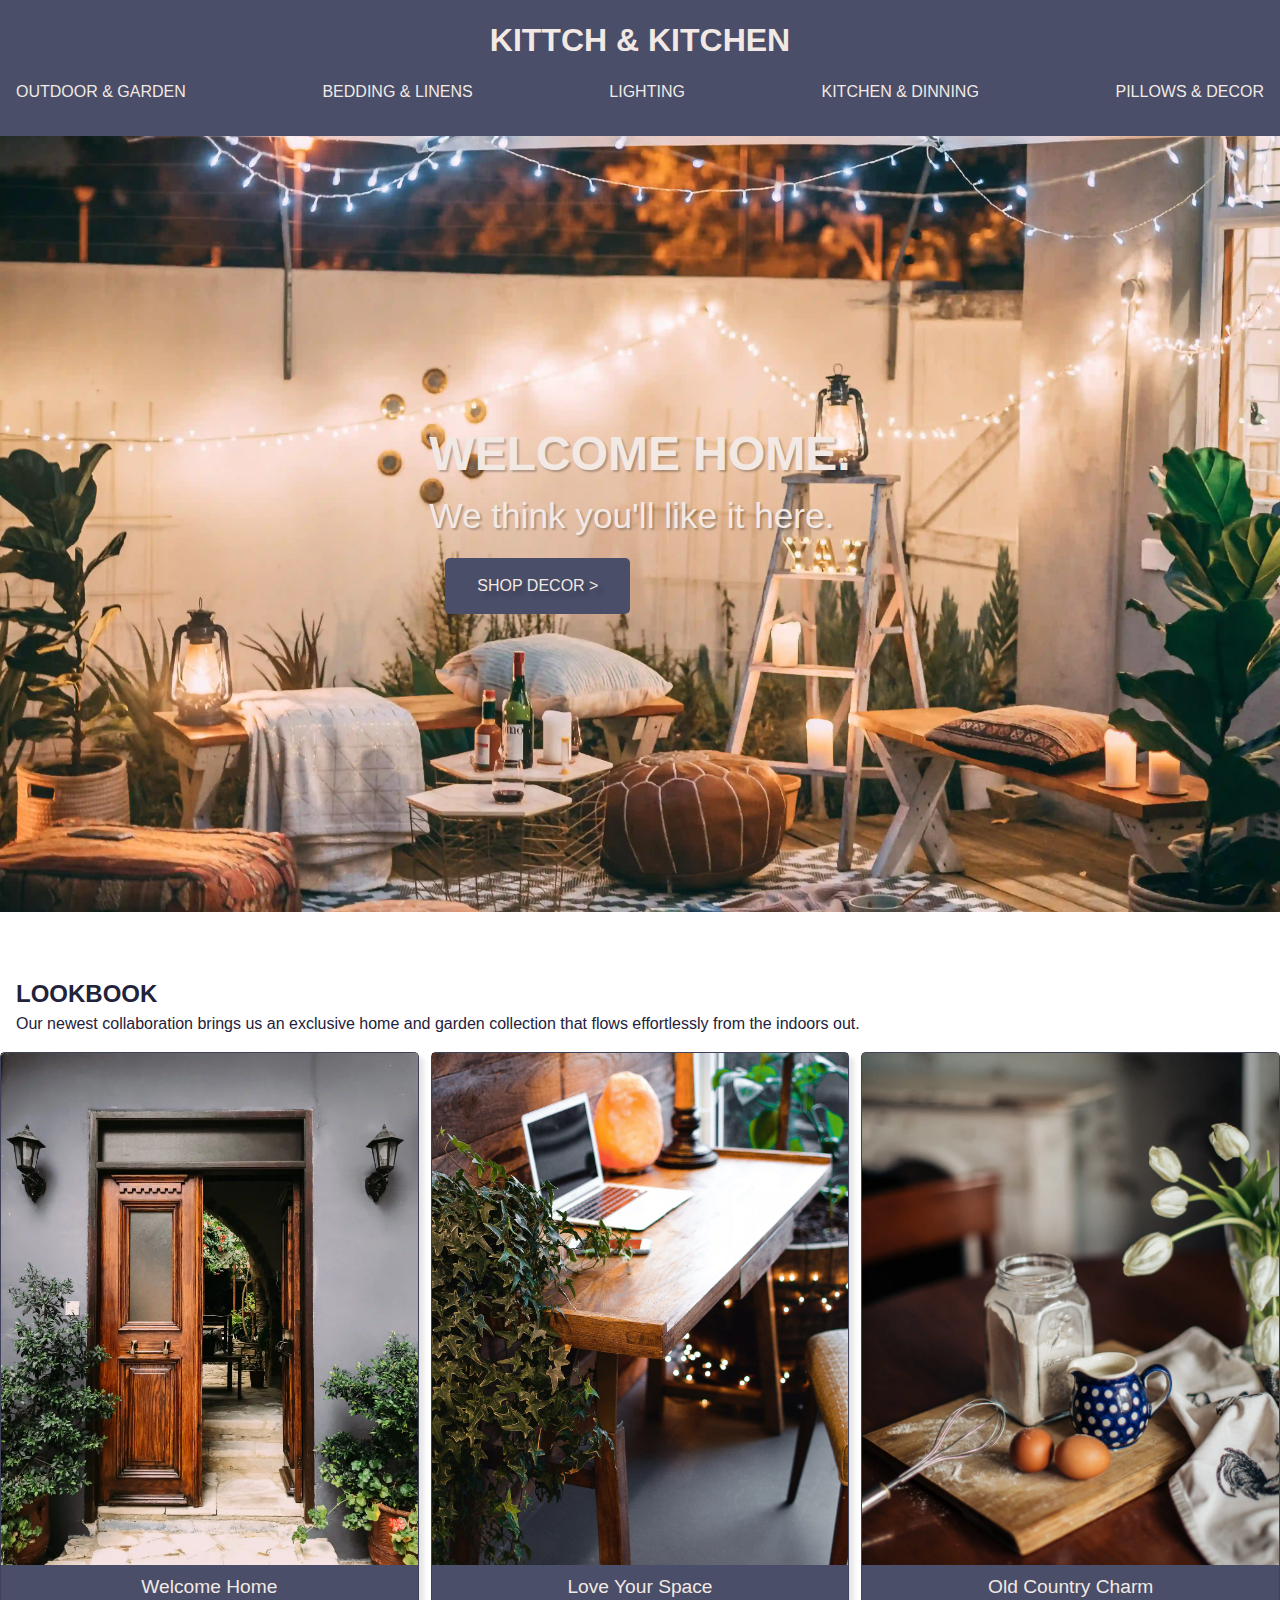
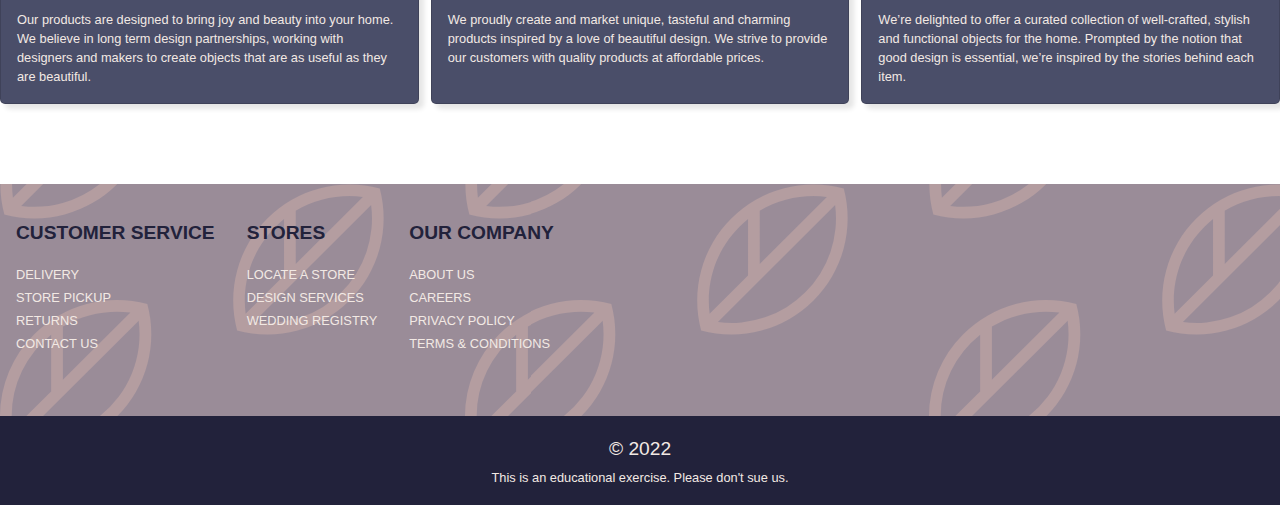
<file: 1530-backgroundimages-class-build/index.html>
<!DOCTYPE html>
<html lang="en">
<head>
	<meta charset="utf-8">
	<meta name="viewport" content="width=device-width, initial-scale=1.0">
	<title>Totally Semantic Title</title>

	<meta name="author" content="student">
	<meta name="description"
		content="This is a faux furniture and decor shop to demonstrate a couple of ways to use background images, such as in hero banners and card components">

	<!-- Stylesheets -->
	<link rel="stylesheet" type="text/css" href="css/modern-reset.css">
	<link rel="stylesheet" type="text/css" href="css/styles.css">
</head>
<body>
	<div class="container">
		<header>
			<nav class="wrapper">
				<h1><a href="#">Kittch &amp; Kitchen</a></h1>
				<ul class="wide-flex">
					<li><a href="#">Outdoor &amp; Garden</a></li>
					<li><a href="#">Bedding &amp; Linens</a></li>
					<li><a href="#">Lighting </a></li>
					<li><a href="#">Kitchen &amp; Dinning</a></li>
					<li><a href="#">Pillows &amp; Decor</a></li>
				</ul>
			</nav>
		</header>
		<main>
			<section class="hero">
				<div class="wrapper">
					<h2>Welcome home.</h2>
					<p>We think you'll like it here.</p>
					<a href="#" class="btn">Shop Decor &gt;</a>
				</div> <!--  end of .wrapper   -->
			</section>
			<section class="wrapper">
				<div class="product-info">
					<h2>Lookbook</h2>
					<p>Our newest collaboration brings us an exclusive home and garden collection that flows
						effortlessly from the indoors out.</p>
				</div>
				<div class="wide-flex">
					<!-- Card 1 -->
					<div class="card">
						<div class="title">
							<h3>Welcome Home</h3>
						</div>
						<!-- this div looks empty here, but we will add img in CSS -->
						<div class="card-bg"></div>
						<div class="description">
							<p>Our products are designed to bring joy and beauty into your home. We believe in long term
								design partnerships, working with designers and makers to create objects that are as
								useful as they are beautiful.</p>
						</div> <!-- end of .description -->
					</div> <!-- end of .card -->
					<!-- Card 2 -->
					<div class="card">
						<div class="title">
							<h3>Love Your Space</h3>
						</div>
						<!-- this div looks empty here, but we will add img in CSS -->
						<div class="card-bg"></div>
						<div class="description">
							<p>We proudly create and market unique, tasteful and charming products inspired by a love of
								beautiful design. We strive to provide our customers with quality products at affordable
								prices.</p>
						</div> <!-- end of .description -->
					</div> <!-- end of .card -->
					<!-- Card 3 -->
					<div class="card">
						<div class="title">
							<h3>Old Country Charm</h3>
						</div>
						<!-- this div looks empty here, but we will add img in CSS -->
						<div class="card-bg"></div>
						<div class="description">
							<p>We’re delighted to offer a curated collection of well-crafted, stylish and functional
								objects for the home. Prompted by the notion that good design is essential, we’re
								inspired by the stories behind each item.</p>
						</div> <!-- end of .description -->
					</div> <!-- end of .card -->

				</div> <!-- end of .wide-flex -->
			</section>
		</main>
		<footer>
			<nav>
				<div class="wide-flex wrapper">
					<div class="footer-links">
						<h2>Customer Service</h2>
						<ul>
							<li><a href="#">Delivery</a></li>
							<li><a href="#">Store Pickup</a></li>
							<li><a href="#">Returns</a></li>
							<li><a href="#">Contact Us</a></li>
						</ul>
					</div> <!-- end of .footer-links -->
					<div class="footer-links">
						<h2>Stores</h2>
						<ul>
							<li><a href="#">Locate a Store</a></li>
							<li><a href="#">Design Services</a></li>
							<li><a href="#">Wedding Registry</a></li>
						</ul>
					</div> <!-- end of .footer-links -->
					<div class="footer-links">
						<h2>Our Company</h2>
						<ul>
							<li><a href="#">About Us</a></li>
							<li><a href="#">Careers</a></li>
							<li><a href="#">Privacy Policy</a></li>
							<li><a href="#">Terms &amp; Conditions</a></li>
						</ul>
					</div> <!-- end of .footer-links -->
				</div> <!-- end of .wide-flex wrapper -->
			</nav>
			<section class="copyright">
				<div class="wrapper">
					<h2>&copy; 2022</h2>
					<p>This is an educational exercise. Please don't sue us.</p>
				</div> <!-- end of .wrapper -->
			</section>
		</footer>
	</div>
</body>
</html>
</file>
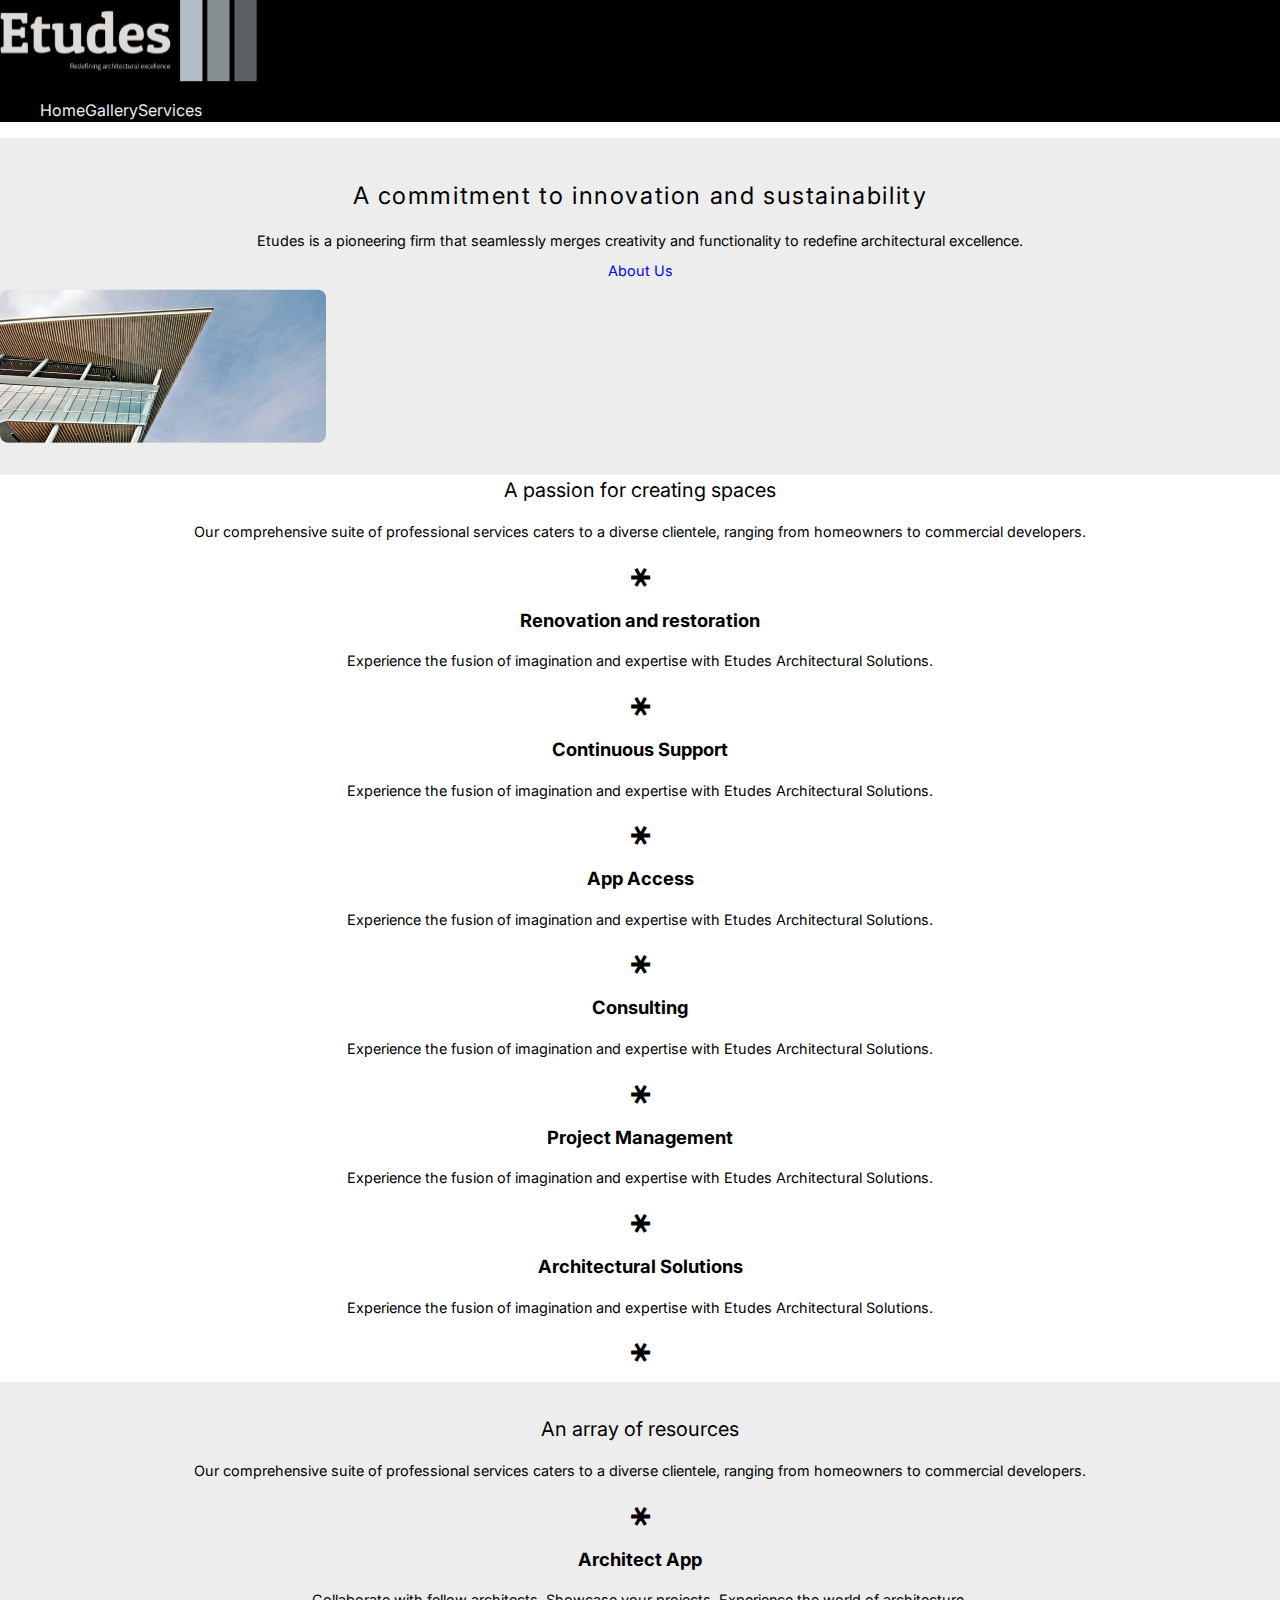
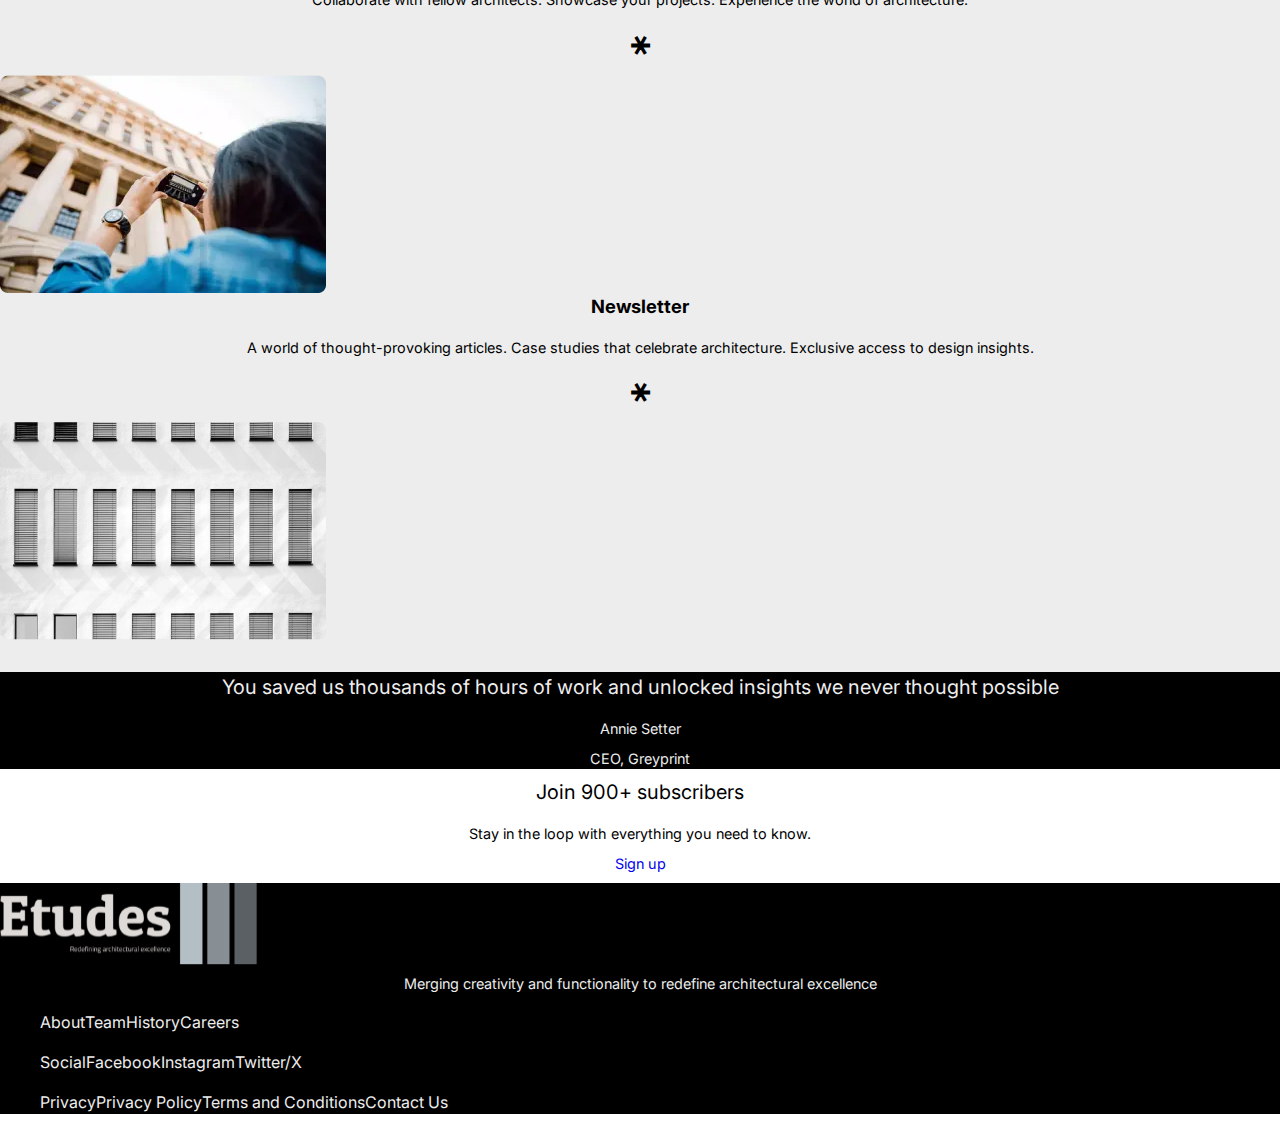
<file: assignment-1/index.html>
<!-- ⚹	9913	26B9	SEXTILE -->
<!DOCTYPE html>
<html lang="en">
<head>
    <meta charset="UTF-8">
    <meta name="viewport" content="width=device-width, initial-scale=1.0">
    <!-- Google font: inter -->
    <link rel="preconnect" href="https://fonts.googleapis.com">
    <link rel="preconnect" href="https://fonts.gstatic.com" crossorigin>
    <link href="https://fonts.googleapis.com/css2?family=Inter:wght@100..900&display=swap" rel="stylesheet">
    <!-- Stylesheets -->
    <link rel="stylesheet" type="text/css" href="css/modern-reset.css">
    <link rel="stylesheet" type="text/css" href="css/styles.css">
    <title>Etudes | Architectural Profession</title>
</head>
<body>
    <header class="black-section">
        <nav>
            <h1> <img src="img/Link → Heading 1 → logo-no-background-2-768x238.svg" alt="Etudes Logo"></h1>
            <ul>
                <li><a href="index.html">Home</a></li>
                <li><a href="#">Gallery</a></li>
                <li><a href="#">Services</a></li>
            </ul>
        </nav>
    </header>
    <main>
        <div class="gray-section">
            <h2>A commitment to innovation and sustainability</h2>
            <p>Etudes is a pioneering firm that seamlessly merges creativity and functionality to redefine architectural
                excellence.</p>
            <p><a href="#">About Us</a></p>
            <img src="img/building-exterior-small.webp" alt="A modern building in sunny day">
        </div>

        <section class="home-middle">
            <h3>A passion for creating spaces</h3>
            <p>Our comprehensive suite of professional services caters to a diverse clientele, ranging from homeowners
                to commercial developers.</p>
            <p class="star">&#9913;</p>

            <section>
                <h4>Renovation and restoration</h4>
                <p>Experience the fusion of imagination and expertise with Etudes Architectural Solutions.</p>
                <p class="star">&#9913;</p>
            </section>
            <section>
                <h4>Continuous Support</h4>
                <p>Experience the fusion of imagination and
                    expertise with Etudes Architectural Solutions.</p>
                <p class="star">&#9913;</p>
            </section>
            <section>
                <h4>App Access</h4>
                <p>Experience the fusion of imagination and
                    expertise with Etudes Architectural Solutions.</p>
                <p class="star">&#9913;</p>
            </section>
            <section>
                <h4>Consulting</h4>
                <p>Experience the fusion of imagination and
                    expertise with Etudes Architectural Solutions.</p>
                <p class="star">&#9913;</p>
            </section>
            <section>
                <h4>Project Management</h4>
                <p>Experience the fusion of imagination and
                    expertise with Etudes Architectural Solutions.</p>
                <p class="star">&#9913;</p>
            </section>
            <section>
                <h4>Architectural Solutions</h4>
                <p>Experience the fusion of imagination and
                    expertise with Etudes Architectural Solutions.</p>
                <p class="star">&#9913;</p>
            </section>

        </section>

        <section class="home-bottom gray-section">
            <h3>An array of resources</h3>
            <p>Our comprehensive suite of professional
                services caters to a diverse clientele, ranging
                from homeowners to commercial developers.</p>
            <p class="star">&#9913;</p>
            <section>
                <h4>Architect App</h4>
                <p>Collaborate with fellow architects. Showcase your projects. Experience the world of architecture.</p>
                <p class="star">&#9913;</p>
                <img src="img/tourist-and-building-small.webp" alt="A tourist takes picture of a building">
            </section>
            <section>
                <h4>Newsletter</h4>
                <p>A world of thought-provoking articles.
                    Case studies that celebrate architecture.
                    Exclusive access to design insights.</p>
                <p class="star">&#9913;</p>
                <img src="img/windows-small.webp" alt="Many gray windows">
            </section>
        </section>

        <section class="motto black-section">
            <h3>You saved us thousands of hours of work and unlocked insights we never thought possible</h3>
            <p>Annie Setter</p>
            <p>CEO, Greyprint</p>
        </section>

        <section class="subscription">
            <h3>Join 900+ subscribers</h3>
            <p>Stay in the loop with everything you need to know.</p>
            <p><a href="#">Sign up</a></p>
        </section>

        <footer class="black-section">
            <img src="img/Link → Heading 1 → logo-no-background-2-768x238.svg" alt="Etudes Logo">
            <p>Merging creativity and functionality to redefine architectural excellence</p>
            <nav>
                <ul class="footer-links">
                    <li>About</li>
                    <li><a href="#">Team</a></li>
                    <li><a href="#">History</a></li>
                    <li><a href="#">Careers</a></li>
                </ul>
                <ul class="footer-links">
                    <li>Social</li>
                    <li><a href="#">Facebook</a></li>
                    <li><a href="#">Instagram</a></li>
                    <li><a href="#">Twitter/X</a></li>
                </ul>
                <ul class="footer-links">
                    <li>Privacy</li>
                    <li><a href="#">Privacy Policy</a></li>
                    <li><a href="#">Terms and Conditions</a></li>
                    <li><a href="#">Contact Us</a></li>
                </ul>
            </nav>
        </footer>
    </main>
</body>
</html>
</file>
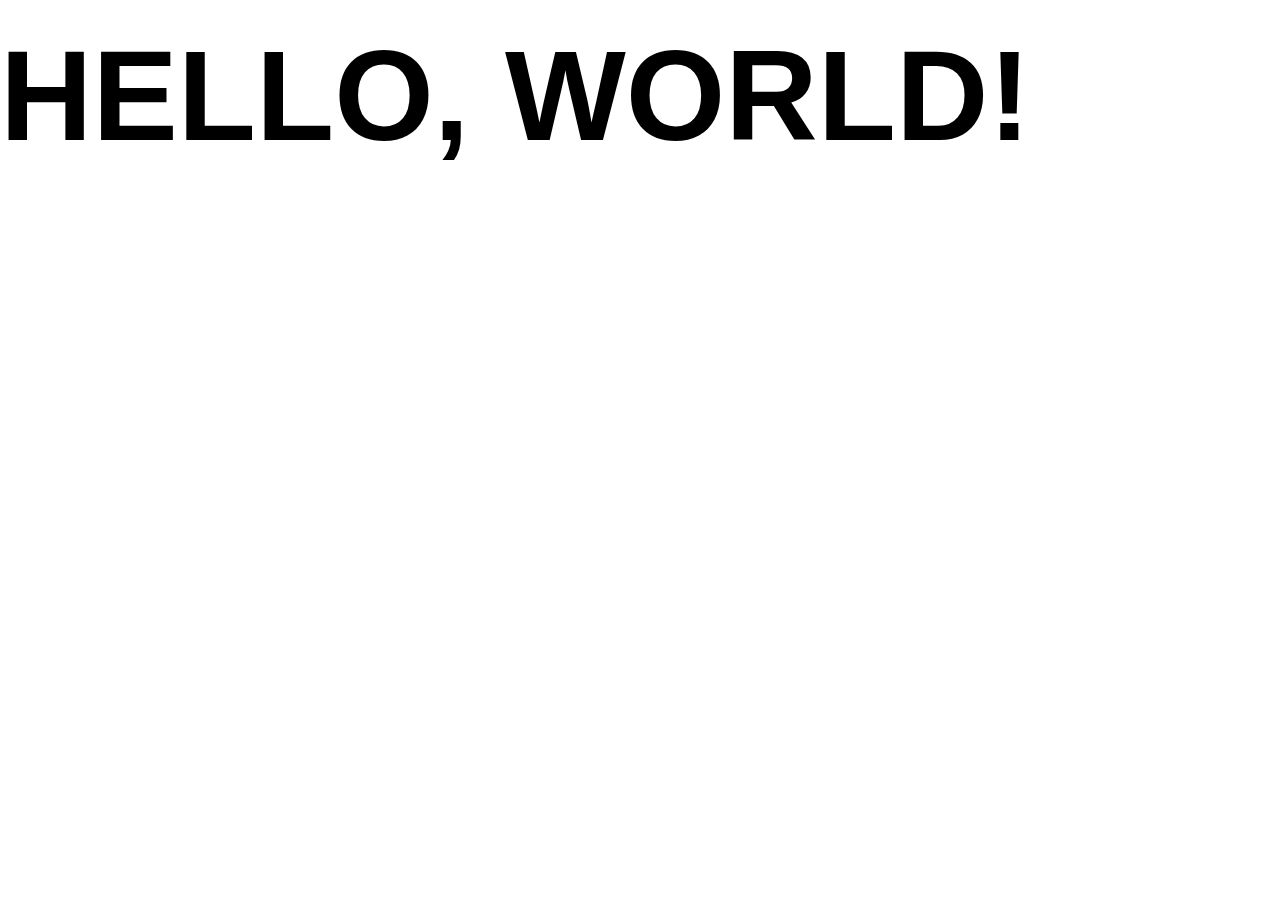
<file: assignment-3/dmit-1530-assignment-3-start/index.html>
<!DOCTYPE html>
<html lang="en">
	<head>
		<meta charset="utf-8">
		<meta name="viewport" content="width=device-width, initial-scale=1.0">
		<title>Totally Semantic Title</title>

		<!-- Meta Information -->
		<meta name="author" content=" ">
		<meta name="description" content=" ">

		<!-- Google Fonts -->
		<link rel="preconnect" href="https://fonts.googleapis.com">
		<link rel="preconnect" href="https://fonts.gstatic.com" crossorigin>
		<link href="https://fonts.googleapis.com/css2?family=Monoton&family=Rubik:wght@300;400;700&display=swap" rel="stylesheet">

		<!-- Stylesheets -->
		<link rel="stylesheet" type="text/css" href="css/modern-reset.css">
		<link rel="stylesheet" type="text/css" href="css/styles.css">
	</head>
	<body>
		<div class="container">
			<h1>Hello, world!</h1>
		</div>
	</body>
</html>
</file>
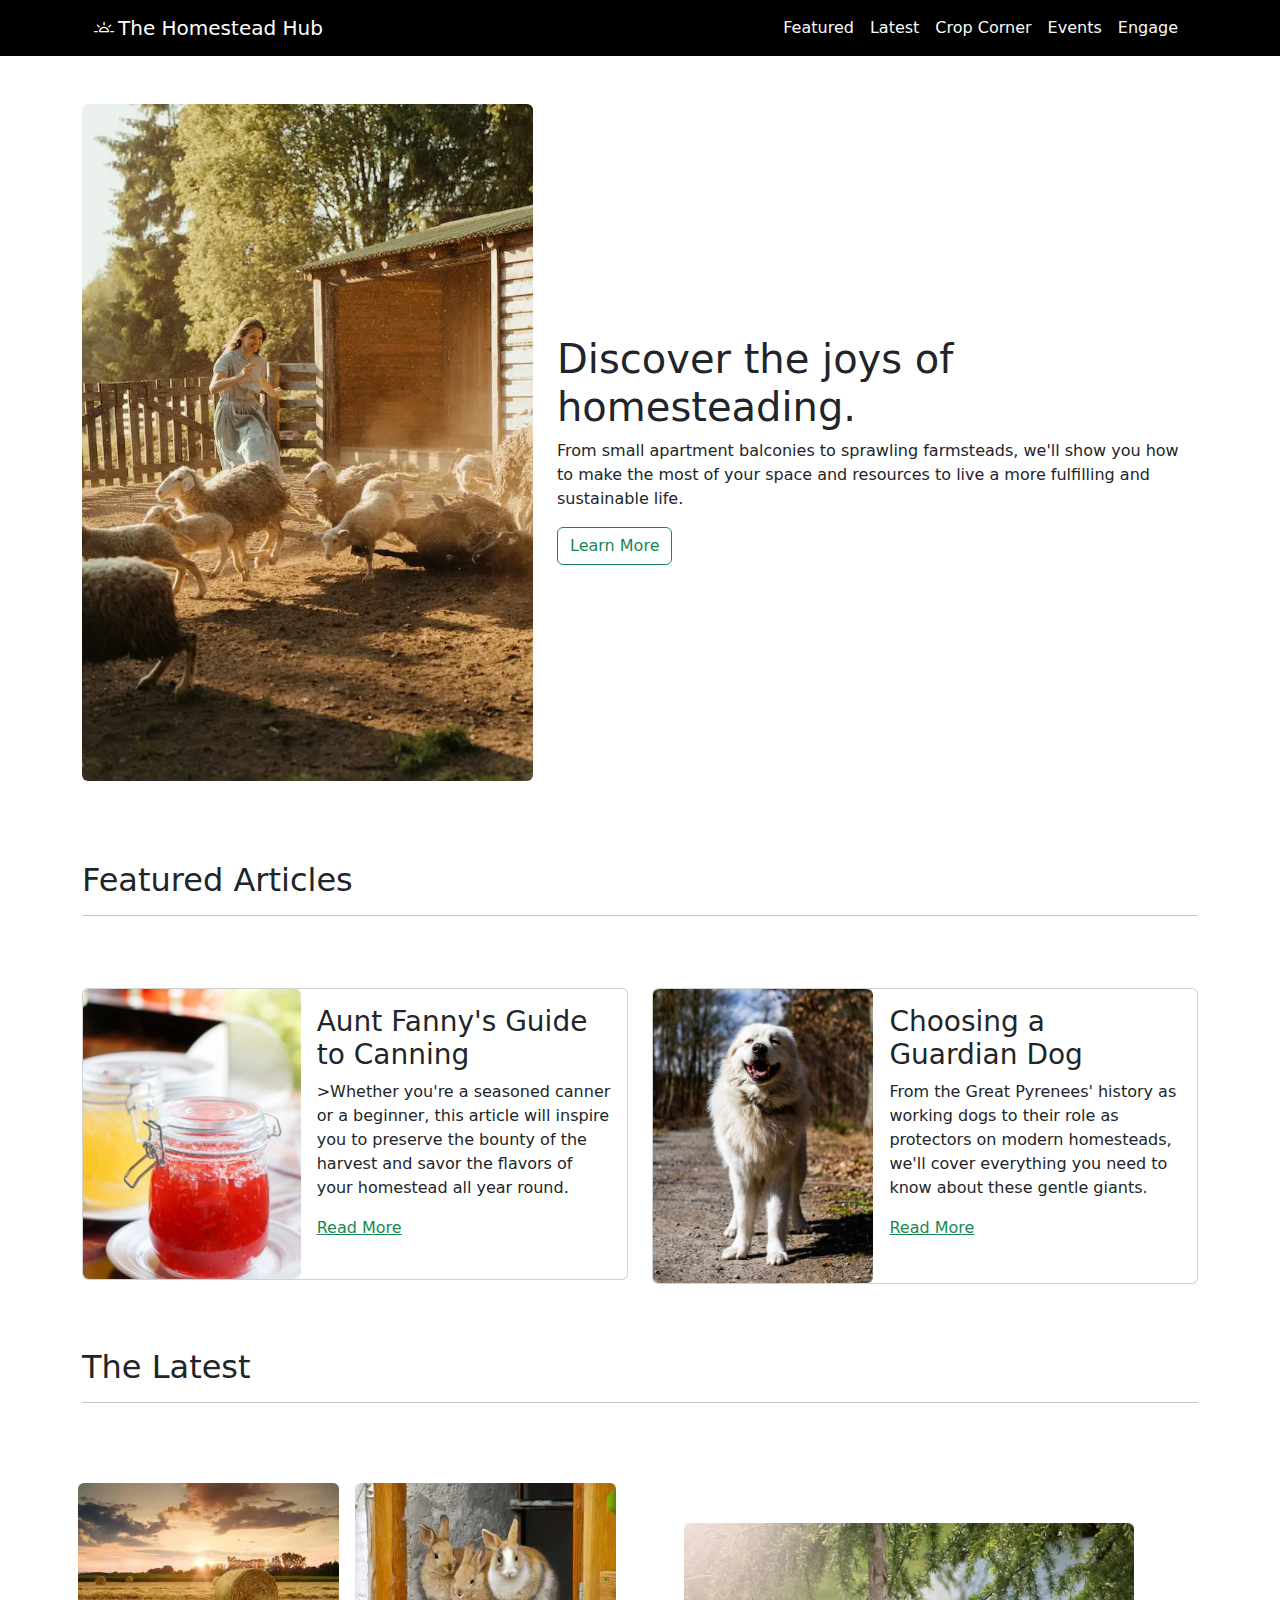
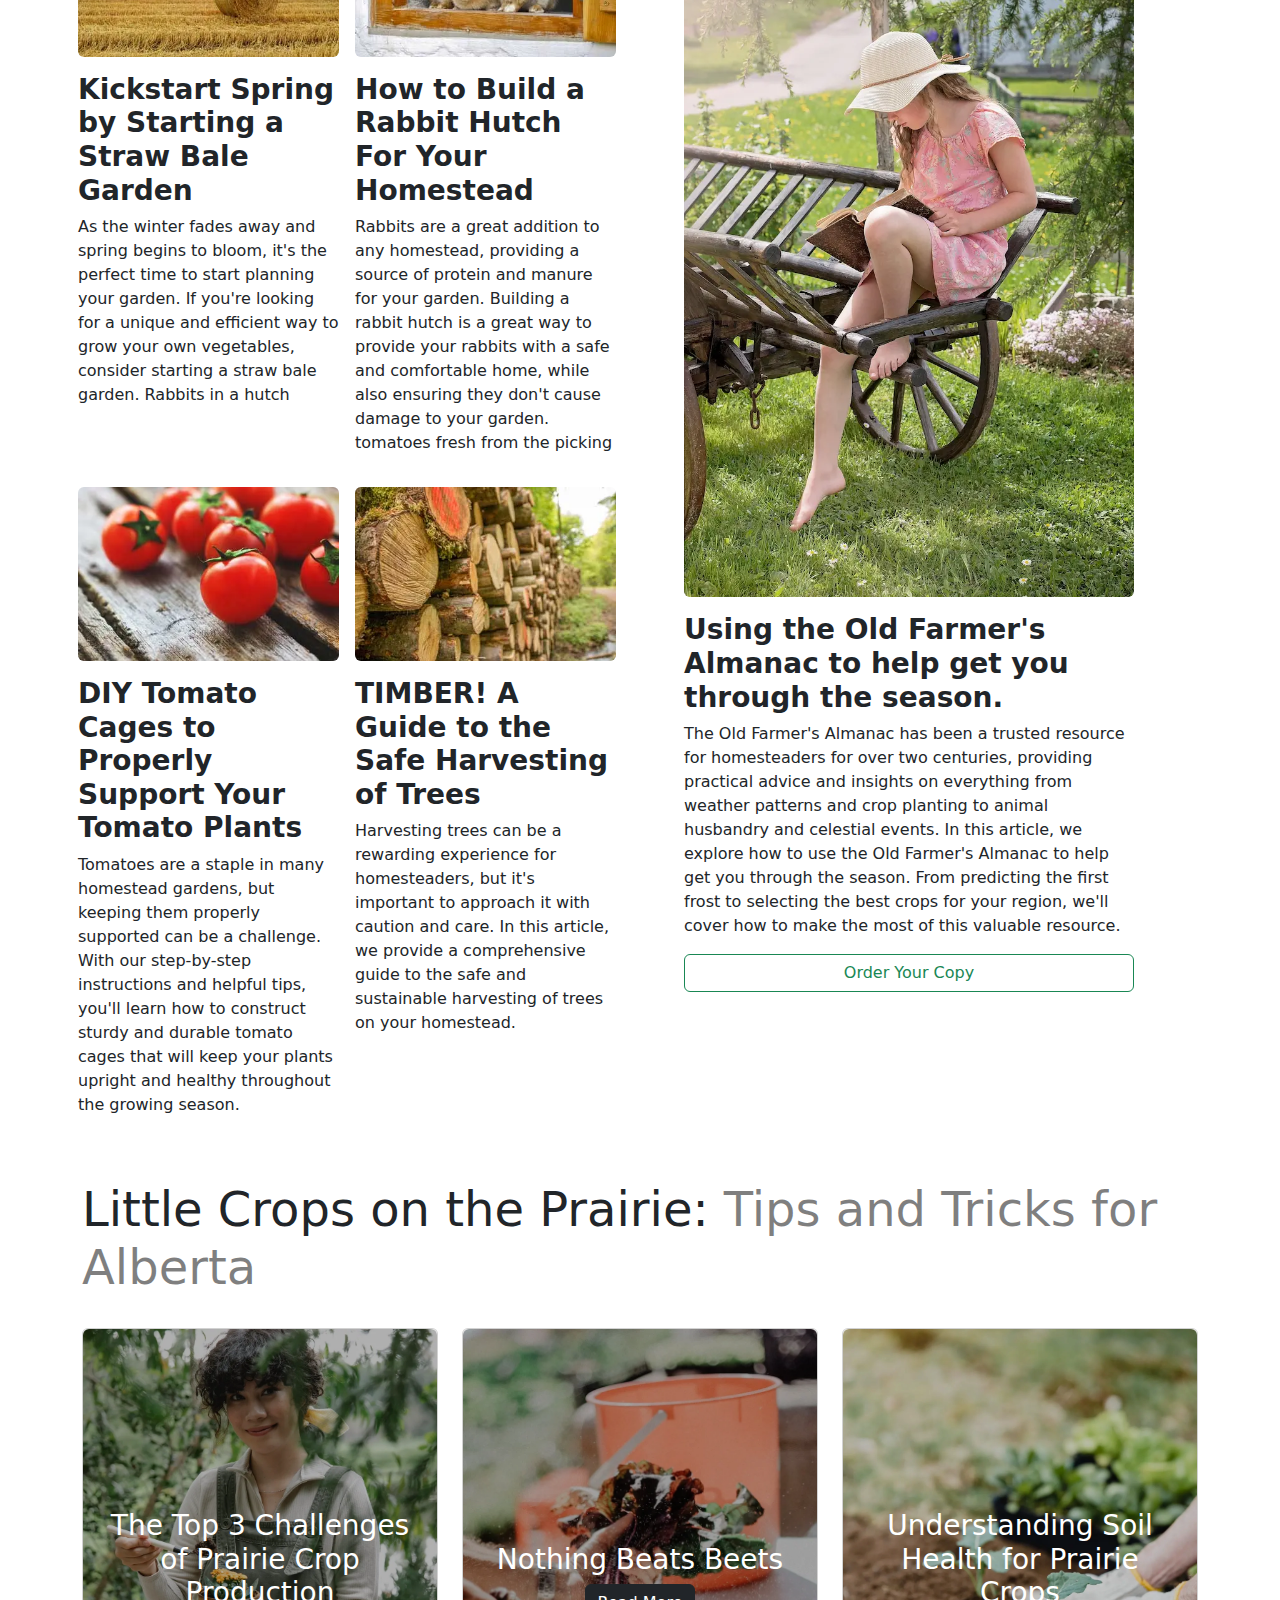
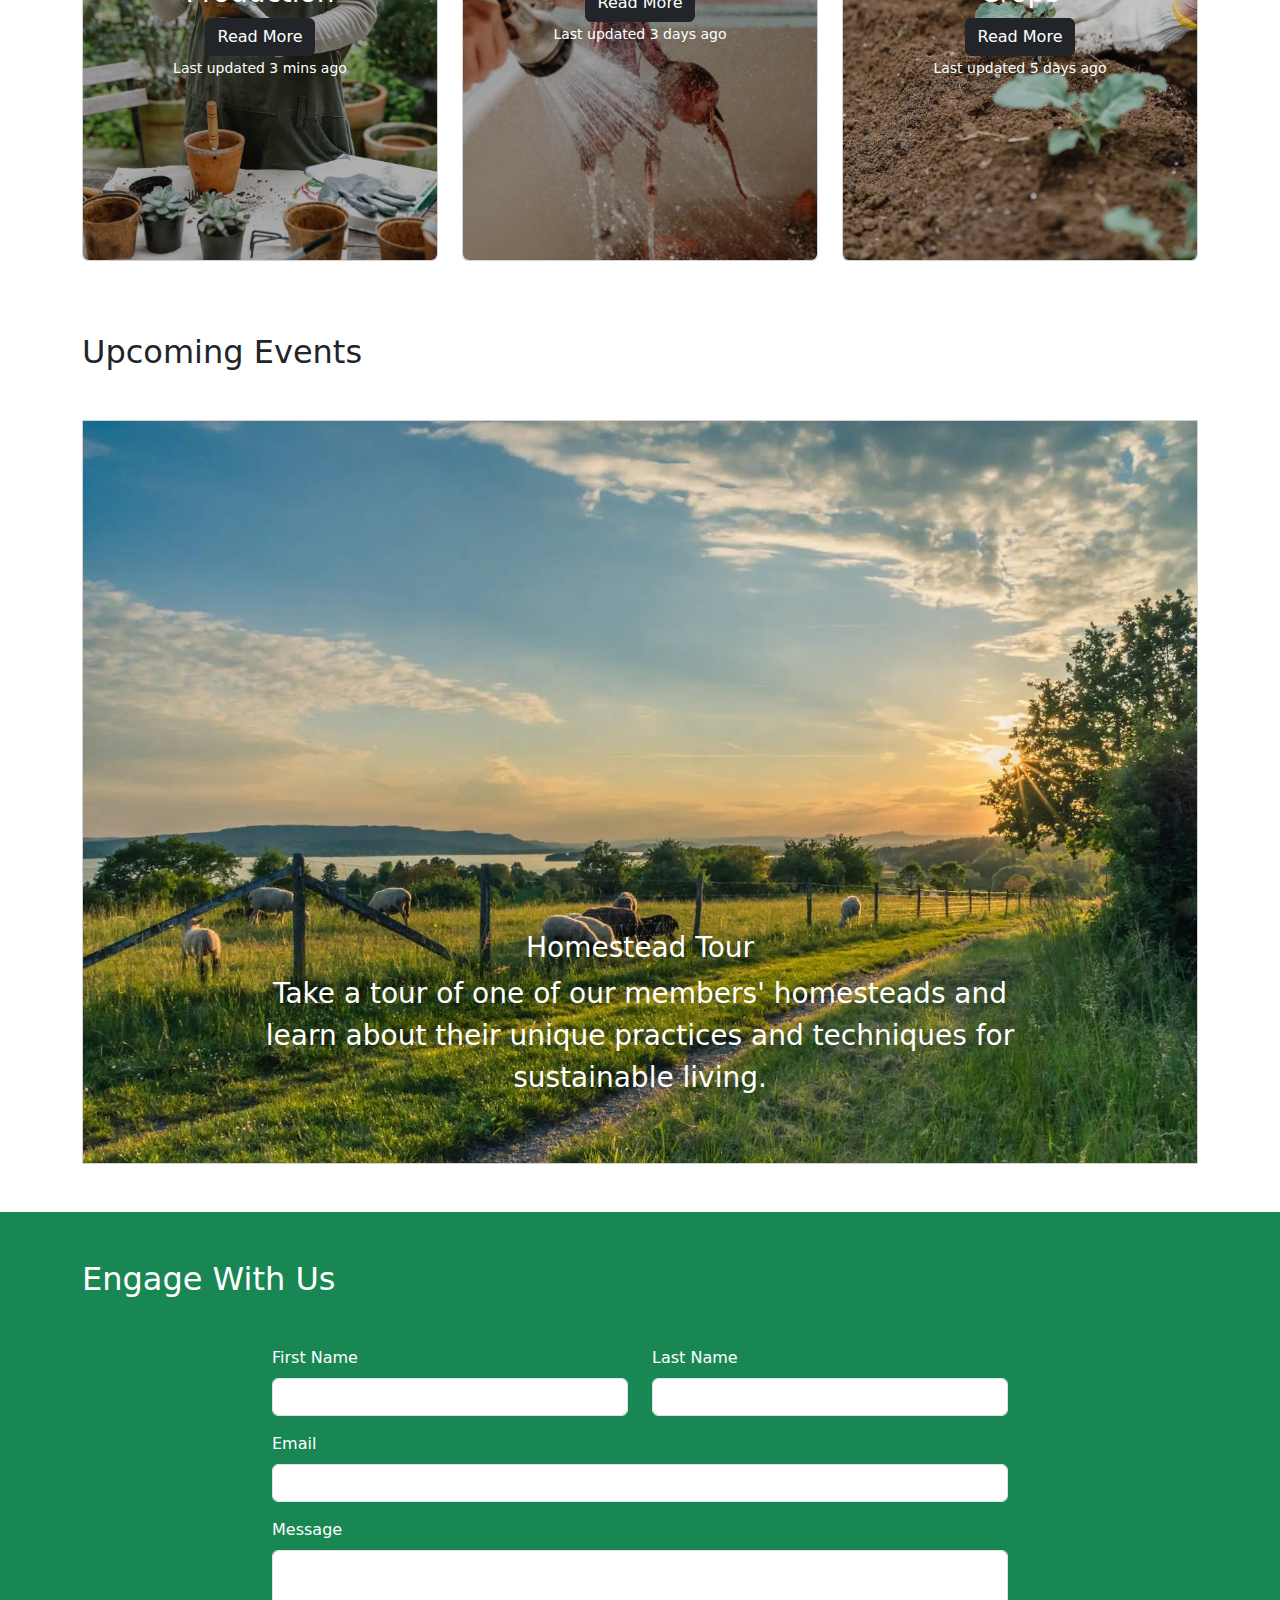
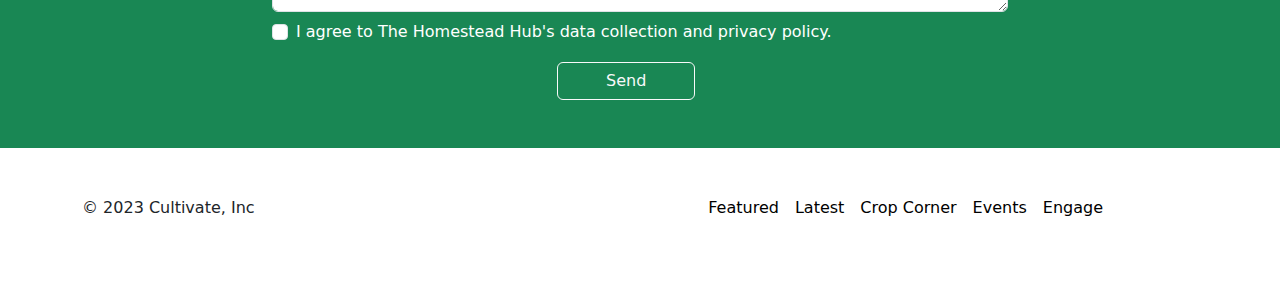
<file: assignment-4/dmit-1530-assignment-4-ying-tao/index.html>
<!doctype html>
<html lang="en">
<head>
    <!-- Required Meta Tags -->
    <meta charset="utf-8">
    <meta content="width=device-width, initial-scale=1" name="viewport">

    <!-- Additional Meta Tags -->
    <meta content="csd-yt" name="author">
    <meta content="1530-a4" name="description">

    <!-- Bootstrap CSS -->
    <link crossorigin="anonymous" href="https://cdn.jsdelivr.net/npm/bootstrap@5.3.3/dist/css/bootstrap.min.css"
          integrity="sha384-QWTKZyjpPEjISv5WaRU9OFeRpok6YctnYmDr5pNlyT2bRjXh0JMhjY6hW+ALEwIH" rel="stylesheet">
    <!-- Bootstrap Icons Library -->
    <link href="https://cdn.jsdelivr.net/npm/bootstrap-icons@1.8.1/font/bootstrap-icons.css" rel="stylesheet">

    <title>The Homestead Hub</title>
</head>
<body>
<header class="bg-black">
    <div class="container position-sticky">
        <nav class="navbar navbar-expand-lg" data-bs-theme="dark">
            <div class="container-fluid text-white">
                <a class="navbar-brand" href="#"><i class="bi bi-brightness-alt-high me-1"></i>The Homestead Hub</a>
                <button aria-controls="navbarNav" aria-expanded="false" aria-label="Toggle navigation"
                        class="navbar-toggler"
                        data-bs-target="#navbarNav" data-bs-toggle="collapse" type="button">
                    <span class="navbar-toggler-icon"></span>
                </button>
                <div class="collapse navbar-collapse justify-content-lg-end" id="navbarNav">
                    <ul class="navbar-nav">
                        <li class="nav-item">
                            <a class="nav-link link-light" href="#">Featured</a>
                        </li>
                        <li class="nav-item">
                            <a class="nav-link link-light" href="#">Latest</a>
                        </li>
                        <li class="nav-item">
                            <a class="nav-link link-light" href="#">Crop Corner</a>
                        </li>
                        <li class="nav-item">
                            <a class="nav-link link-light" href="#">Events</a>
                        </li>
                        <li class="nav-item">
                            <a class="nav-link link-light" href="#">Engage</a>
                        </li>
                    </ul>
                </div>
            </div>
        </nav>
    </div>

</header>

<main>
    <!--     banner -->
    <section class="my-5">
        <div class="container ">

            <div class="row d-md-flex flex-md-row justify-content-md-center align-items-md-center">
                <div class="mb-3 col-md-5">
                    <img alt="Woman with sheep in the sunlight" class="rounded img-fluid"
                         src="img/hero.webp">
                </div>
                <div class="col-md-7">
                    <h1>Discover the joys of homesteading.</h1>
                    <p>From small apartment balconies to sprawling farmsteads, we'll show you how to make the most of
                        your
                        space and resources to live a more fulfilling and sustainable life. </p>
                    <a class="btn btn-outline-success" href="#">Learn More</a>
                </div>
            </div>
        </div>
    </section>
    <!-- featured articles -->
    <section class="my-5">
        <div class="container">
            <h2 class="my-3 py-3 border-bottom border-secondary-subtle">Featured Articles</h2>
            <div class="my-5 row row-cols-1 row-cols-xl-2 g-4">

                <div class="col">
                    <div class="card d-md-flex flex-md-row">
                        <div>
                            <img alt="A can of jam" class="rounded img-fluid" src="img/fanny-cans.webp">
                        </div>
                        <div class="card-body">
                            <h3 class="card-title">Aunt Fanny's Guide to Canning</h3>
                            <p class="card-text">>Whether you're a seasoned canner or a beginner, this article will
                                inspire you to preserve
                                the
                                bounty of the harvest and savor the flavors of your homestead all year round.</p>
                            <a class="link-success" href="#">Read More</a>
                        </div>
                    </div>
                </div>

                <div class="col">
                    <div class="card d-md-flex flex-md-row">
                        <div>
                            <img alt="A smiling guardian dog" class="rounded img-fluid" src="img/great-pyr.webp">
                        </div>
                        <div class="card-body">
                            <h3 class="card-title">Choosing a Guardian Dog</h3>
                            <p class="card-text">From the Great Pyrenees' history as working dogs to their role as
                                protectors on modern
                                homesteads, we'll cover everything you need to know about these gentle giants.</p>
                            <a class="link-success" href="#">Read More</a>
                        </div>
                    </div>
                </div>

            </div>
        </div>
    </section>
    <!-- The latest -->
    <section class="my-5">
        <div class="container">
            <h2 class="my-3 py-3 border-bottom border-secondary-subtle">The Latest</h2>
            <div class="row row-cols-1 row-cols-lg-2 g-4 mt-5">

                <div class="col row row-cols-2 row-cols-md-2 g-3">
                    <div class="col">
                        <div class="card border border-0">
                            <div>
                                <img alt="A big straw bale" class="rounded img-fluid" src="img/straw-bales-410.webp">
                            </div>
                            <div class="mt-3">
                                <h3 class="fw-bold">Kickstart Spring by Starting a Straw Bale Garden</h3>
                                <p>As the winter fades away and spring begins to bloom, it's the
                                    perfect time to start
                                    planning
                                    your
                                    garden. If you're looking for a unique and efficient way to grow your own
                                    vegetables,
                                    consider
                                    starting a straw bale garden.
                                    Rabbits in a hutch</p>
                            </div>
                        </div>
                    </div>

                    <div class="col">
                        <div class="card border border-0">
                            <div>
                                <img alt="Three rabbits cuddled together" class="rounded img-fluid"
                                     src="img/rabbit-hutch-410.webp">
                            </div>
                            <div class="mt-3">
                                <h3 class="fw-bold">How to Build a Rabbit Hutch For Your Homestead</h3>
                                <p>Rabbits are a great addition to any homestead, providing a source of protein
                                    and
                                    manure for
                                    your
                                    garden. Building a rabbit hutch is a great way to provide your rabbits with
                                    a
                                    safe
                                    and
                                    comfortable home, while also ensuring they don't cause damage to your
                                    garden.
                                    tomatoes fresh from the picking</p>
                            </div>
                        </div>
                    </div>

                    <div class="col">
                        <div class="card border border-0">
                            <div>
                                <img alt="Some tomatoes on table" class="rounded img-fluid" src="img/tomatoes-410.webp">
                            </div>
                            <div class="mt-3">
                                <h3 class="fw-bold">DIY Tomato Cages to Properly Support Your Tomato Plants</h3>
                                <p>Tomatoes are a staple in many homestead gardens, but keeping them properly supported
                                    can be a
                                    challenge. With our step-by-step instructions and helpful tips, you'll learn how to
                                    construct
                                    sturdy and durable tomato cages that will keep your plants upright and healthy
                                    throughout
                                    the
                                    growing season.</p>
                            </div>
                        </div>
                    </div>

                    <div class="col">
                        <div class="card border border-0">
                            <div>
                                <img alt="A big pile of lumber" class="rounded img-fluid" src="img/lumber-410.webp">
                            </div>
                            <div class="mt-3">
                                <h3 class="fw-bold">TIMBER! A Guide to the Safe Harvesting of Trees</h3>
                                <p>Harvesting trees can be a rewarding experience for homesteaders, but it's important
                                    to
                                    approach
                                    it with caution and care. In this article, we provide a comprehensive guide to the
                                    safe and
                                    sustainable harvesting of trees on your homestead.</p>
                            </div>
                        </div>
                    </div>

                </div>

                <div class="col">
                    <div class="card align-items-lg-center p-5 border border-0">
                        <div>
                            <img alt="A woman with hat reading a book" class="rounded img-fluid"
                                 src="img/reading.webp">
                        </div>
                        <div class="mt-3">
                            <h3 class="fw-bold">Using the Old Farmer's Almanac to help get you through the
                                season.</h3>
                            <p>The Old Farmer's Almanac has been a trusted resource for
                                homesteaders for over two
                                centuries,
                                providing practical advice and insights on everything from weather patterns and
                                crop
                                planting to
                                animal husbandry and celestial events. In this article, we explore how to use
                                the Old
                                Farmer's
                                Almanac to help get you through the season. From predicting the first frost to
                                selecting
                                the
                                best
                                crops for your region, we'll cover how to make the most of this valuable
                                resource. </p>
                            <a class="btn btn-outline-success w-100" href="#">Order Your Copy</a>
                        </div>
                    </div>
                </div>
            </div>

        </div>
    </section>
    <!-- crop corner -->
    <section class="my-5">
        <div class="container">
            <h2 class="display-5">Little Crops on the Prairie: <span
                    class="text-black-50">Tips and Tricks for Alberta</span></h2>
            <div class="row row-cols-1 row-cols-md-3 text-center">

                <div class="col">
                    <div class="card text-white my-4">
                        <img alt="A woman is holding a pot of plant" class="rounded img-fluid card-img"
                             src="img/transplanting.webp">
                        <div class="card-img-overlay d-flex flex-column justify-content-center align-items-center">
                            <h3 class="card-title">The Top 3 Challenges of Prairie Crop Production</h3>
                            <a class="btn btn-dark" href="#">Read More</a>
                            <p class="card-text"><small>Last updated 3 mins ago</small></p>
                        </div>
                    </div>
                </div>

                <div class="col">
                    <div class="card text-white my-4">
                        <img alt="Washing beet root" class="rounded img-fluid card-img" src="img/beets.webp">
                        <div class="card-img-overlay d-flex flex-column justify-content-center align-items-center">
                            <h3 class="card-title">Nothing Beats Beets</h3>
                            <a class="btn btn-dark" href="#">Read More</a>
                            <p class="card-text"><small>Last updated 3 days ago</small></p>
                        </div>
                    </div>
                </div>

                <div class="col">
                    <div class="card text-white my-4">
                        <img alt="Planting seedling" class="rounded img-fluid card-img" src="img/veggie-patch.webp">
                        <div class="card-img-overlay d-flex flex-column justify-content-center align-items-center">
                            <h3 class="card-title">Understanding Soil Health for Prairie Crops</h3>
                            <a class="btn btn-dark" href="#">Read More</a>
                            <p class="card-text"><small>Last updated 5 days ago</small></p>
                        </div>
                    </div>
                </div>

            </div>

        </div>
    </section>
    <!-- events -->
    <section class="my-5">
        <div class="container">
            <h2 class="my-5">Upcoming Events</h2>
            <div class="text-center">
                <div class="card text-white d-xl-none d-xxl-block d-xxl-none rounded-0">
                    <img alt="Two big cans of preserve on table" class="img-fluid card-img rounded-0" src="img/cans.webp">
                    <div class="card-img-overlay d-flex justify-content-center align-items-sm-center align-items-md-end w-75 mx-auto">
                        <div class="py-4">
                            <h3 class="card-title">Canning Workshop</h3>
                            <p class="card-text">Learn the art of canning from our expert homesteaders and discover
                                how to preserve the harvest
                                and
                                savor the flavors of your homestead all year round</p>
                        </div>
                    </div>
                </div>

                <div class="card text-white d-none d-xl-block rounded-0">
                    <img alt="Grand Prairie with sheep in sunrise" class="img-fluid card-img rounded-0"
                         src="img/sunrise.webp">
                    <div class="card-img-overlay d-flex justify-content-center align-items-sm-center align-items-md-end w-75 mx-auto">
                        <div class="pb-5">
                            <h3 class="card-title">Homestead Tour</h3>
                            <p class="card-text fs-3">Take a tour of one of our members' homesteads and learn about
                                their
                                unique
                                practices and techniques for sustainable living.</p>
                        </div>
                    </div>
                </div>

            </div>

        </div>
    </section>
<!-- contact form -->
    <section class="my-5">
        <div class="bg-success text-white">
            <div class="container">
                <h2 class="my-5 pt-5">Engage With Us</h2>
                <div >
                    <form action="#" method="POST" class="pb-5 row gy-3">

                            <div class=" col-12 col-md-4 offset-md-2">
                                <label for="first-name" class="form-label">First Name</label>
                                <input id="first-name" name="first-name" type="text" class="form-control">
                            </div>
                            <div class=" col-12 col-md-4">
                                <label for="last-name" class="form-label">Last Name</label>
                                <input id="last-name" name="last-name" type="text" class="form-control">
                            </div>

                        <div class=" col-12 col-md-8 offset-md-2">
                            <label for="email" class="form-label">Email</label>
                            <input id="email" name="email" type="email" class="form-control">
                        </div>
                        <div class="col-12 col-md-8 offset-md-2">
                            <label for="message" class="form-label">Message</label>
                            <textarea id="message" name="message" class="form-control"></textarea>
                        </div>
                        <div class="mt-2 col-12 col-md-8 offset-md-2">
                            <div class="form-check">
                                <input id="accept" required type="checkbox" class="form-check-input">
                                <label for="accept" class="form-check-label">I agree to The Homestead Hub's
                                    data collection and privacy policy.</label>
                            </div>
                        </div>
                        <div class="col-4 offset-4 col-md-2 offset-md-5">
                            <button type="submit" class="btn btn-outline-light px-5">Send</button>
                        </div>
                    </form>
                </div>
            </div>

        </div>
    </section>

</main>

<footer class="my-5">
    <div class="container">
        <div class="row">
            <p class="col-6 offset-3 col-lg-5 offset-lg-0">&copy; 2023 Cultivate, Inc</p>

                <ul class="col-12 col-lg-6 list-unstyled d-inline-flex justify-content-start justify-content-lg-end">
                    <li><a href="#" class="text-decoration-none text-black me-3">Featured</a></li>
                    <li><a href="#" class="text-decoration-none text-black me-3">Latest</a></li>
                    <li><a href="#" class="text-decoration-none text-black me-3">Crop Corner</a></li>
                    <li><a href="#" class="text-decoration-none text-black me-3">Events</a></li>
                    <li><a href="#" class="text-decoration-none text-black">Engage</a></li>
                </ul>
        </div>
    </div>
</footer>

<script crossorigin="anonymous"
        integrity="sha384-YvpcrYf0tY3lHB60NNkmXc5s9fDVZLESaAA55NDzOxhy9GkcIdslK1eN7N6jIeHz"
        src="https://cdn.jsdelivr.net/npm/bootstrap@5.3.3/dist/js/bootstrap.bundle.min.js"></script>
</body>
</html>
</file>
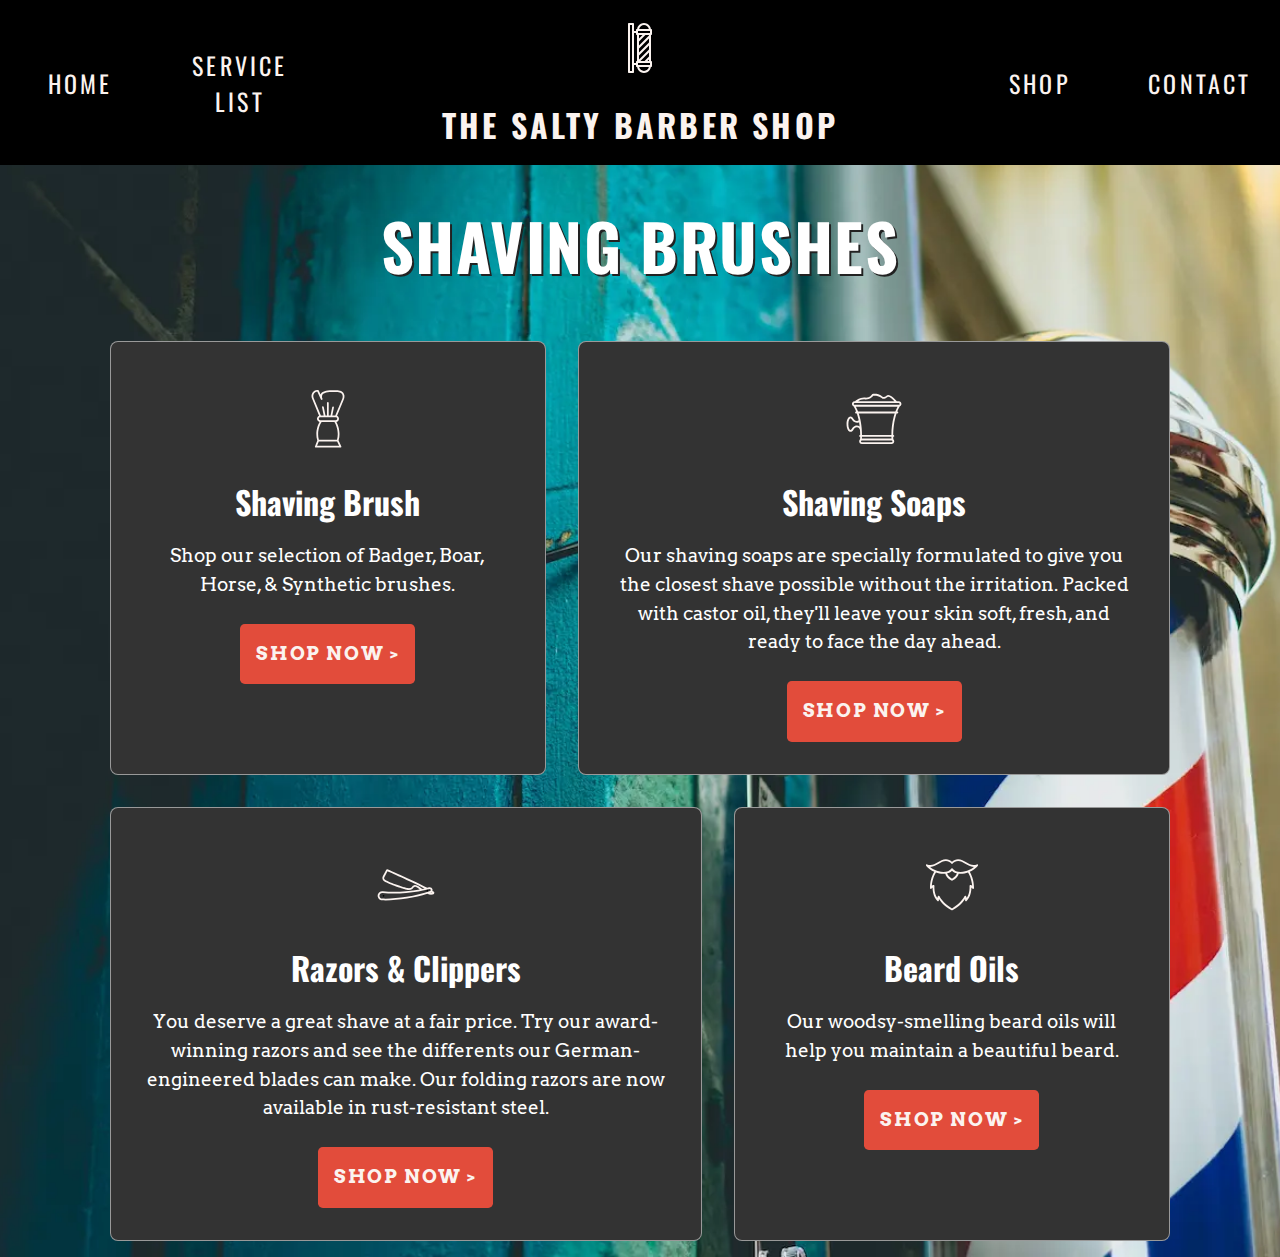
<file: demo-flexgrow-flexshrink-basis-start/demo-flexgrow-flexshrink-basis-start/index.html>
<!DOCTYPE html>
<html lang="en">
<head>
    <meta charset="UTF-8">
    <meta name="viewport" content="width=device-width, initial-scale=1.0">
    <title>Demo - Flex Grow, Flex Shrink, Basis</title>

    <!-- Google Fonts -->
    <link rel="preconnect" href="https://fonts.googleapis.com">
    <link rel="preconnect" href="https://fonts.gstatic.com" crossorigin>
    <link href="https://fonts.googleapis.com/css2?family=Arvo&family=Oswald:wght@400;600&display=swap" rel="stylesheet">

    <!-- Stylesheets -->
    <link rel="stylesheet" href="css/reset.css">
    <link rel="stylesheet" href="css/styles.css">
</head>
<body>
    <header>
        <nav>
            <ul>
                <li><a href="#">Home</a></li>
                <li><a href="#">Service List</a></li>
                <li class="logo"><a href="#">
                        <svg version="1.1" viewBox="0 0 700 700" xmlns="http://www.w3.org/2000/svg"
                            xmlns:xlink="http://www.w3.org/1999/xlink">
                            <defs>
                                <symbol>
                                    <path
                                        d="m29.312-1.75c-1.5117 0.78125-3.0898 1.3711-4.7344 1.7656-1.6367 0.40625-3.3398 0.60938-5.1094 0.60938-5.3125 0-9.5273-1.4844-12.641-4.4531-3.1055-2.9688-4.6562-7-4.6562-12.094s1.5508-9.125 4.6562-12.094c3.1133-2.9688 7.3281-4.4531 12.641-4.4531 1.7695 0 3.4727 0.19922 5.1094 0.59375 1.6445 0.39844 3.2227 0.99219 4.7344 1.7812v6.5938c-1.5312-1.0391-3.0391-1.8008-4.5156-2.2812-1.4805-0.48828-3.0391-0.73438-4.6719-0.73438-2.9375 0-5.2461 0.94531-6.9219 2.8281-1.6797 1.875-2.5156 4.4648-2.5156 7.7656 0 3.293 0.83594 5.8828 2.5156 7.7656 1.6758 1.875 3.9844 2.8125 6.9219 2.8125 1.6328 0 3.1914-0.23828 4.6719-0.71875 1.4766-0.48828 2.9844-1.2539 4.5156-2.2969z" />
                                </symbol>
                                <symbol>
                                    <path
                                        d="m21.453-17.406c-0.67969-0.3125-1.3516-0.53906-2.0156-0.6875-0.65625-0.15625-1.3203-0.23438-1.9844-0.23438-1.9688 0-3.4844 0.63281-4.5469 1.8906-1.0547 1.2617-1.5781 3.0703-1.5781 5.4219v11.016h-7.6562v-23.922h7.6562v3.9219c0.97656-1.5625 2.1016-2.7031 3.375-3.4219 1.2812-0.71875 2.8125-1.0781 4.5938-1.0781 0.25 0 0.52344 0.011719 0.82812 0.03125 0.30078 0.023438 0.73438 0.070312 1.2969 0.14062z" />
                                </symbol>
                                <symbol>
                                    <path
                                        d="m27.562-12.031v2.1875h-17.891c0.1875 1.793 0.83203 3.1367 1.9375 4.0312 1.1133 0.89844 2.6719 1.3438 4.6719 1.3438 1.6016 0 3.25-0.23438 4.9375-0.70312 1.6875-0.47656 3.4219-1.2031 5.2031-2.1719v5.8906c-1.8047 0.6875-3.6094 1.2031-5.4219 1.5469-1.8125 0.35156-3.6211 0.53125-5.4219 0.53125-4.3359 0-7.7031-1.0977-10.109-3.2969-2.3984-2.207-3.5938-5.2969-3.5938-9.2656 0-3.9062 1.1758-6.9727 3.5312-9.2031 2.3633-2.2383 5.6094-3.3594 9.7344-3.3594 3.7578 0 6.7695 1.1367 9.0312 3.4062 2.2578 2.2617 3.3906 5.2812 3.3906 9.0625zm-7.8594-2.5312c0-1.457-0.42969-2.6289-1.2812-3.5156-0.84375-0.89453-1.9492-1.3438-3.3125-1.3438-1.4922 0-2.6992 0.41797-3.625 1.25-0.91797 0.83594-1.4922 2.0391-1.7188 3.6094z" />
                                </symbol>
                                <symbol>
                                    <path
                                        d="m14.391-10.766c-1.5938 0-2.793 0.27344-3.5938 0.8125-0.80469 0.54297-1.2031 1.3398-1.2031 2.3906 0 0.96875 0.32031 1.7305 0.96875 2.2812 0.64453 0.54297 1.5469 0.8125 2.7031 0.8125 1.4375 0 2.6445-0.51562 3.625-1.5469 0.98828-1.0312 1.4844-2.3203 1.4844-3.875v-0.875zm11.688-2.8906v13.656h-7.7031v-3.5469c-1.0312 1.4492-2.1875 2.5078-3.4688 3.1719s-2.8398 1-4.6719 1c-2.4805 0-4.4961-0.72266-6.0469-2.1719-1.543-1.4453-2.3125-3.3203-2.3125-5.625 0-2.8125 0.96094-4.8672 2.8906-6.1719 1.9375-1.3125 4.9688-1.9688 9.0938-1.9688h4.5156v-0.60938c0-1.207-0.48047-2.0938-1.4375-2.6562-0.94922-0.5625-2.4375-0.84375-4.4688-0.84375-1.6367 0-3.1562 0.16797-4.5625 0.5-1.4062 0.32422-2.7188 0.8125-3.9375 1.4688v-5.8281c1.6445-0.40625 3.2891-0.70703 4.9375-0.90625 1.6562-0.20703 3.3047-0.3125 4.9531-0.3125 4.3203 0 7.4375 0.85547 9.3438 2.5625 1.9141 1.6992 2.875 4.4609 2.875 8.2812z" />
                                </symbol>
                                <symbol>
                                    <path
                                        d="m12.031-30.719v6.7969h7.875v5.4688h-7.875v10.141c0 1.1172 0.21875 1.8711 0.65625 2.2656 0.4375 0.38672 1.3125 0.57812 2.625 0.57812h3.9375v5.4688h-6.5625c-3.0234 0-5.1641-0.62891-6.4219-1.8906-1.2617-1.2578-1.8906-3.3984-1.8906-6.4219v-10.141h-3.7969v-5.4688h3.7969v-6.7969z" />
                                </symbol>
                                <symbol>
                                    <path
                                        d="m19.953-20.422v-12.812h7.6875v33.234h-7.6875v-3.4531c-1.0547 1.4062-2.2148 2.4375-3.4844 3.0938-1.2734 0.65625-2.7422 0.98438-4.4062 0.98438-2.9492 0-5.3711-1.1719-7.2656-3.5156-1.8867-2.3438-2.8281-5.3594-2.8281-9.0469s0.94141-6.7031 2.8281-9.0469c1.8945-2.3438 4.3164-3.5156 7.2656-3.5156 1.6562 0 3.1172 0.33594 4.3906 1 1.2812 0.65625 2.4453 1.6836 3.5 3.0781zm-5.0469 15.484c1.6445 0 2.8945-0.59766 3.75-1.7969 0.86328-1.1953 1.2969-2.9297 1.2969-5.2031 0-2.2812-0.43359-4.0195-1.2969-5.2188-0.85547-1.1953-2.1055-1.7969-3.75-1.7969-1.625 0-2.8711 0.60156-3.7344 1.7969-0.85547 1.1992-1.2812 2.9375-1.2812 5.2188 0 2.2734 0.42578 4.0078 1.2812 5.2031 0.86328 1.1992 2.1094 1.7969 3.7344 1.7969z" />
                                </symbol>
                                <symbol>
                                    <path
                                        d="m16.406-4.9375c1.6328 0 2.8828-0.59766 3.75-1.7969 0.86328-1.1953 1.2969-2.9297 1.2969-5.2031 0-2.2812-0.43359-4.0195-1.2969-5.2188-0.86719-1.1953-2.1172-1.7969-3.75-1.7969-1.6367 0-2.8906 0.60547-3.7656 1.8125-0.875 1.1992-1.3125 2.9336-1.3125 5.2031 0 2.2617 0.4375 3.9961 1.3125 5.2031 0.875 1.1992 2.1289 1.7969 3.7656 1.7969zm-5.0781-15.484c1.0508-1.3945 2.2188-2.4219 3.5-3.0781 1.2812-0.66406 2.7539-1 4.4219-1 2.9453 0 5.3672 1.1719 7.2656 3.5156 1.8945 2.3438 2.8438 5.3594 2.8438 9.0469s-0.94922 6.7031-2.8438 9.0469c-1.8984 2.3438-4.3203 3.5156-7.2656 3.5156-1.668 0-3.1406-0.33594-4.4219-1s-2.4492-1.6914-3.5-3.0781v3.4531h-7.6562v-33.234h7.6562z" />
                                </symbol>
                                <symbol>
                                    <path
                                        d="m0.53125-23.922h7.6562l6.4219 16.234 5.4688-16.234h7.6562l-10.062 26.188c-1.0117 2.6641-2.1953 4.5234-3.5469 5.5781-1.3438 1.0625-3.1211 1.5938-5.3281 1.5938h-4.4219v-5.0156h2.3906c1.3008 0 2.2422-0.21094 2.8281-0.625 0.59375-0.40625 1.0547-1.1484 1.3906-2.2188l0.20312-0.65625z" />
                                </symbol>
                                <symbol>
                                    <path
                                        d="m16.797-19.547c1.2891 0 2.2695-0.28125 2.9375-0.84375 0.67578-0.57031 1.0156-1.4141 1.0156-2.5312 0-1.0938-0.33984-1.9258-1.0156-2.5-0.66797-0.58203-1.6484-0.875-2.9375-0.875h-4.5625v6.75zm0.26562 13.953c1.6562 0 2.8984-0.34766 3.7344-1.0469 0.83203-0.69531 1.25-1.7539 1.25-3.1719 0-1.375-0.41797-2.4062-1.25-3.0938-0.82422-0.69531-2.0703-1.0469-3.7344-1.0469h-4.8281v8.3594zm7.6562-11.469c1.7578 0.51172 3.125 1.4609 4.0938 2.8438 0.96875 1.375 1.4531 3.0703 1.4531 5.0781 0 3.0742-1.043 5.3672-3.125 6.875-2.0742 1.5117-5.2305 2.2656-9.4688 2.2656h-13.656v-31.891h12.344c4.4258 0 7.6328 0.67188 9.625 2.0156 1.9883 1.3359 2.9844 3.4766 2.9844 6.4219 0 1.5547-0.36719 2.875-1.0938 3.9688-0.73047 1.0859-1.7812 1.8906-3.1562 2.4219z" />
                                </symbol>
                                <symbol>
                                    <path
                                        d="m3.6719-33.234h7.6562v18.094l8.7969-8.7812h8.8906l-11.688 10.969 12.594 12.953h-9.2656l-9.3281-9.9688v9.9688h-7.6562z" />
                                </symbol>
                                <symbol id="t" overflow="visible">
                                    <path
                                        d="m27.734-14.562v14.562h-7.7031v-11.109c0-2.0938-0.046875-3.5312-0.14062-4.3125-0.085937-0.78125-0.24219-1.3594-0.46875-1.7344-0.30469-0.5-0.71094-0.88281-1.2188-1.1562-0.51172-0.28125-1.0938-0.42188-1.75-0.42188-1.5938 0-2.8516 0.61719-3.7656 1.8438-0.90625 1.2305-1.3594 2.9375-1.3594 5.125v11.766h-7.6562v-33.234h7.6562v12.812c1.1445-1.3945 2.3633-2.4219 3.6562-3.0781 1.3008-0.66406 2.7383-1 4.3125-1 2.7578 0 4.8516 0.85156 6.2812 2.5469 1.4375 1.6875 2.1562 4.1523 2.1562 7.3906z" />
                                </symbol>
                                <symbol>
                                    <path d="m4.0156-31.891h8.2188v31.891h-8.2188z" />
                                </symbol>
                                <symbol>
                                    <path
                                        d="m23-23.172v6.2344c-1.0312-0.71875-2.0742-1.2422-3.125-1.5781-1.043-0.34375-2.125-0.51562-3.25-0.51562-2.1367 0-3.8047 0.625-5 1.875-1.1875 1.2422-1.7812 2.9805-1.7812 5.2188 0 2.2305 0.59375 3.9688 1.7812 5.2188 1.1953 1.25 2.8633 1.875 5 1.875 1.1953 0 2.332-0.17578 3.4062-0.53125 1.0703-0.36328 2.0625-0.89453 2.9688-1.5938v6.2656c-1.1875 0.4375-2.4023 0.76562-3.6406 0.98438-1.2305 0.22656-2.4648 0.34375-3.7031 0.34375-4.3125 0-7.6875-1.1094-10.125-3.3281s-3.6562-5.2969-3.6562-9.2344c0-3.9453 1.2188-7.0234 3.6562-9.2344 2.4375-2.2188 5.8125-3.3281 10.125-3.3281 1.25 0 2.4844 0.10938 3.7031 0.32812s2.4297 0.55469 3.6406 1z" />
                                </symbol>
                                <symbol>
                                    <path
                                        d="m15.062-19.031c-1.6992 0-2.9961 0.60938-3.8906 1.8281-0.88672 1.2188-1.3281 2.9766-1.3281 5.2656 0 2.293 0.44141 4.0469 1.3281 5.2656 0.89453 1.2188 2.1914 1.8281 3.8906 1.8281 1.6641 0 2.9375-0.60938 3.8125-1.8281 0.88281-1.2188 1.3281-2.9727 1.3281-5.2656 0-2.2891-0.44531-4.0469-1.3281-5.2656-0.875-1.2188-2.1484-1.8281-3.8125-1.8281zm0-5.4688c4.1133 0 7.3281 1.1094 9.6406 3.3281s3.4688 5.2969 3.4688 9.2344c0 3.9297-1.1562 7.0078-3.4688 9.2344-2.3125 2.2188-5.5273 3.3281-9.6406 3.3281-4.1367 0-7.3711-1.1094-9.7031-3.3281-2.3242-2.2266-3.4844-5.3047-3.4844-9.2344 0-3.9375 1.1602-7.0156 3.4844-9.2344 2.332-2.2188 5.5664-3.3281 9.7031-3.3281z" />
                                </symbol>
                                <symbol>
                                    <path
                                        d="m27.734-14.562v14.562h-7.7031v-11.156c0-2.0625-0.046875-3.4844-0.14062-4.2656-0.085937-0.78125-0.24219-1.3594-0.46875-1.7344-0.30469-0.5-0.71094-0.88281-1.2188-1.1562-0.51172-0.28125-1.0938-0.42188-1.75-0.42188-1.5938 0-2.8516 0.61719-3.7656 1.8438-0.90625 1.2305-1.3594 2.9375-1.3594 5.125v11.766h-7.6562v-23.922h7.6562v3.5c1.1445-1.3945 2.3633-2.4219 3.6562-3.0781 1.3008-0.66406 2.7383-1 4.3125-1 2.7578 0 4.8516 0.85156 6.2812 2.5469 1.4375 1.6875 2.1562 4.1523 2.1562 7.3906z" />
                                </symbol>
                            </defs>
                            <path
                                d="m446.25 166.25c2.3203 0 4.5469-0.92188 6.1875-2.5625s2.5625-3.8672 2.5625-6.1875v-35c0-2.3203-0.92188-4.5469-2.5625-6.1875s-3.8672-2.5625-6.1875-2.5625h-0.69922c-2.8047-19.594-14.918-36.621-32.512-45.695-17.59-9.0742-38.488-9.0742-56.078 0-17.594 9.0742-29.707 26.102-32.512 45.695h-0.69922c-4.832 0-8.75 3.918-8.75 8.75v8.75h-17.5v-61.25c0-2.3203-0.92188-4.5469-2.5625-6.1875s-3.8672-2.5625-6.1875-2.5625h-35c-4.832 0-8.75 3.918-8.75 8.75v420c0 2.3203 0.92188 4.5469 2.5625 6.1875s3.8672 2.5625 6.1875 2.5625h35c2.3203 0 4.5469-0.92188 6.1875-2.5625s2.5625-3.8672 2.5625-6.1875v-61.25h17.5v8.75c0 2.3203 0.92188 4.5469 2.5625 6.1875s3.8672 2.5625 6.1875 2.5625h0.69922c2.8047 19.594 14.918 36.621 32.512 45.695 17.59 9.0742 38.488 9.0742 56.078 0 17.594-9.0742 29.707-26.102 32.512-45.695h0.69922c2.3203 0 4.5469-0.92188 6.1875-2.5625s2.5625-3.8672 2.5625-6.1875v-35c0-2.3203-0.92188-4.5469-2.5625-6.1875s-3.8672-2.5625-6.1875-2.5625zm-17.5 188.88-38.621 38.621h-36.508l75.129-75.129zm8.75 73.621h-105v-17.5h105zm0-280h-105v-17.5h105zm-64.871 17.5-31.379 31.379v-31.379zm56.121 127.63-87.5 87.5v-36.508l87.5-87.5zm0-61.25-87.5 87.5v-36.508l87.5-87.5zm0-61.25-87.5 87.5v-36.508l56.121-56.121h31.379zm-43.75-92.629c10.082 0.011719 19.848 3.5 27.66 9.8789 7.8086 6.375 13.18 15.246 15.211 25.121h-85.742c2.0312-9.875 7.4023-18.746 15.211-25.121 7.8125-6.3789 17.578-9.8672 27.66-9.8789zm-105 402.5h-17.5v-402.5h17.5zm17.5-70v-262.5h17.5v8.75c0 2.3203 0.92188 4.5469 2.5625 6.1875s3.8672 2.5625 6.1875 2.5625v227.5c-4.832 0-8.75 3.918-8.75 8.75v8.75zm87.5 70c-10.082-0.011719-19.848-3.5-27.66-9.8789-7.8086-6.375-13.18-15.246-15.211-25.121h85.742c-2.0312 9.875-7.4023 18.746-15.211 25.121-7.8125 6.3789-17.578 9.8672-27.66 9.8789zm29.871-87.5 13.879-13.879v13.879z" />
                        </svg>

                        <h1>The Salty Barber Shop</h1>
                    </a></li>
                <li><a href="#">Shop</a></li>
                <li><a href="#">Contact</a></li>
            </ul>
        </nav>
    </header>
    <main>
        <h2>Shaving Brushes</h2>
        <section>
            <div class="inner-container">
                <div class="col shrink">
                    <img src="img/svg/shaving-brush.svg" alt="A shaving brush sitting bristle">
                    <h2>Shaving Brush</h2>
                    <p>Shop our selection of Badger, Boar, Horse, & Synthetic brushes.</p>
                    <p><a href="#">Shop Now &gt;</a></p>
                </div>
                <div class="col grow">
                    <img src="img/svg/shaving-soap.svg" alt="A foamy mug of shaving soap.">
                    <h2>Shaving Soaps</h2>
                    <p>Our shaving soaps are specially formulated to give you the closest shave possible without the
                        irritation.
                        Packed with castor oil, they'll leave your skin soft, fresh, and ready to face the day
                        ahead.</p>
                    <p><a href="#">Shop Now &gt;</a></p>
                </div>
                <div class="col grow">
                    <img src="img/svg/razor.svg" alt="A partially unfolded straight razor.">
                    <h2>Razors & Clippers</h2>
                    <p>You deserve a great shave at a fair price. Try our award-winning razors and see the differents
                        our
                        German-engineered blades can make. Our folding razors are now available in rust-resistant steel.
                    </p>
                    <p><a href="#">Shop Now &gt;</a></p>
                </div>
                <div class="col shrink">
                    <img src="img/svg/beard.svg" alt="A cartoon drawing of the beard.">
                    <h2>Beard Oils</h2>
                    <p>Our woodsy-smelling beard oils will help you maintain a beautiful beard.</p>
                    <p><a href="#">Shop Now &gt;</a></p>
                </div>

            </div>

            </div> <!-- end of inner-container -->
        </section>
    </main>
</body>
</html>
</file>
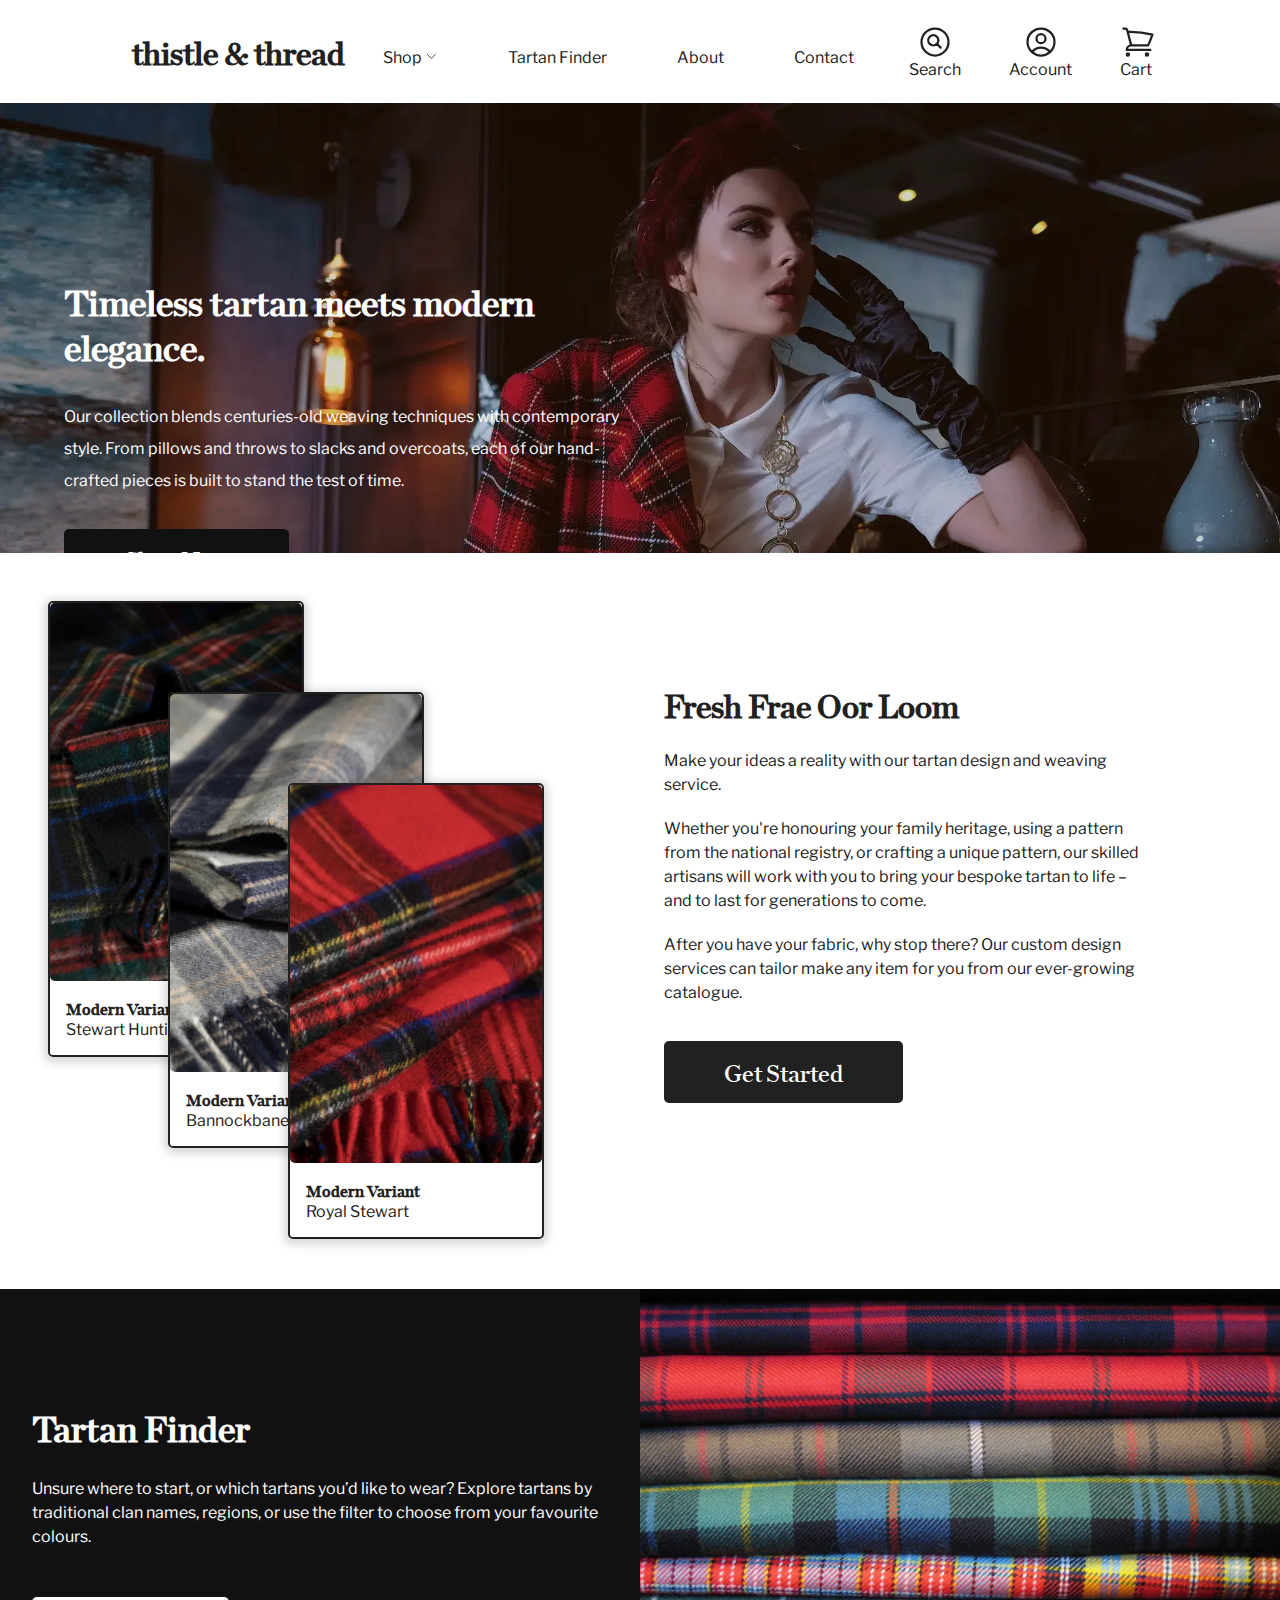
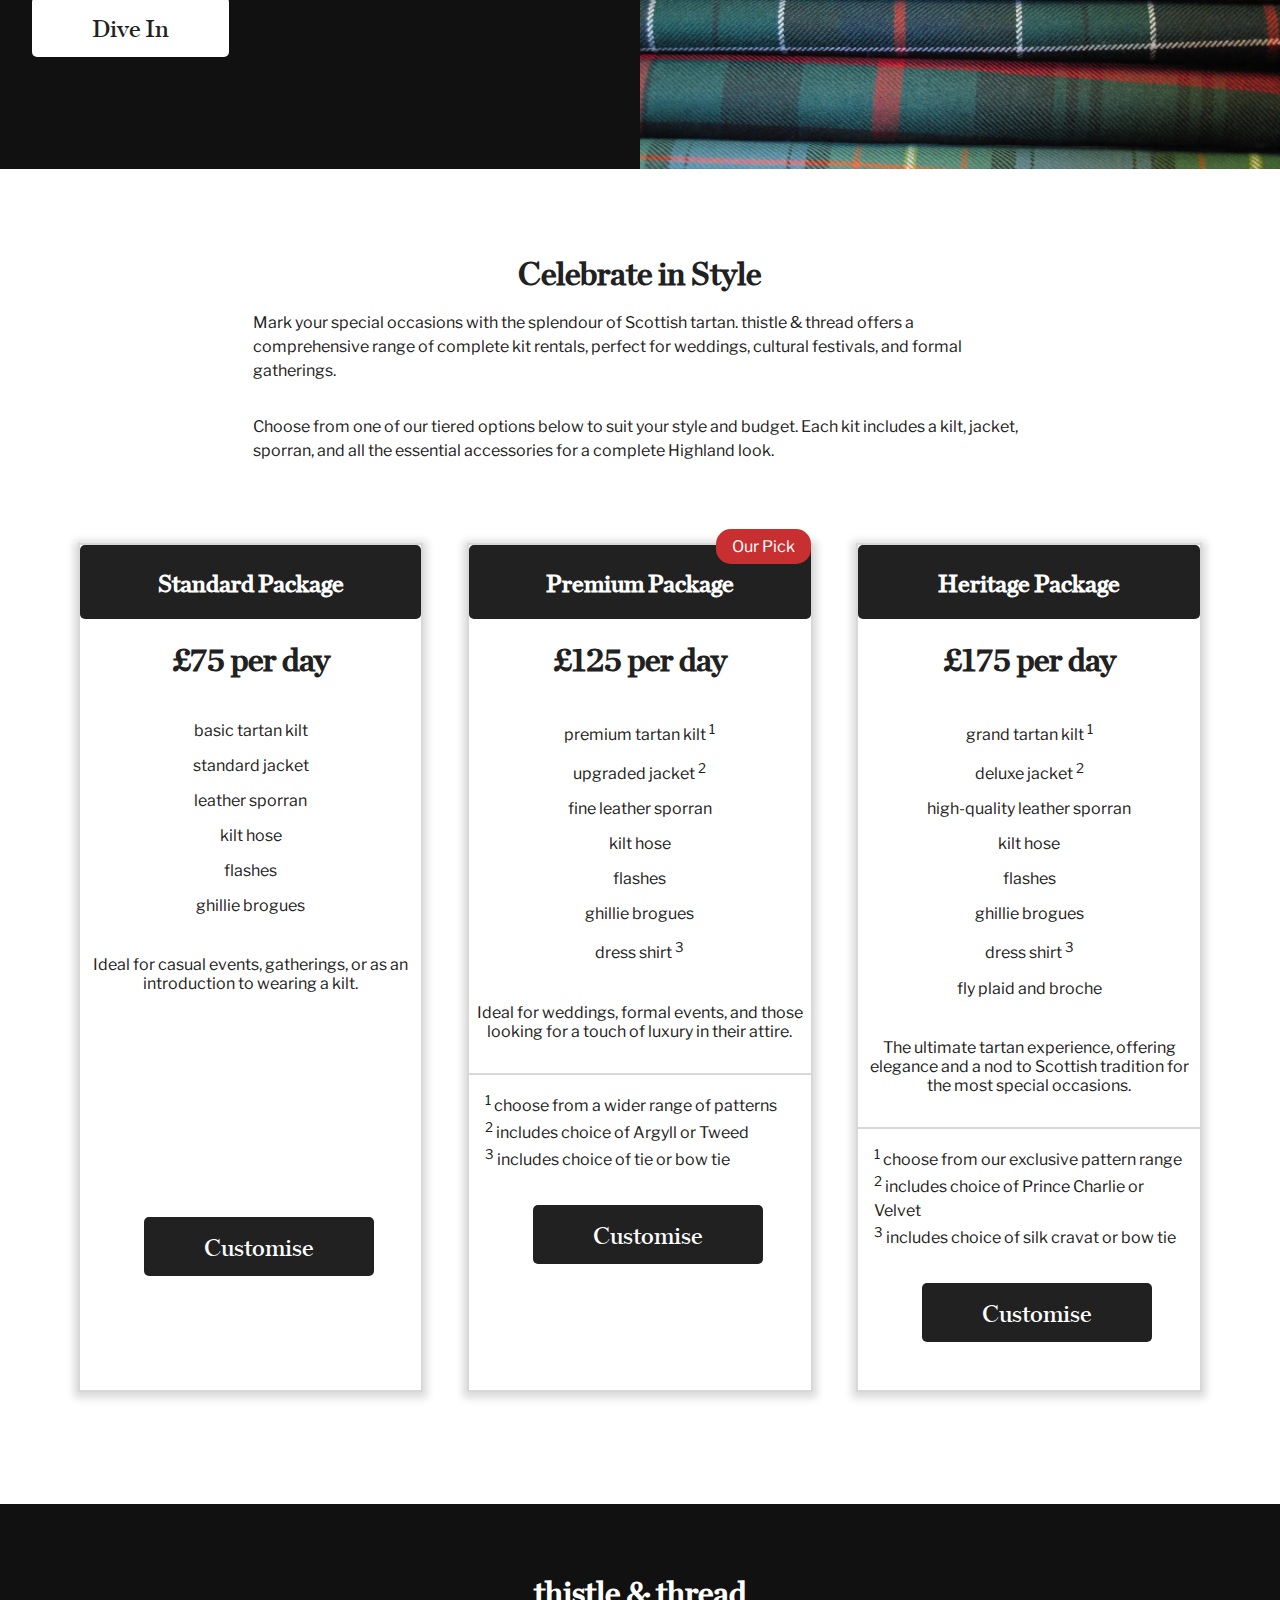
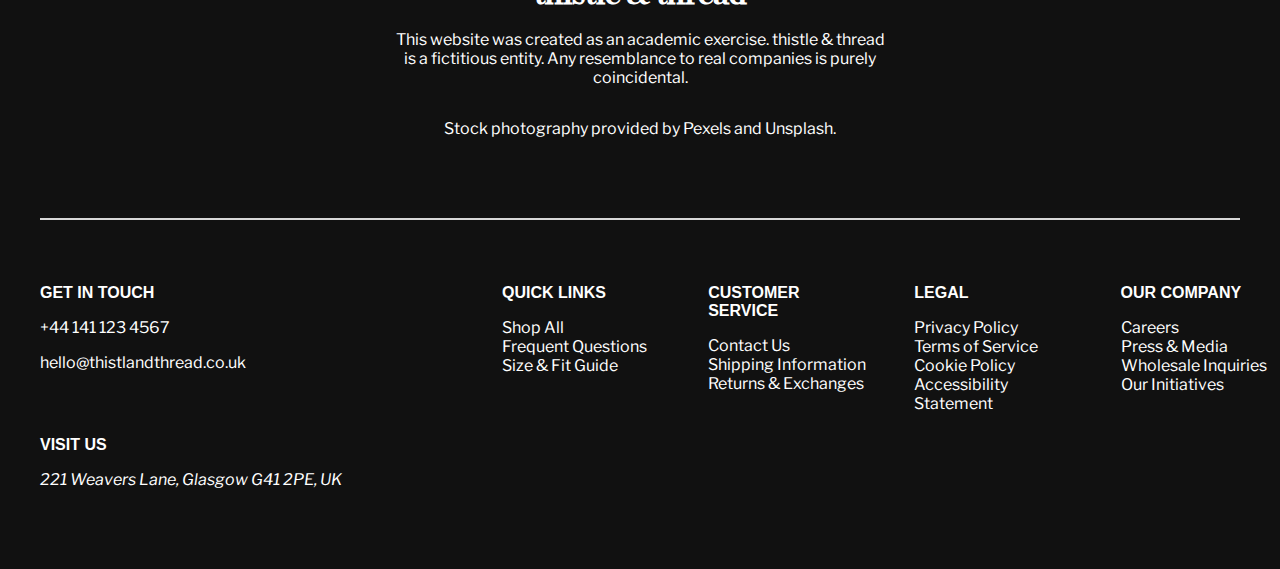
<file: assignment-2/dmit-1530-assignment-2-ying-tao/dmit-1530-assignment-2-start/index.html>
<!DOCTYPE html>
<html lang="en-gb">
<head>
    <meta charset="UTF-8">
    <meta content="width=device-width, initial-scale=1.0"
            name="viewport">

    <!-- Additional Information -->
    <meta content="Ying Tao | LUCKYINGGG"
            name="author">
    <meta content="From bespoke designs to ready-made tartan throws and coats, discover the craftsmanship and heritage of Scotland's traditional tartans through Thistle & Thread."
            name="description">
    <meta content="Thistle & Thread, Scottish Tartans, Custom Tartan Design, Tartan Throws, Tartan Coats, Authentic Scottish Tartans, Tartan Weaving, Scottish Heritage, Bespoke Tartans, Tartan Fabrics, Tartan Accessories, Scotland Tartan Shop, Tartan Patterns, Highland Tartans"
            name="keywords">

    <title>thistle &amp; thread</title>

    <!-- Google Fonts -->
    <link href="https://fonts.googleapis.com"
            rel="preconnect">
    <link crossorigin
            href="https://fonts.gstatic.com"
            rel="preconnect">
    <link href="https://fonts.googleapis.com/css2?family=Libre+Franklin:ital,wght@0,100..900;1,100..900&display=swap"
            rel="stylesheet">
    <!-- Styles -->
    <link href="css/reset.css" rel="stylesheet" type="text/css">
    <link href="css/styles.css" rel="stylesheet" type="text/css">
    <!-- Scripts -->
    <script defer src="js/main.js"></script>
</head>

<body>

<header>
    <div class="inner-container wide-flex">
        <div class="logo flex-container">
            <h1><a href="#">thistle &amp; thread</a></h1>
            <div class="toggle">
                <svg class="w-6 h-6" fill="currentColor" viewBox="0 0 24 24" xmlns="http://www.w3.org/2000/svg">
                    <path clip-rule="evenodd"
                            d="M3 6.75A.75.75 0 0 1 3.75 6h16.5a.75.75 0 0 1 0 1.5H3.75A.75.75 0 0 1 3 6.75ZM3 12a.75.75 0 0 1 .75-.75h16.5a.75.75 0 0 1 0 1.5H3.75A.75.75 0 0 1 3 12Zm0 5.25a.75.75 0 0 1 .75-.75h16.5a.75.75 0 0 1 0 1.5H3.75a.75.75 0 0 1-.75-.75Z"
                            fill-rule="evenodd"/>
                </svg>
            </div>
        </div>

        <div class="main-menu">
            <nav class="flex-container">
                <div class="divider">
                    <h2 class="sr-only">Main Menu</h2>
                    <ul>
                        <li><a href="#">Shop</a>
                            <svg class="arrow" fill="none" stroke="currentColor" stroke-width="1.5" viewBox="0 0 24 24"
                                    xmlns="http://www.w3.org/2000/svg">
                                <path d="m19.5 8.25-7.5 7.5-7.5-7.5" stroke-linecap="round" stroke-linejoin="round"/>
                            </svg>
                            <ul class="sub-menu">
                                <li><a href="#">Off Rack</a></li>
                                <li><a href="#">Custom Fabric</a></li>
                                <li><a href="#">Custom Kits</a></li>
                                <li><a href="#">Events Rentals</a></li>
                            </ul>
                        </li>
                        <li><a href="#">Tartan Finder</a></li>
                        <li><a href="#">About</a></li>
                        <li><a href="#">Contact</a></li>
                    </ul>
                </div>

                <div class="icon flex-container">
                    <div class="search-icon">
                        <a href="#">
                            <svg class="w-6 h-6" fill="none" stroke="currentColor" stroke-width="1.5"
                                    viewBox="0 0 24 24" xmlns="http://www.w3.org/2000/svg">
                                <path d="m15.75 15.75-2.489-2.489m0 0a3.375 3.375 0 1 0-4.773-4.773 3.375 3.375 0 0 0 4.774 4.774ZM21 12a9 9 0 1 1-18 0 9 9 0 0 1 18 0Z"
                                        stroke-linecap="round" stroke-linejoin="round"/>
                            </svg>
                            Search
                        </a>
                    </div>

                    <div class="account-icon">
                        <a href="#">
                            <svg class="w-6 h-6" fill="none" stroke="currentColor" stroke-width="1.5"
                                    viewBox="0 0 24 24" xmlns="http://www.w3.org/2000/svg">
                                <path d="M17.982 18.725A7.488 7.488 0 0 0 12 15.75a7.488 7.488 0 0 0-5.982 2.975m11.963 0a9 9 0 1 0-11.963 0m11.963 0A8.966 8.966 0 0 1 12 21a8.966 8.966 0 0 1-5.982-2.275M15 9.75a3 3 0 1 1-6 0 3 3 0 0 1 6 0Z"
                                        stroke-linecap="round" stroke-linejoin="round"/>
                            </svg>
                            Account
                        </a>
                    </div>

                    <div class="cart-icon">
                        <a href="#">
                            <svg class="w-6 h-6" fill="none" stroke="currentColor" stroke-width="1.5"
                                    viewBox="0 0 24 24" xmlns="http://www.w3.org/2000/svg">
                                <path d="M2.25 3h1.386c.51 0 .955.343 1.087.835l.383 1.437M7.5 14.25a3 3 0 0 0-3 3h15.75m-12.75-3h11.218c1.121-2.3 2.1-4.684 2.924-7.138a60.114 60.114 0 0 0-16.536-1.84M7.5 14.25 5.106 5.272M6 20.25a.75.75 0 1 1-1.5 0 .75.75 0 0 1 1.5 0Zm12.75 0a.75.75 0 1 1-1.5 0 .75.75 0 0 1 1.5 0Z"
                                        stroke-linecap="round" stroke-linejoin="round"/>
                            </svg>
                            Cart
                        </a>
                    </div>


                </div>
            </nav>
        </div>
    </div>

</header>

<main>
    <section>
        <div class="hero-banner">
            <div class="black-veil">
                <h3>Timeless tartan meets modern elegance.</h3>
                <p>Our collection blends centuries-old weaving techniques with contemporary style. From pillows and
                    throws to slacks and overcoats, each of our hand-crafted pieces is built to stand the test of
                    time. </p>
                <a class="black-btn white-btn" href="#">Shop Now</a>
            </div>
        </div>
    </section>

    <section class="layers">
        <div class="layered-swatches">
            <div class="swatch">
                <img alt="Steward Hunting Fabric" src="img/stewart-hunting.webp">
                <div class="label">
                    <h4>Modern Variant</h4>
                    <p>Stewart Hunting</p>
                </div>
            </div>
            <div class="swatch">
                <img alt="Bannockbane Fabric" src="img/bannockbane.webp">
                <div class="label">
                    <h4>Modern Variant</h4>
                    <p>Bannockbane</p>
                </div>
            </div>
            <div class="swatch">
                <img alt="Royal Stewart Fabric" src="img/royal-stewart.webp">
                <div class="label">
                    <h4>Modern Variant</h4>
                    <p>Royal Stewart</p>
                </div>
            </div>
        </div>
        <div class="content">
            <h3>Fresh Frae Oor Loom</h3>
            <p>Make your ideas a reality with our tartan design and weaving service.</p>
            <p>Whether you're honouring your family heritage, using a pattern from the national registry, or crafting a
                unique pattern, our skilled artisans will work with you to bring your bespoke tartan to life – and to
                last for generations to come.</p>
            <p>After you have your fabric, why stop there? Our custom design services can tailor make any item for you
                from our ever-growing catalogue. </p>
            <a class="black-btn" href="#">Get Started</a>
        </div>
    </section>

    <section>
        <div class="tartan-finder flex-container">
            <div>
                <h3>Tartan Finder</h3>
                <p>Unsure where to start, or which tartans you’d like to wear? Explore tartans by traditional clan
                    names, regions, or use the filter to choose from your favourite colours.</p>
                <a class="white-btn" href="#">Dive In</a>
            </div>
            <img alt="Stacked tartan fabric" src="img/tartan-stack.webp">
        </div>
    </section>

    <section class="price-packs">
        <div class="content">
            <h3>Celebrate in Style</h3>
            <p>
                Mark your special occasions with the splendour of Scottish tartan. thistle & thread offers a
                comprehensive range of complete kit rentals, perfect for weddings, cultural festivals, and formal
                gatherings.
            </p>
            <p>Choose from one of our tiered options below to suit your style and budget. Each kit includes a kilt,
                jacket, sporran, and all the essential accessories for a complete Highland look.</p>
        </div>
        <div class="cards">
            <div class="card-body">
                <h4>Standard Package</h4>
                <p class="pricing">&pound;75 per day</p>
                <ul>
                    <li>basic tartan kilt</li>
                    <li>standard jacket</li>
                    <li>leather sporran</li>
                    <li>kilt hose</li>
                    <li>flashes</li>
                    <li>ghillie brogues</li>
                </ul>
                <p>Ideal for casual events, gatherings, or as an introduction to wearing a kilt.</p>
                <a class="black-btn" href="#">Customise</a>
            </div>

            <div class="card-body">
                <div class="pick-tag">
                    <h4>Premium Package</h4>
                    <p>Our Pick</p>
                </div>
                <p class="pricing">&pound;125 per day</p>
                <ul>
                    <li>premium tartan kilt <sup>1</sup></li>
                    <li>upgraded jacket <sup>2</sup></li>
                    <li>fine leather sporran</li>
                    <li>kilt hose</li>
                    <li>flashes</li>
                    <li>ghillie brogues</li>
                    <li>dress shirt <sup>3</sup></li>
                </ul>
                <p>Ideal for weddings, formal events, and those
                    looking for a touch of luxury in their attire.</p>

                <div class="comment">
                    <p><sup>1</sup> choose from a wider range of patterns</p>
                    <p><sup>2</sup> includes choice of Argyll or Tweed</p>
                    <p><sup>3</sup> includes choice of tie or bow tie</p>
                </div>
                <a class="black-btn" href="#">Customise</a>
            </div>

            <div class="card-body">
                <h4>Heritage Package</h4>
                <p>&pound;175 per day</p>
                <ul>
                    <li>grand tartan kilt <sup>1</sup></li>
                    <li>deluxe jacket <sup>2</sup></li>
                    <li>high-quality leather sporran</li>
                    <li>kilt hose</li>
                    <li>flashes</li>
                    <li>ghillie brogues</li>
                    <li>dress shirt <sup>3</sup></li>
                    <li>fly plaid and broche</li>
                </ul>
                <p>The ultimate tartan experience, offering elegance
                    and a nod to Scottish tradition for the most
                    special occasions.</p>
                <div class="comment">
                    <p><sup>1</sup> choose from our exclusive pattern range</p>
                    <p><sup>2</sup> includes choice of Prince Charlie or Velvet</p>
                    <p><sup>3</sup> includes choice of silk cravat or bow tie</p>
                </div>
                <a class="black-btn" href="#">Customise</a>
            </div>

        </div>
    </section>
</main>

<footer>
    <div class="disclaimer">
        <h3>thistle & thread</h3>
        <p>This website was created as an academic exercise. thistle & thread is a fictitious entity. Any resemblance to
            real companies is purely coincidental. </p>
        <p>Stock photography provided by Pexels and Unsplash. </p>
    </div>
    <hr>
    <div>
        <div class="contact-info">
            <h4>Get in touch </h4>
            <a href="tel:441411234567">+44 141 123 4567</a>
            <a href="mailto:hello@thistlandthread.co.uk">hello@thistlandthread.co.uk</a>
            <h4>Visit Us</h4>
            <address>
                221 Weavers Lane, Glasgow G41 2PE, UK
            </address>
        </div>
        <div class="links">
            <div>
                <h4>Quick Links</h4>
                <ul>
                    <li><a href="#">Shop All</a></li>
                    <li><a href="#">Frequent Questions </a></li>
                    <li><a href="#">Size & Fit Guide</a></li>
                </ul>
            </div>

            <div>
                <h4>Customer Service</h4>
                <ul>
                    <li><a href="#">Contact Us</a></li>
                    <li><a href="#">Shipping Information </a></li>
                    <li><a href="#">Returns & Exchanges</a></li>
                </ul>
            </div>

            <div>
                <h4>Legal</h4>
                <ul>
                    <li><a href="#">Privacy Policy</a></li>
                    <li><a href="#">Terms of Service</a></li>
                    <li><a href="#">Cookie Policy</a></li>
                    <li><a href="#">Accessibility Statement</a></li>
                </ul>
            </div>

            <div>
                <h4>Our Company</h4>
                <ul>
                    <li><a href="#">Careers</a></li>
                    <li><a href="#">Press & Media</a></li>
                    <li><a href="#">Wholesale Inquiries</a></li>
                    <li><a href="#">Our Initiatives</a></li>
                </ul>
            </div>
        </div>
    </div>
</footer>

</body>
</html>
</file>
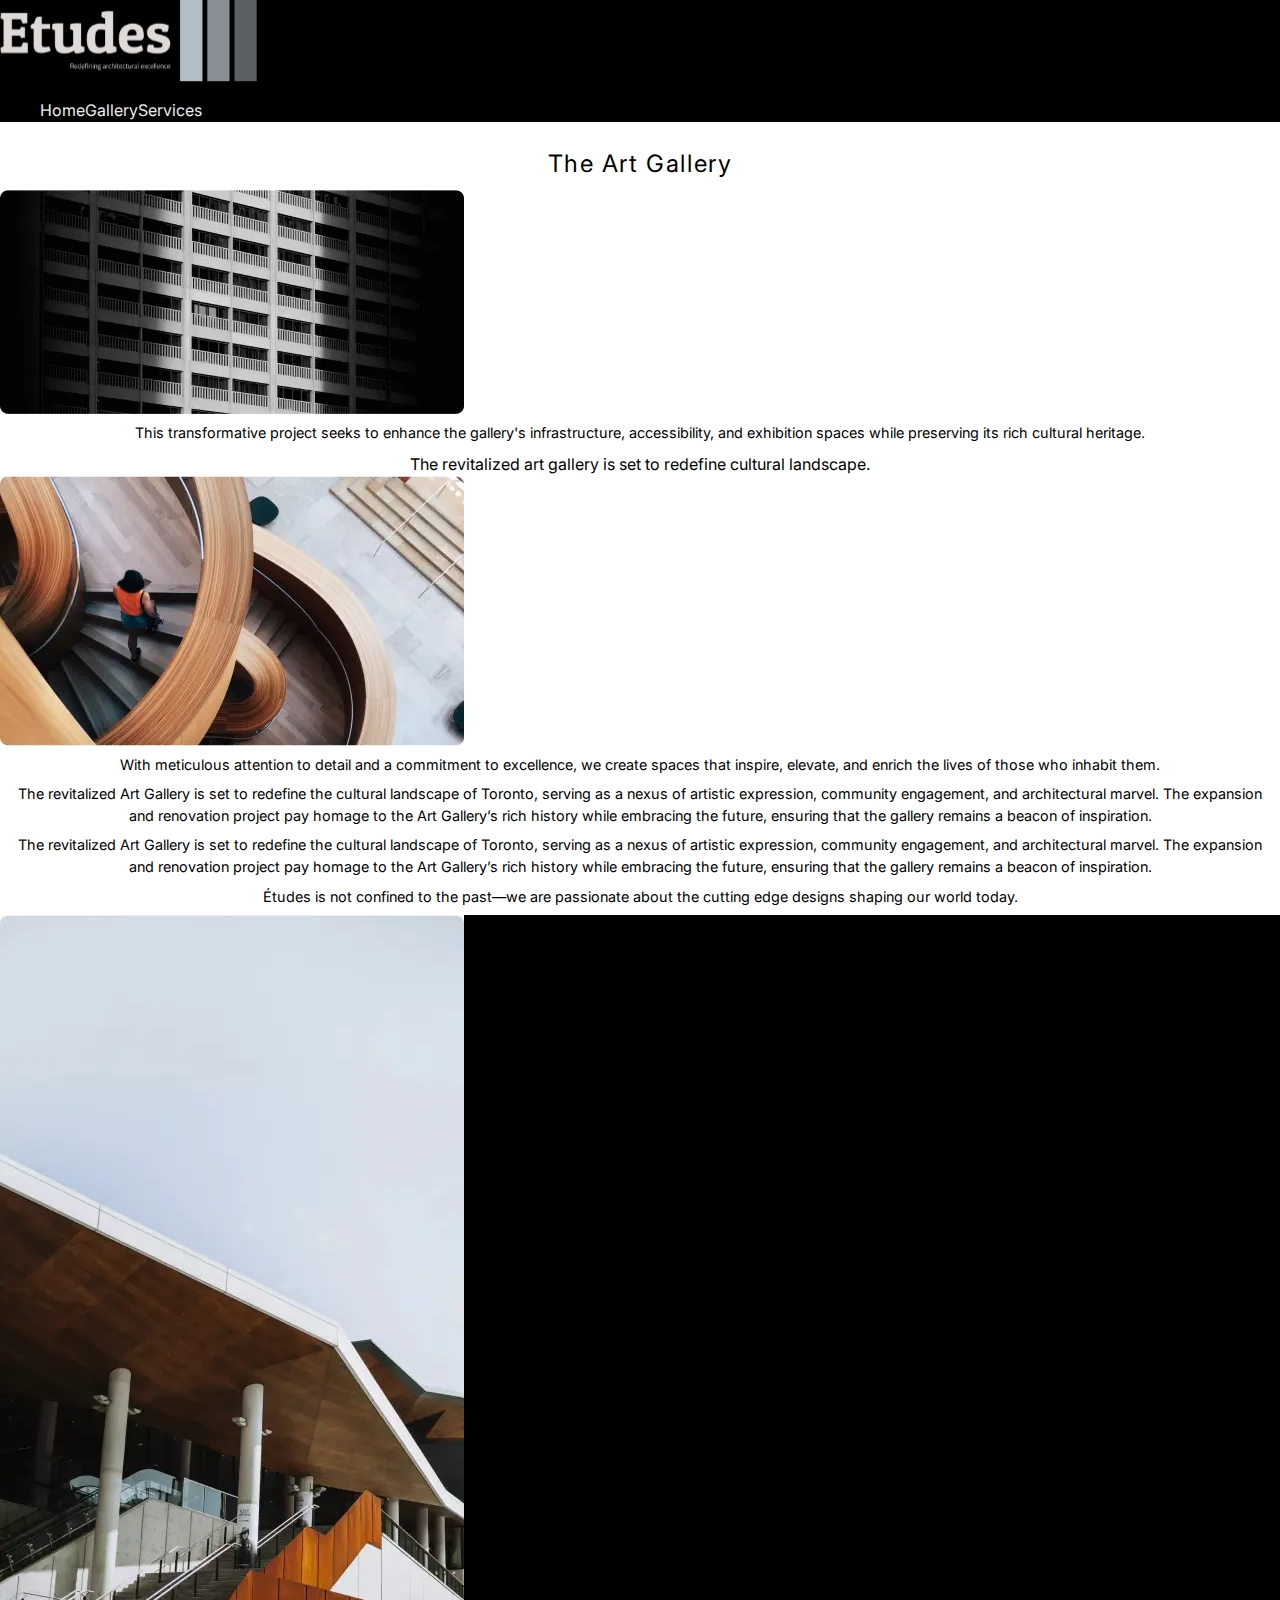
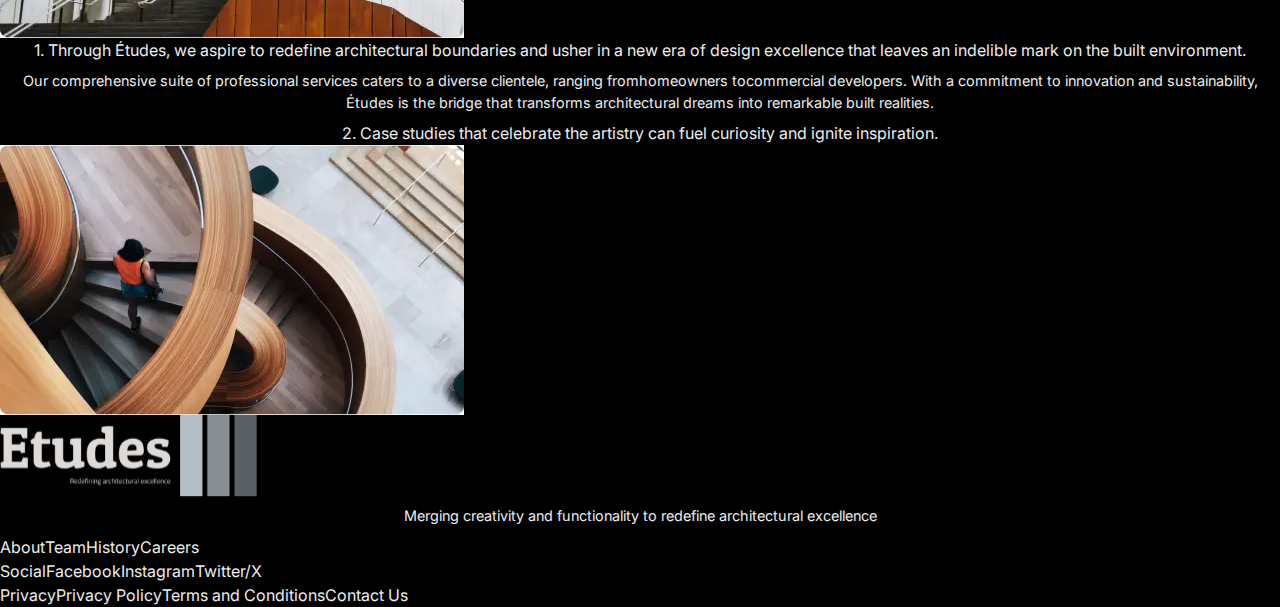
<file: assignment-1/gallery.html>
<!DOCTYPE html>
<html lang="en">
<head>
    <meta charset="UTF-8">
    <meta name="viewport" content="width=device-width, initial-scale=1.0">
    <!-- Google font: inter -->
    <link rel="preconnect" href="https://fonts.googleapis.com">
    <link rel="preconnect" href="https://fonts.gstatic.com" crossorigin>
    <link href="https://fonts.googleapis.com/css2?family=Inter:wght@100..900&display=swap" rel="stylesheet">
    <!-- Stylesheets -->
    <link rel="stylesheet" type="text/css" href="css/reset.css">
    <link rel="stylesheet" type="text/css" href="css/styles.css">
    <title>Etudes | Gallery</title>
</head>
<body>
    <header class="black-section">
        <nav>
            <h1> <img src="img/logo-no-background-2-768x238.svg" alt="Etudes Logo"></h1>
            <ul>
                <li><a href="index.html">Home</a></li>
                <li><a href="#">Gallery</a></li>
                <li><a href="#">Services</a></li>
            </ul>
        </nav>
    </header>

    <main>
        <section class="gallery">
            <h2>The Art Gallery</h2>
            <div class="flex-container">
                <img srcset="img/hotel-facade-s.webp 326w, img/hotel-facade-m.webp 704w, img/hotel-facade-l.webp 960w"
                    sizes="(max-width: 767px) 326px, (max-width: 1080px) 704px, 960px" src="img/hotel-facade-l.webp"
                    alt="Gray building">
                <p>This transformative
                    project seeks to
                    enhance the gallery's
                    infrastructure,
                    accessibility, and
                    exhibition spaces while
                    preserving its rich
                    cultural heritage.</p>
            </div>
            <div class="flex-container">
                <figure>
                    <figcaption>The revitalized art gallery is set to redefine
                        cultural landscape.</figcaption>
                    <img srcset="img/art-gallery-s.webp 326w, img/art-gallery-m.webp 336w, img/art-gallery-l.webp 464w"
                        sizes="(max-width: 767px) 326px, (max-width: 1080px) 336px, 464px" src="img/art-gallery-l.webp"
                        alt="A women walks on artistic staircase">
                </figure>
                <p>With meticulous
                    attention to detail and a
                    commitment to
                    excellence, we create
                    spaces that inspire,
                    elevate, and enrich the
                    lives of those who
                    inhabit them.</p>
            </div>

            <div class="small-text flex-container">
                <p>The revitalized Art Gallery is set to redefine
                    the cultural landscape of Toronto, serving as
                    a nexus of artistic expression, community
                    engagement, and architectural marvel. The
                    expansion and renovation project pay
                    homage to the Art Gallery’s rich history while
                    embracing the future, ensuring that the
                    gallery remains a beacon of inspiration.</p>
                <p>The revitalized Art Gallery is set to redefine
                    the cultural landscape of Toronto, serving as
                    a nexus of artistic expression, community
                    engagement, and architectural marvel. The
                    expansion and renovation project pay
                    homage to the Art Gallery’s rich history while
                    embracing the future, ensuring that the
                    gallery remains a beacon of inspiration.</p>
            </div>
            <div class="gallery-mid-text">
                <p>Études is not confined
                    to the past—we are
                    passionate about the
                    cutting edge designs
                    shaping our world
                    today.</p>
            </div>

            <div class="black-section">
                <div class="flex-container">
                    <figure class="grow">
                        <img srcset="img/angular-roof-s.webp 326w, img/angular-roof-m.webp 336w, img/angular-roof-l.webp 464w"
                            sizes="(max-width: 767px) 326px, (max-width: 1080px) 336px, 464px"
                            src="img/angular-roof-l.webp" alt="Artistic building exterior">
                        <figcaption>1. Through Études, we aspire to redefine
                            architectural boundaries and usher in a new
                            era of design excellence that leaves an
                            indelible mark on the built environment.</figcaption>
                    </figure>
                    <p class="shrink">Our comprehensive suite of professional services caters to a diverse clientele,
                        ranging fromhomeowners tocommercial developers. With a commitment to innovation and
                        sustainability, Études is the bridge that transforms architectural dreams into remarkable built
                        realities.</p>
                </div>
                <div class="flex-container">
                    <figure class="shrink">
                        <figcaption>2. Case studies that celebrate the artistry can
                            fuel curiosity and ignite inspiration.</figcaption>
                        <img srcset="img/art-gallery-s.webp 326w, img/art-gallery-m.webp 336w, img/art-gallery-l.webp 464w"
                            sizes="(max-width: 767px) 326px, (max-width: 1080px) 336px, 464px"
                            src="img/art-gallery-l.webp" alt="A women walks on artistic staircase">
                    </figure>
                    <div></div>
                </div>
            </div>

        </section>

        <footer>
            <div class="black-section">
                <div>
                    <img src="img/logo-no-background-2-768x238.svg" alt="Etudes Logo">
                    <p>Merging creativity and functionality to redefine architectural excellence</p>
                </div>
                <nav>
                    <ul class="footer-links">
                        <li class="bold">About</li>
                        <li><a href="#">Team</a></li>
                        <li><a href="#">History</a></li>
                        <li><a href="#">Careers</a></li>
                    </ul>
                    <ul class="footer-links">
                        <li class="bold">Social</li>
                        <li><a href="#">Facebook</a></li>
                        <li><a href="#">Instagram</a></li>
                        <li><a href="#">Twitter/X</a></li>
                    </ul>
                    <ul class="footer-links">
                        <li class="bold">Privacy</li>
                        <li><a href="#">Privacy Policy</a></li>
                        <li><a href="#">Terms and Conditions</a></li>
                        <li><a href="#">Contact Us</a></li>
                    </ul>
                </nav>
            </div>
        </footer>
    </main>
</body>

</html>
</file>
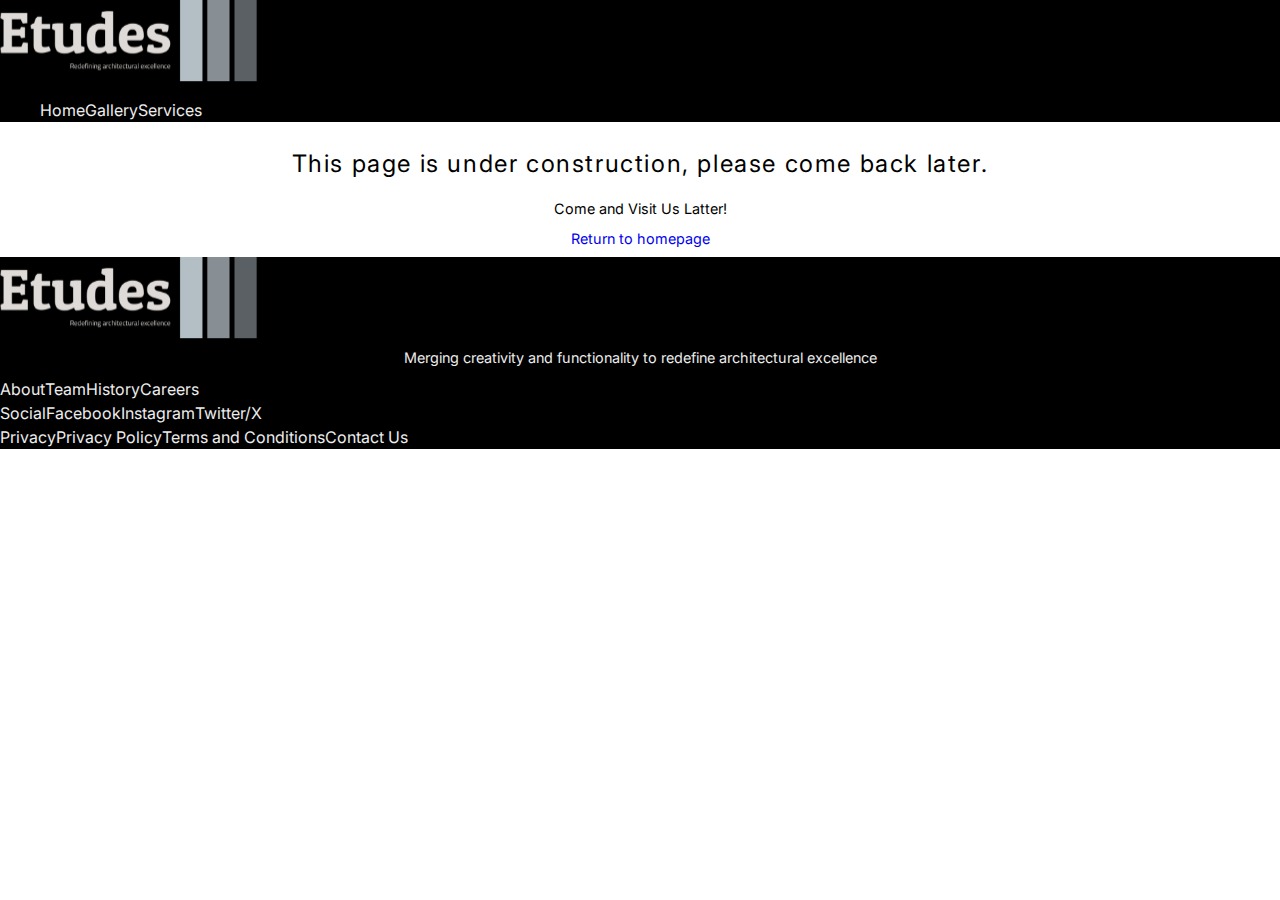
<file: assignment-1/third-page.html>
<!DOCTYPE html>
<html lang="en">
<head>
    <meta charset="UTF-8">
    <meta name="viewport" content="width=device-width, initial-scale=1.0">
    <!-- Google font: inter -->
    <link rel="preconnect" href="https://fonts.googleapis.com">
    <link rel="preconnect" href="https://fonts.gstatic.com" crossorigin>
    <link href="https://fonts.googleapis.com/css2?family=Inter:wght@100..900&display=swap" rel="stylesheet">
    <!-- Stylesheets -->
    <link rel="stylesheet" type="text/css" href="css/reset.css">
    <link rel="stylesheet" type="text/css" href="css/styles.css">
    <title>Etudes | Servicec</title>
</head>
<body>
    <header class="black-section">
        <nav>
            <h1> <img src="img/logo-no-background-2-768x238.svg" alt="Etudes Logo"></h1>
            <ul>
                <li><a href="index.html">Home</a></li>
                <li><a href="gallery.html">Gallery</a></li>
                <li><a href="third-page.html">Services</a></li>
            </ul>
        </nav>
    </header>

    <main>

        <section class="third">
            <div class="container">
                <div class="content">
                    <h2>This page is under construction, please come back later.</h2>
                    <p>Come and Visit Us Latter!</p>
                    <p><a href="index.html">Return to homepage</a></p>
                </div>
            </div>

        </section>
        <footer>
            <div class="black-section">
                <div>
                    <img src="img/logo-no-background-2-768x238.svg" alt="Etudes Logo">
                    <p>Merging creativity and functionality to redefine architectural excellence</p>
                </div>
                <nav>
                    <ul class="footer-links">
                        <li class="bold">About</li>
                        <li><a href="#">Team</a></li>
                        <li><a href="#">History</a></li>
                        <li><a href="#">Careers</a></li>
                    </ul>
                    <ul class="footer-links">
                        <li class="bold">Social</li>
                        <li><a href="#">Facebook</a></li>
                        <li><a href="#">Instagram</a></li>
                        <li><a href="#">Twitter/X</a></li>
                    </ul>
                    <ul class="footer-links">
                        <li class="bold">Privacy</li>
                        <li><a href="#">Privacy Policy</a></li>
                        <li><a href="#">Terms and Conditions</a></li>
                        <li><a href="#">Contact Us</a></li>
                    </ul>
                </nav>
            </div>
        </footer>

    </main>

</body>
</html>
</file>
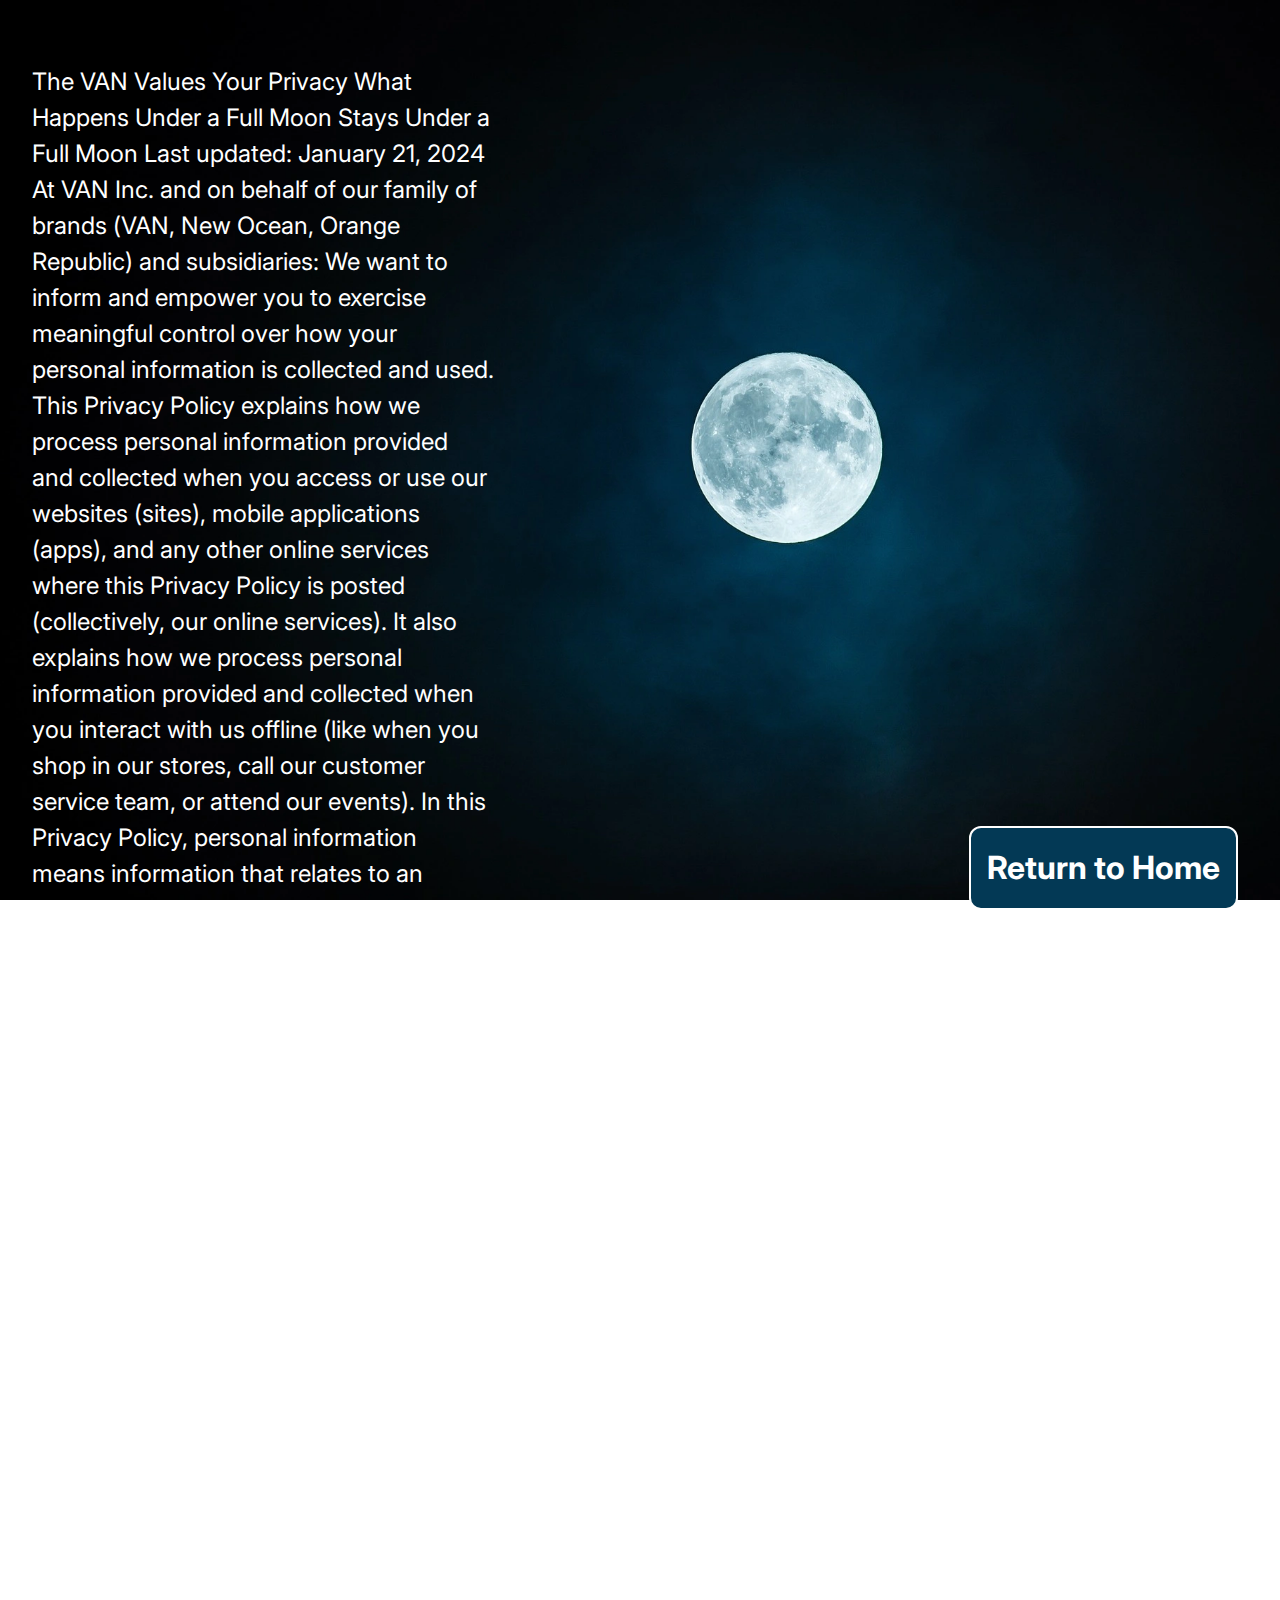
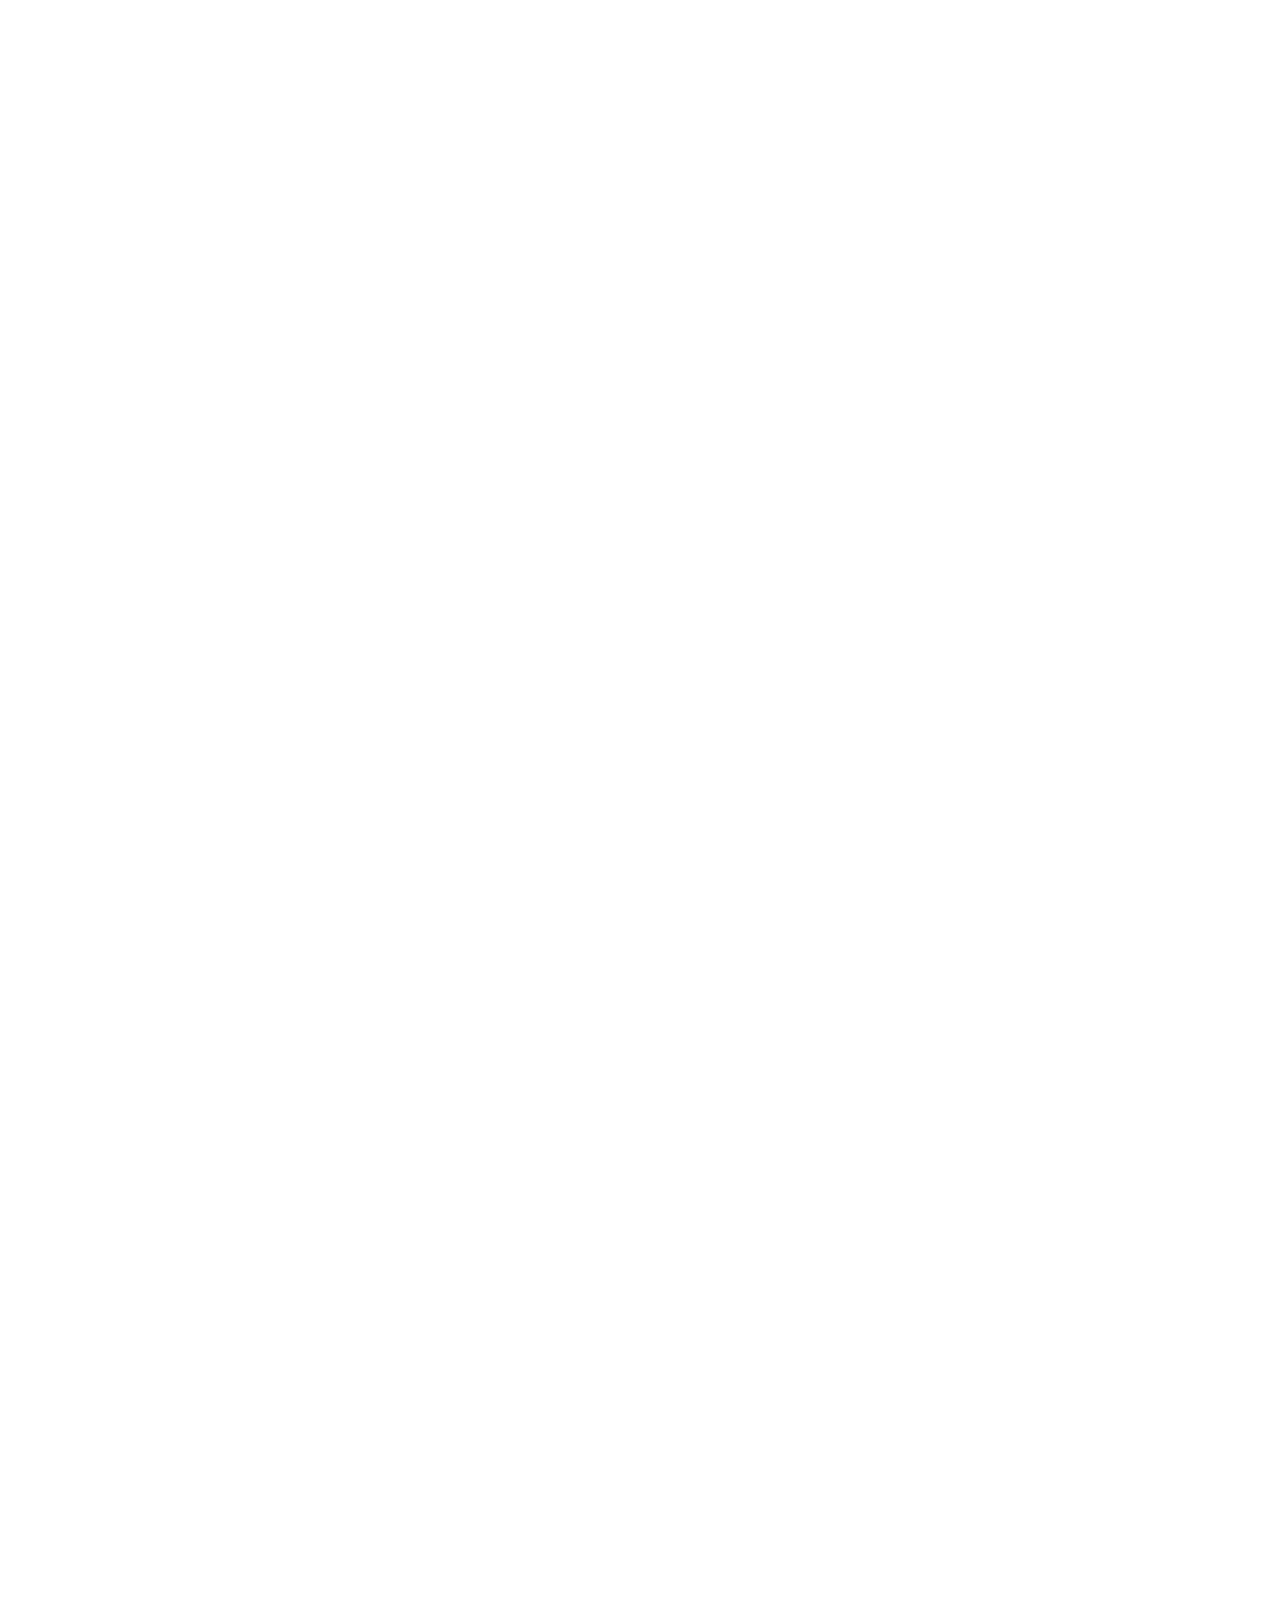
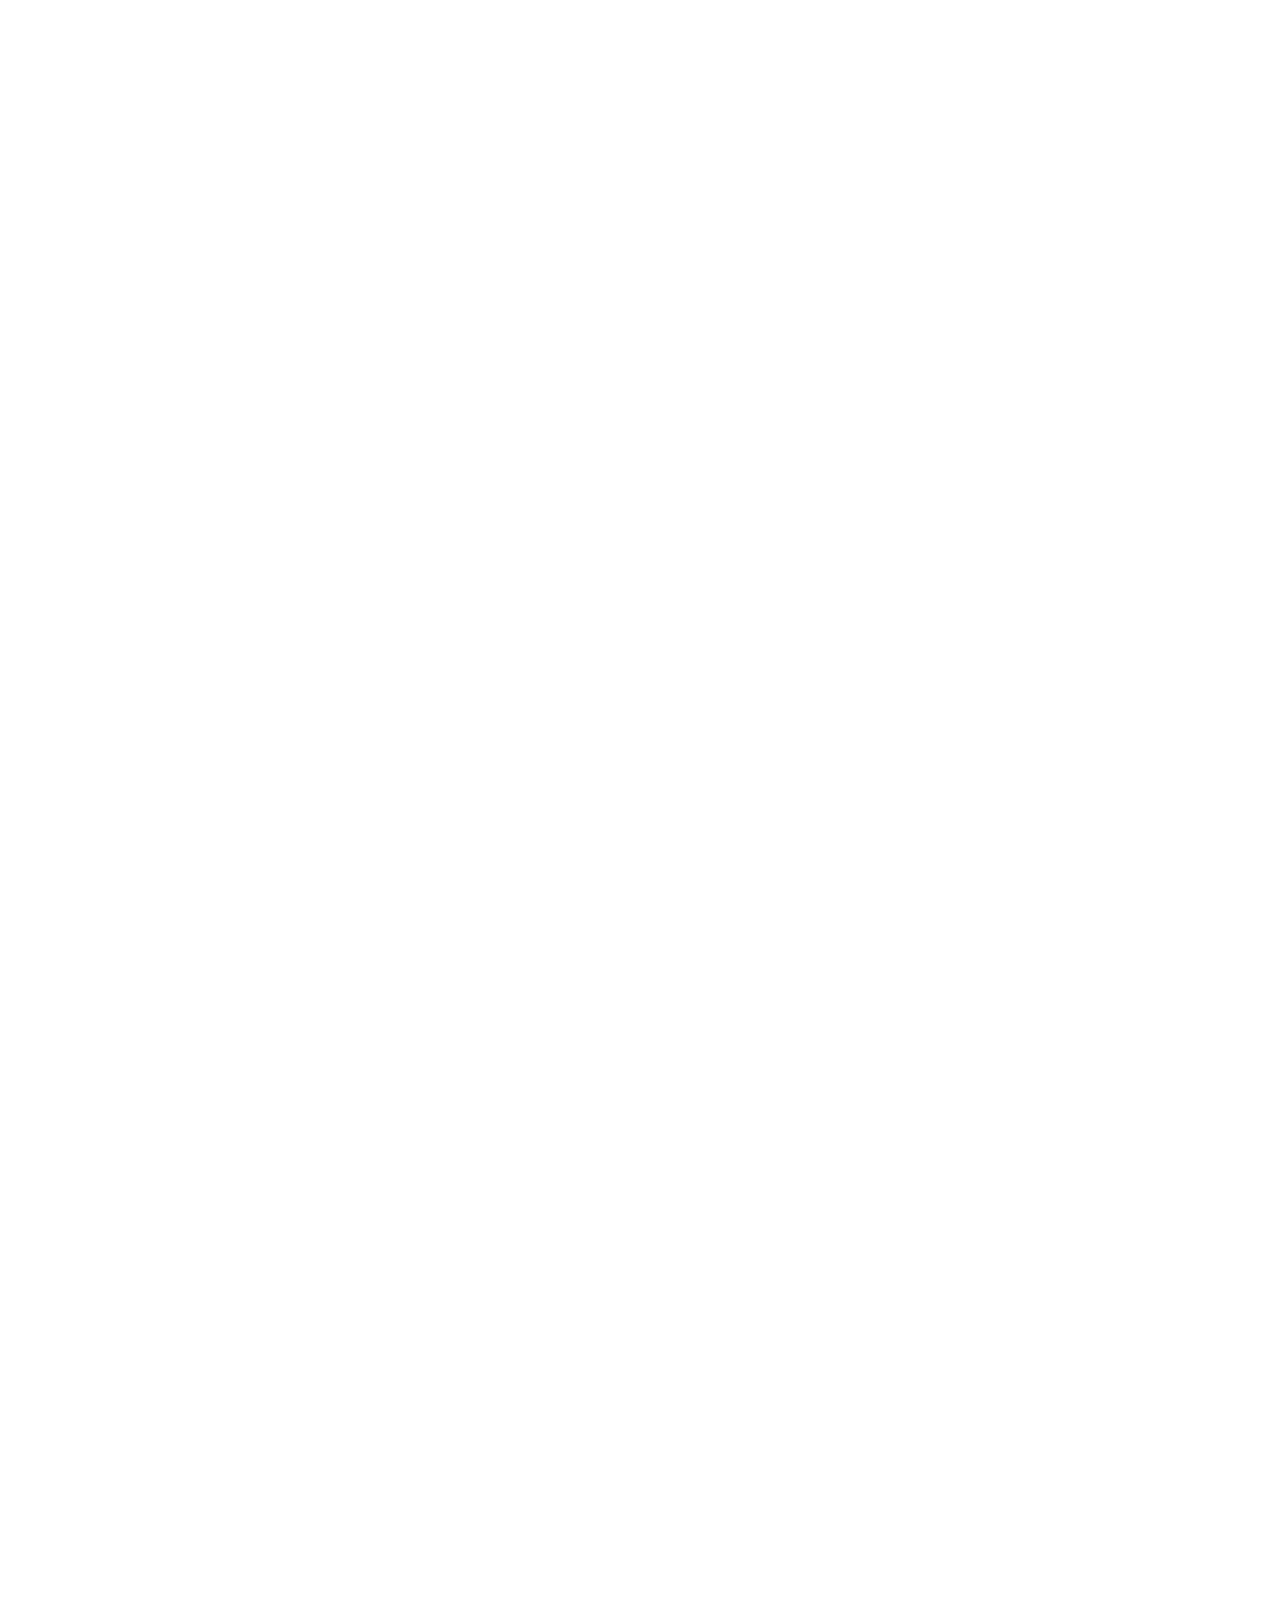
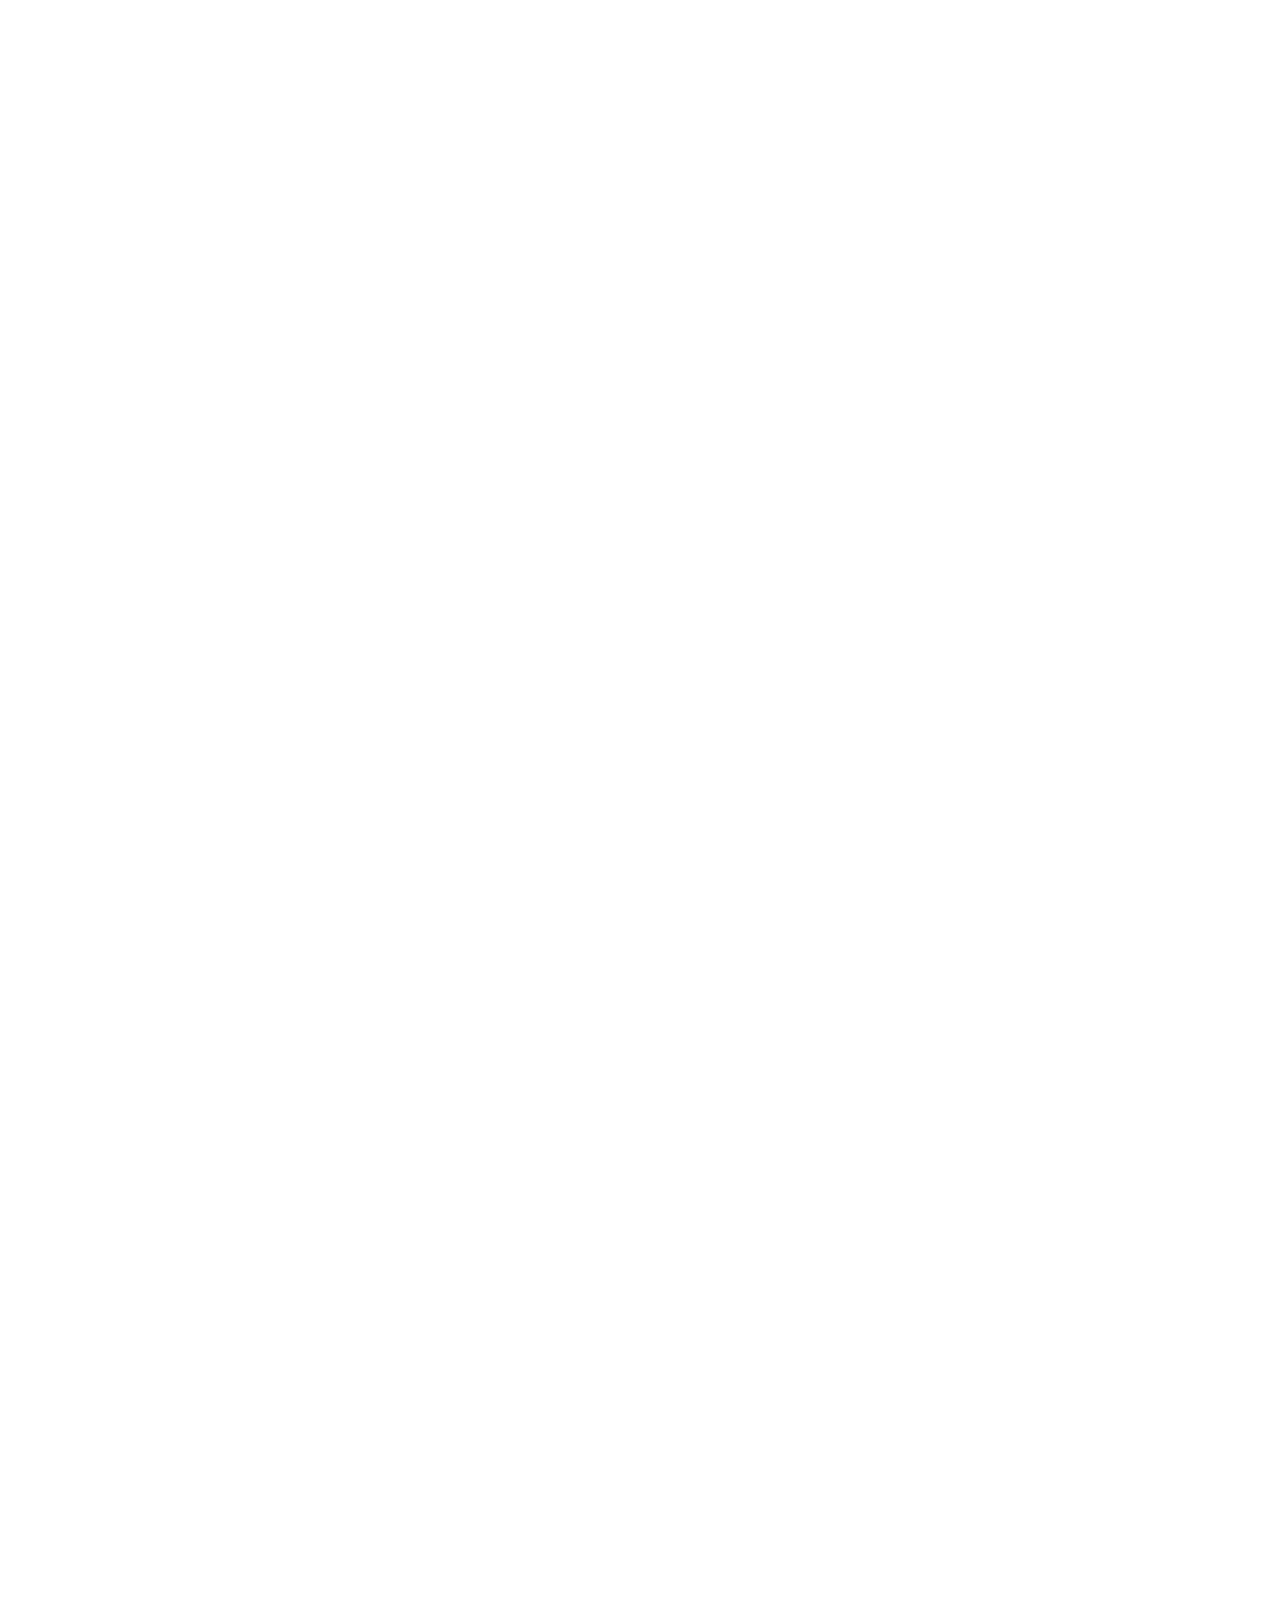
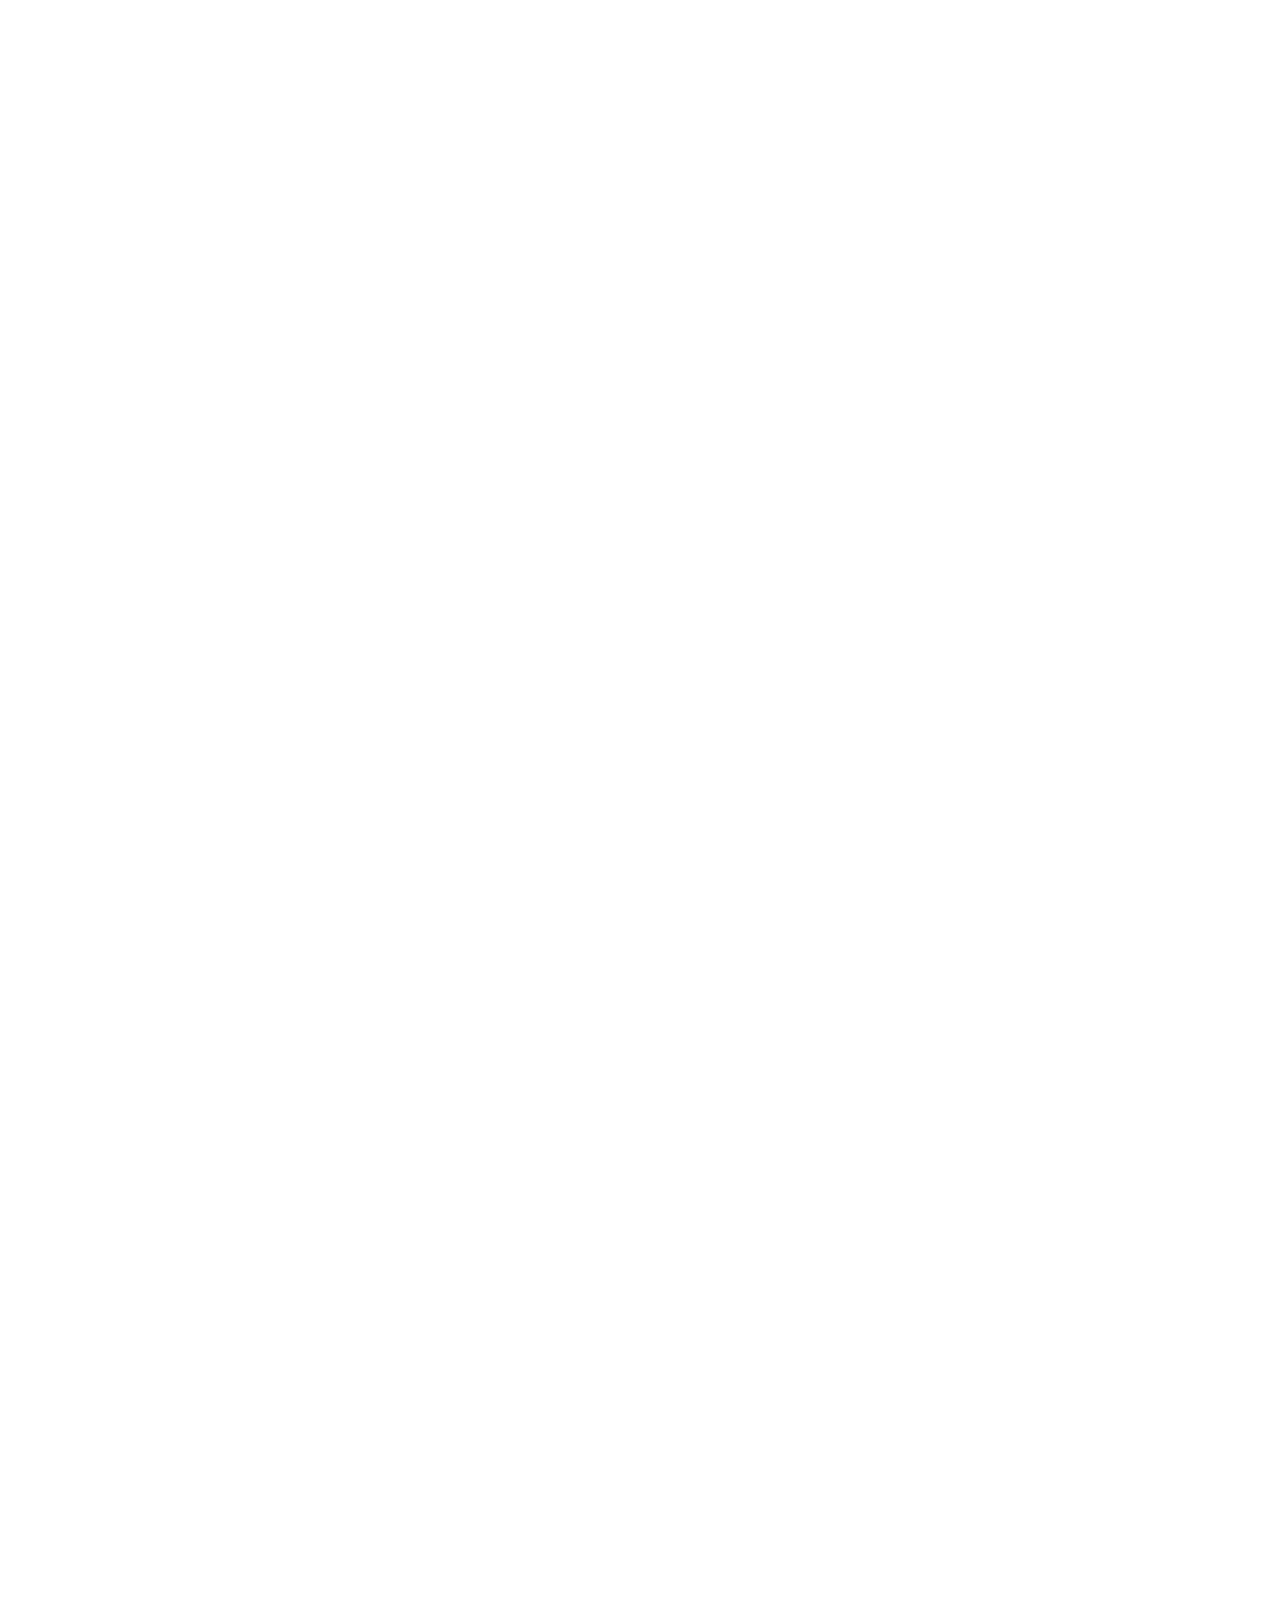
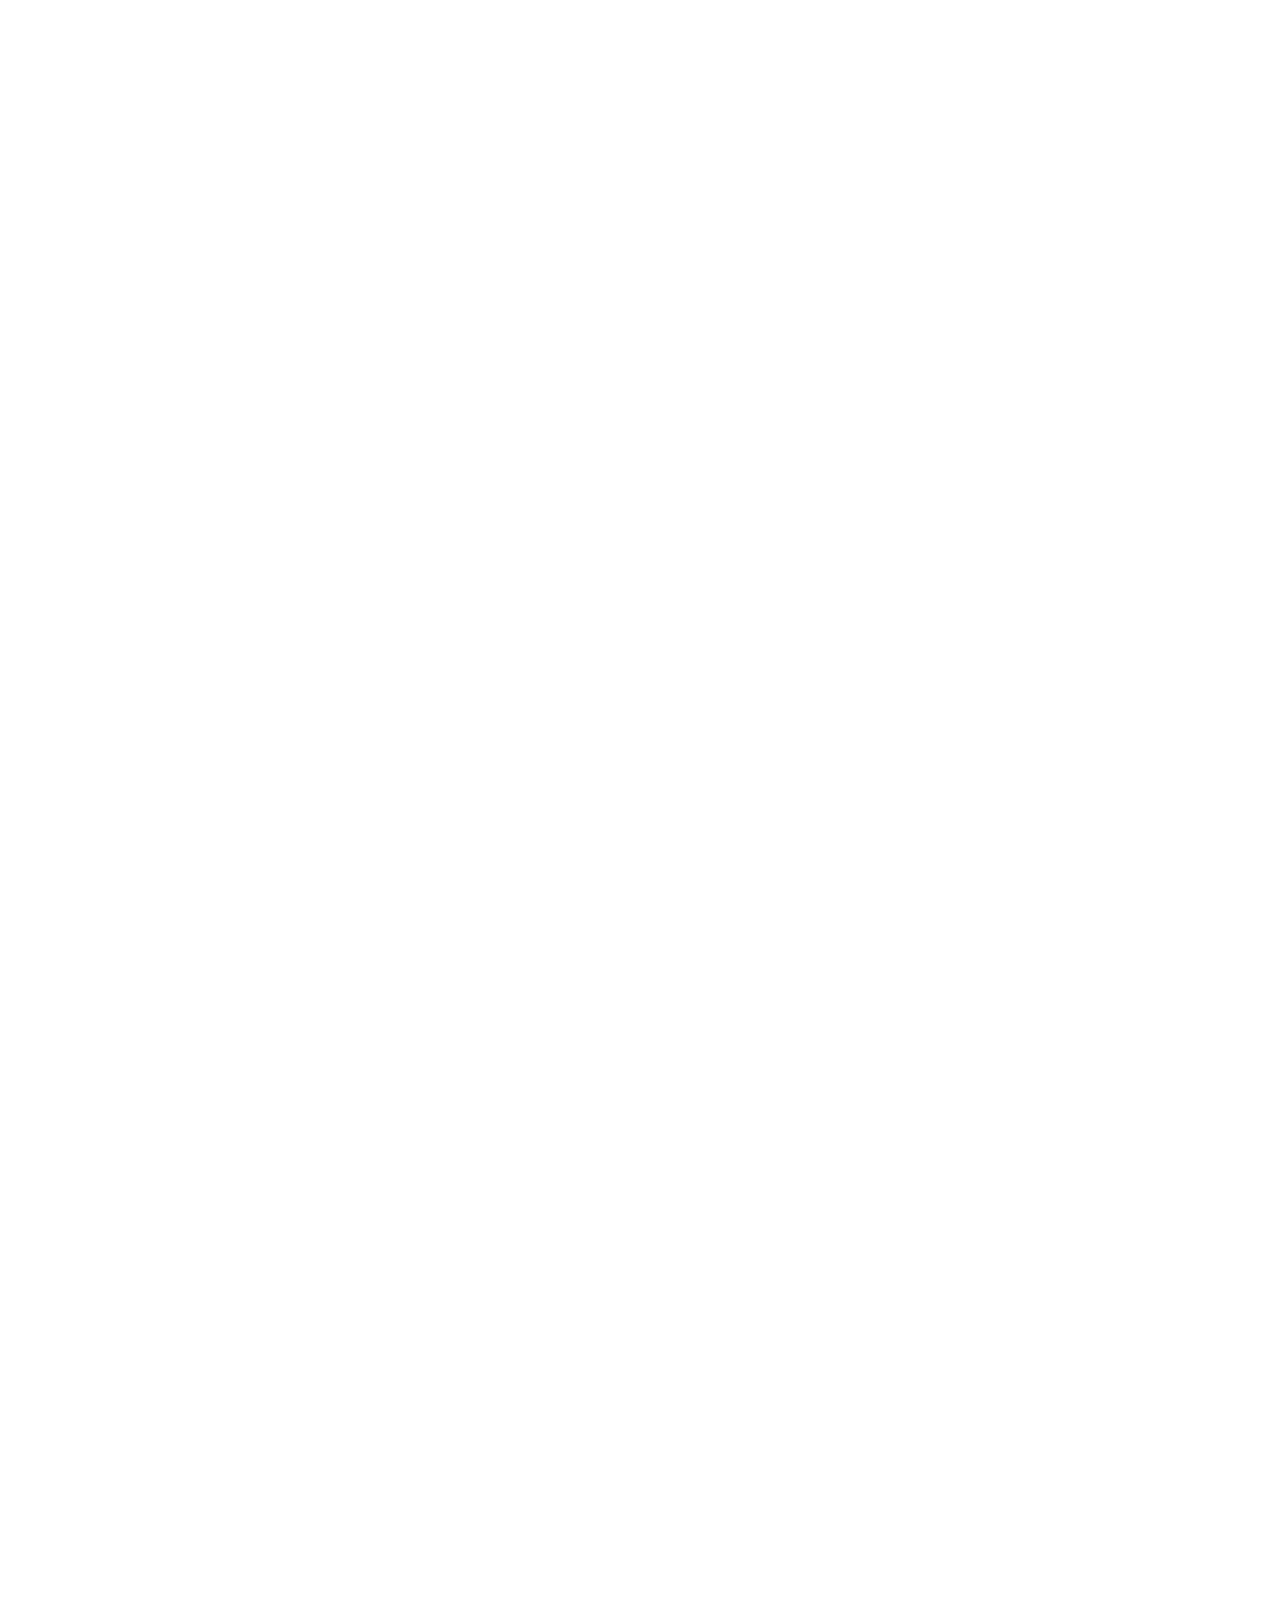
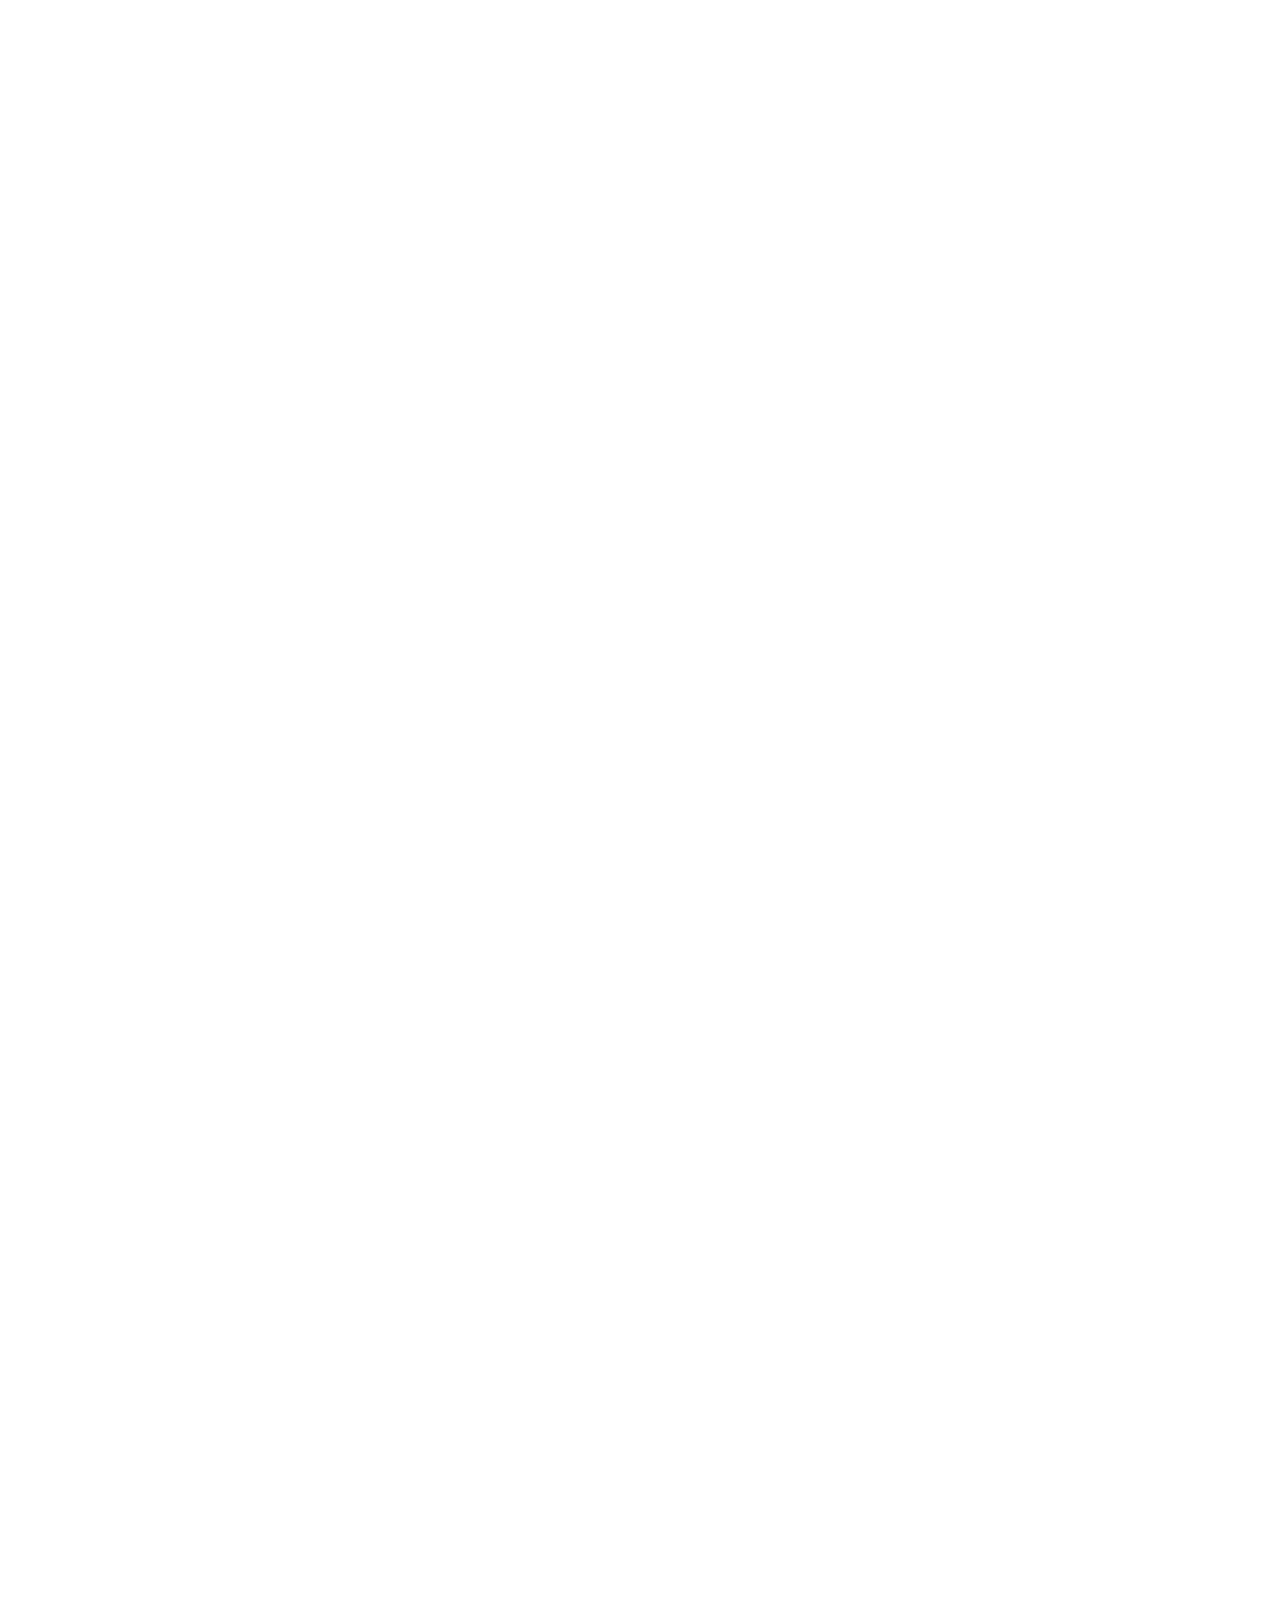
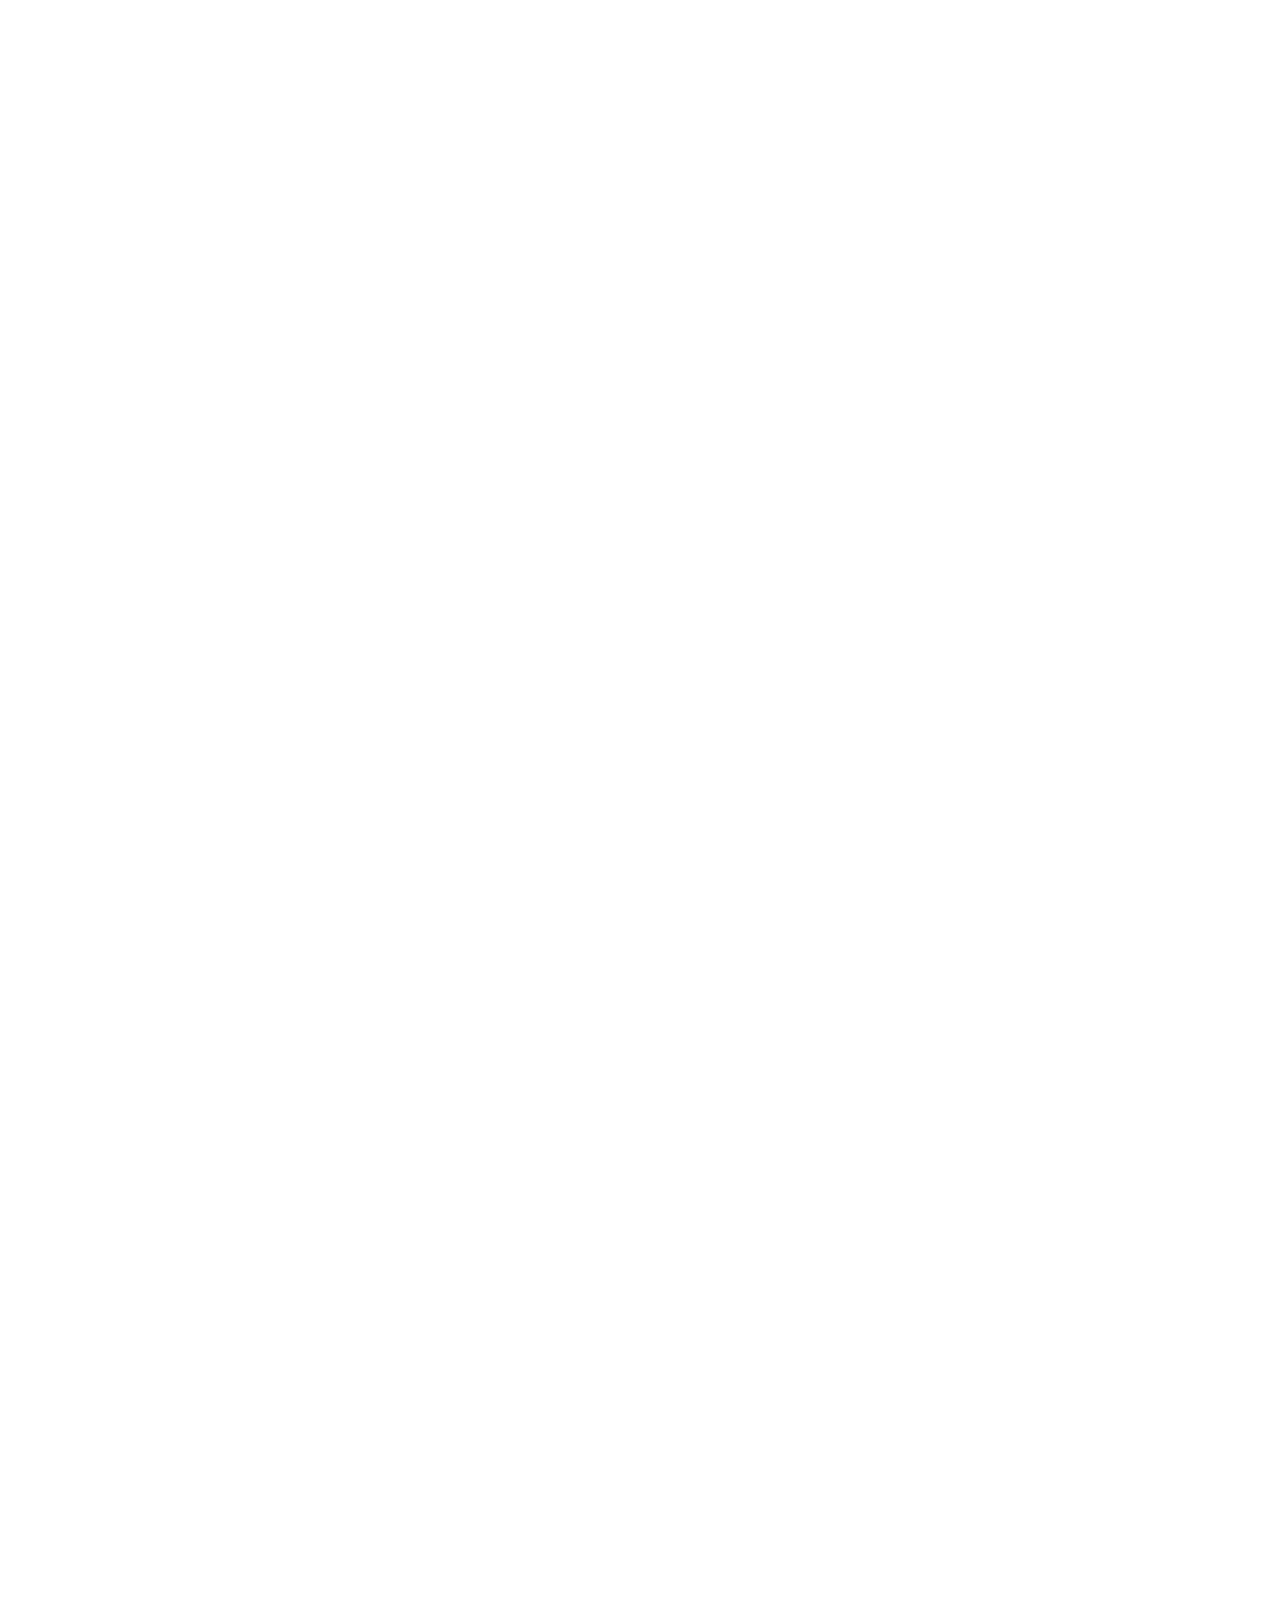
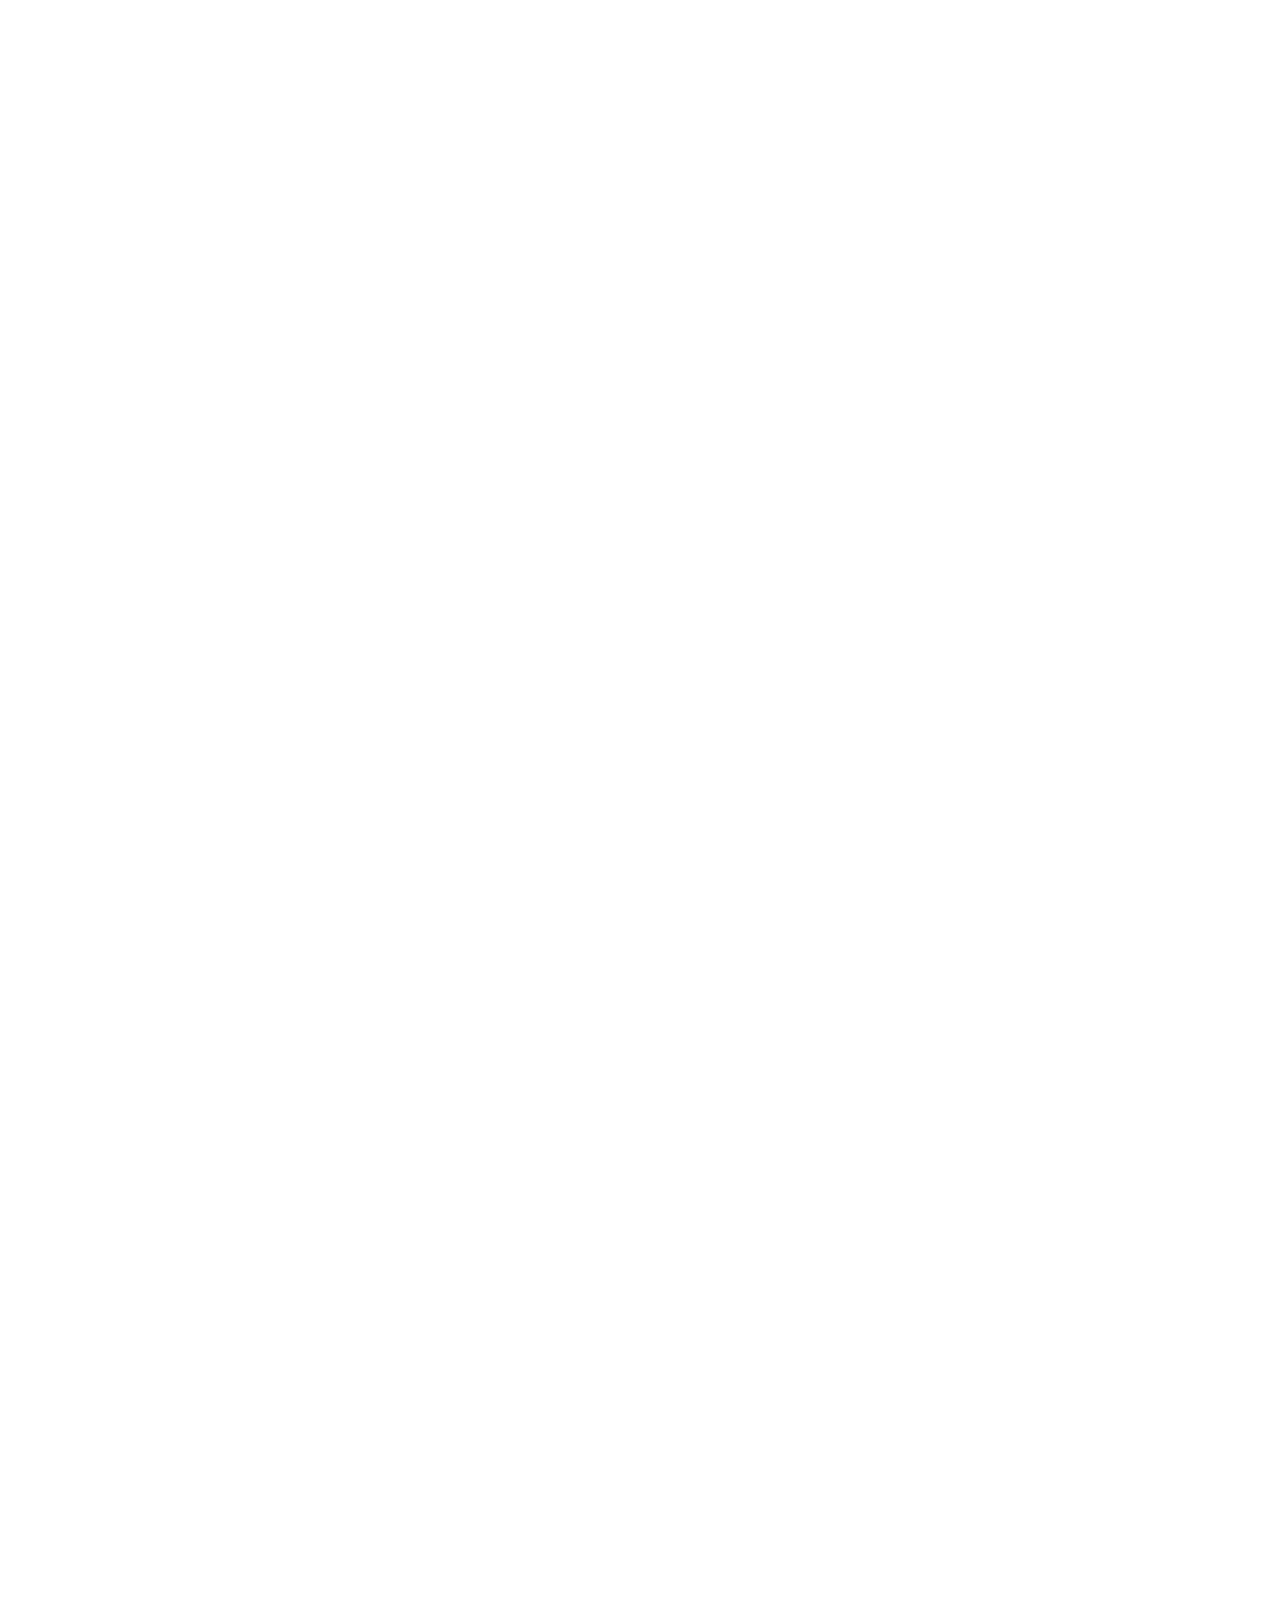
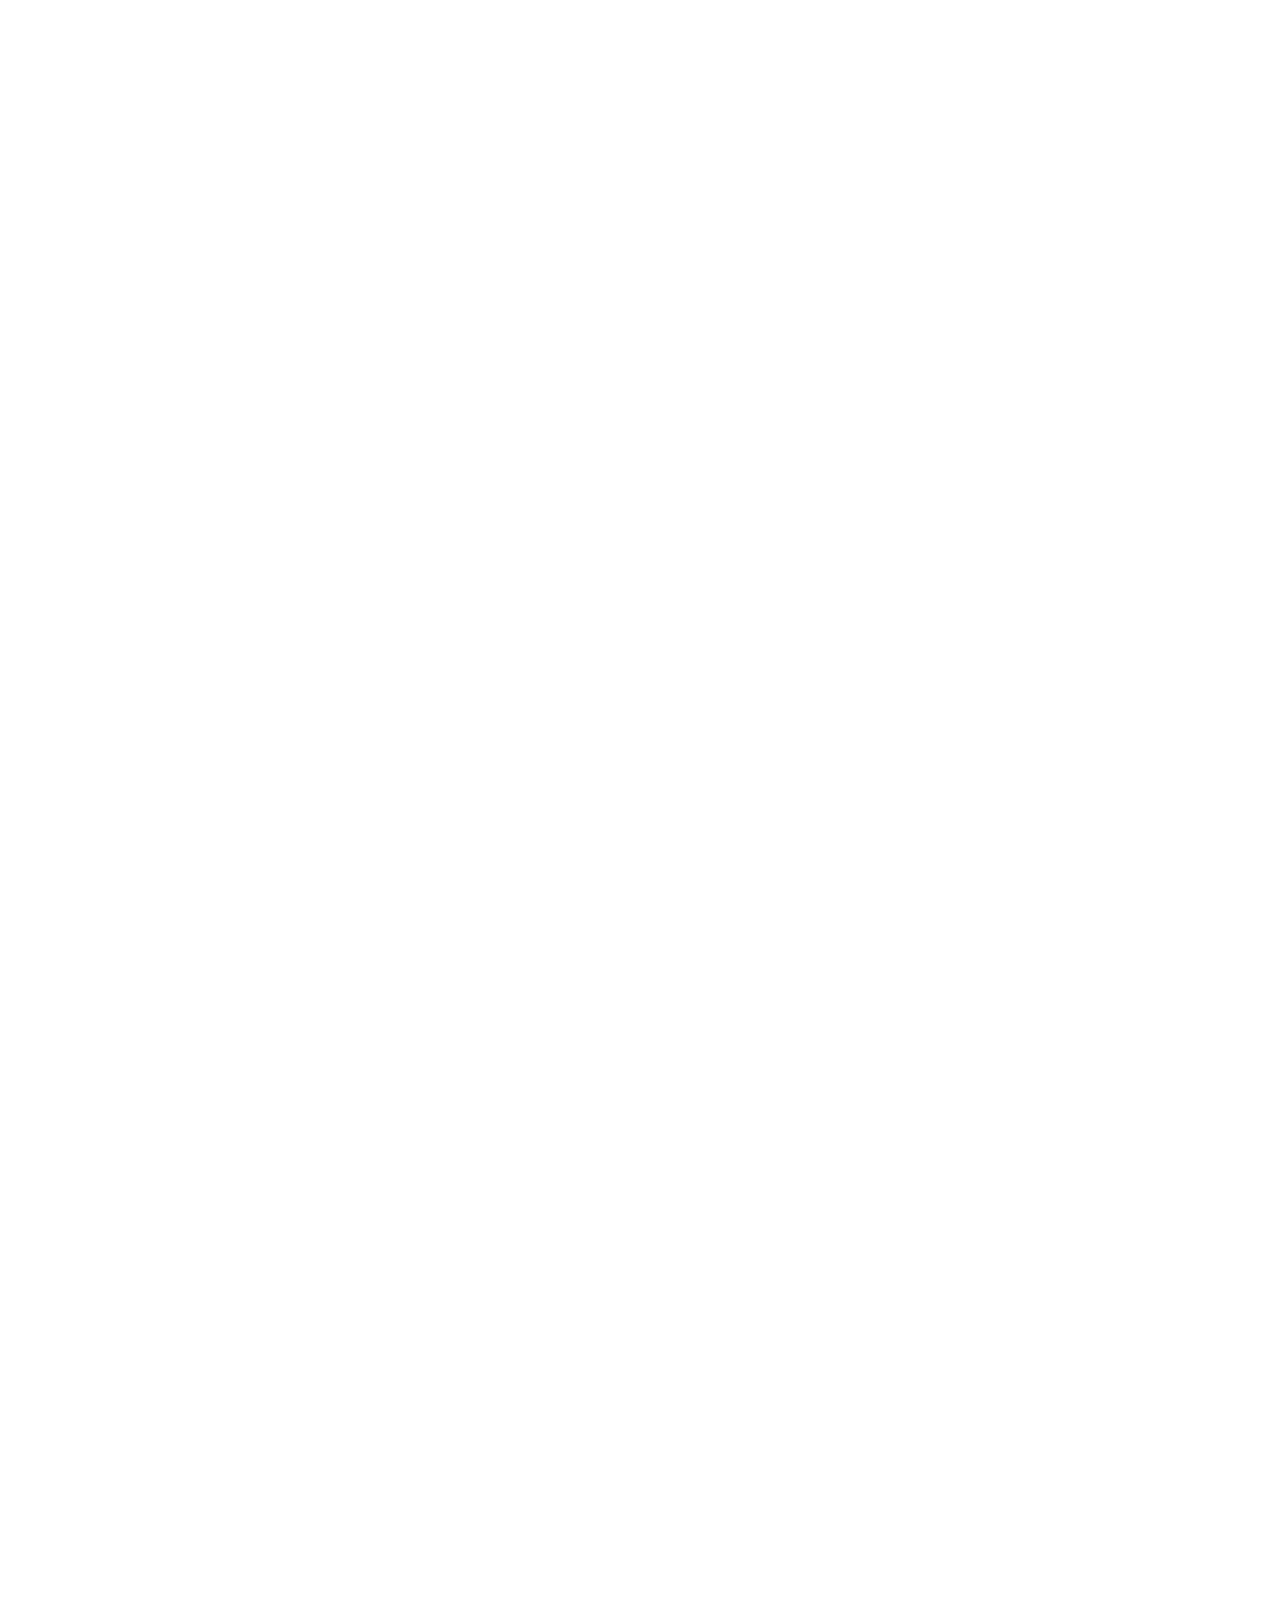
<file: assignment-3/dmit-1530-assignment-3-start/privacy.html>
<!DOCTYPE html>
<html lang="en">
<head>
    <meta charset="utf-8">
    <meta content="width=device-width, initial-scale=1.0" name="viewport">
    <title>Assignment Three | Privacy Policy</title>

    <!-- Meta Information -->
    <meta content="Ying Tao " name="author">
    <meta content="A3 " name="description">

    <!-- Google Fonts -->
    <link rel="preconnect" href="https://fonts.googleapis.com">
    <link rel="preconnect" href="https://fonts.gstatic.com" crossorigin>
    <link href="https://fonts.googleapis.com/css2?family=Inria+Sans:ital,wght@0,300;0,400;0,700;1,300;1,400;1,700&family=Inria+Serif:ital,wght@0,300;0,400;0,700;1,300;1,400;1,700&family=Inter:wght@100..900&display=swap" rel="stylesheet">

    <!-- Stylesheets -->
    <link href="css/modern-reset.css" rel="stylesheet" type="text/css">
    <link href="css/styles.css" rel="stylesheet" type="text/css">
</head>
<body>
<main>
    <div class="privacy-bg">
        <div class="inner-container">
            <a href="index.html">Return to Home</a>
            <p>The VAN Values Your Privacy What Happens Under a Full Moon Stays Under a Full Moon Last updated: January
                21, 2024 At VAN Inc. and on behalf of our family of brands (VAN, New Ocean, Orange Republic) and
                subsidiaries: We want to inform and empower you to exercise meaningful control over how your personal
                information is collected and used. This Privacy Policy explains how we process personal information
                provided and collected when you access or use our websites (sites), mobile applications (apps), and any
                other online services where this Privacy Policy is posted (collectively, our online services). It also
                explains how we process personal information provided and collected when you interact with us offline
                (like when you shop in our stores, call our customer service team, or attend our events). In this
                Privacy Policy, personal information means information that relates to an identified or identifiable
                individual or as otherwise defined under applicable law. We follow this Privacy Policy in accordance
                with applicable laws in the places where we operate. In some cases, we may provide supplemental terms
                specific to certain products and services and separate terms specific to certain regions. Supplemental
                terms are to be read in conjunction with this Privacy Policy, and region-specific terms apply
                separately. While we strive to manage various privacy laws consistently, some terms, obligations, and
                rights only apply or may be available to those who live in certain jurisdictions. Use of the term
                “right” in this Privacy Policy (and any supplements) is not intended to and shall not confer any legal
                rights or remedies on any person or party, and any such rights or remedies shall only exist to the
                extent expressly provided under applicable law. Employees and job applicants. If you are a VAN Inc.
                employee, please refer to the VAN Inc. Employee Privacy Policy applicable to you. If you are a job
                applicant, please refer to our Global Applicant Privacy Policy available by clicking "Privacy Policy
                Careers" at the bottom of our corporate site (VANinc.com). Notice at collection. While we encourage you
                to read our full Privacy Policy, this Notice is to provide you with timely notice, at or before the
                point of collection of personal information, about the categories of personal information to be
                collected from consumers, the purposes for which the personal information is collected or used, and
                whether personal information is “sold” or “shared” (as those terms may be defined by applicable privacy
                laws). We hope you will use this Notice as a tool when choosing whether to engage with us or to request
                to limit certain uses of your personal information. We collect the following types of personal
                information: Contact and registration information Order details and payment information Records of
                purchases and services requested Customer service communications Internet and network activity
                information Online identifiers (cookies and similar technologies) Content provided in our public forums
                In-store video and electronic safety and anti-theft information Inferences reflecting interests and
                preferences We collect personal information to: Provide the products and services you purchase and
                request Respond to your inquiries and provide customer service Operate and improve online services
                Personalize online content and experiences Market and advertise Maintain safety in our stores and combat
                illegal activities Comply with legal obligations We retain personal information for the length of time
                needed to fulfill the purposes for collection unless a longer retention period is required or permitted
                by applicable law. Request to opt-out of certain uses of your personal information: We may share
                personal information with other parties to provide analytics services and serve ads on our behalf
                targeted to your interests and based on your online activities. Information may be linked to your
                browser or device (like cookies and similar tracking technologies) and related to you if you have a
                customer account or interact with us in other ways. These parties may use the information for their own
                marketing and to offer products and services on our online services. Your personal information is not
                shared for money, but certain uses may be deemed the “sale” or “sharing” of personal information under
                applicable privacy laws. Click the “Your Privacy Choices" link located at the bottom of our websites and
                within our mobile apps under Customer Service, to opt-out of these uses of your personal information.
                Read more about other privacy rights and choices that may be available to you under the “Your privacy
                rights and choices” section of this Privacy Policy. Types of personal information we collect and
                sources. The types of personal information we collect about you depend on your interactions with us but
                typically consist of information you provide to us, we generate and automatically collect on our online
                services, and we receive from other sources. Please be aware that if you do not allow us to collect
                certain personal information, we may not be able to provide certain products and services, and some
                products and services may not be able to take account of your interests and preferences. Information you
                provide to us. Contact and registration information. We collect contact and registration information
                when you purchase, exchange, or return products, request services, create a customer account,
                participate in a Loyalty Rewards Program, redeem promotions, or interact with us for other products and
                services, such as your name, email address, phone number, billing and shipping address, clothing size
                and fit preferences, and other information you may choose to provide (like your height, weight,
                interests and activity preferences, partial birthday, social media handle, preferred language, and your
                age and gender). Transaction information. We collect transaction information you provide when you
                purchase, exchange, or return products, request services, or redeem promotions, such as your order and
                service details and payment information. We may add to or combine information we have collected about
                you. For example, we may identify the region you live in so we can show you prices for products in your
                local currency and improve the accuracy of your shipping address. Communications information. We collect
                and record communications information and content you provide when you sign-up to receive marketing
                emails or texts and communicate with us about a customer service issue or to make other inquiries. For
                example, we collect and record information and content you provide to us over the phone, text, or online
                chat (you may choose to chat with us anonymously) or when you communicate with us using any other
                service or communication method. This type of information includes your contact information, the date
                and time you contacted us, call recordings, the content of your communications, and your communication
                method. Customer content. We collect information and content you provide or make available in our public
                forums (like online message boards, social and wellness community environments, and other forums that do
                not have a restricted audience) and when you provide feedback or product reviews, respond to surveys, or
                use features of our services which may require the collection of certain personal information to utilize
                the features. We also collect information and content when you engage with us on social media (like when
                you tag us or our products and services or allow us to follow your social media profile). These types of
                information include any information and content you choose to provide or make available, such as
                opinions, feedback, preferences, wellness goals, photos, images, and social media profiles and handles.
                Information we generate and automatically collect. Internal customer identifiers and commercial
                information. We generate internal customer identifiers (like a customer or account ID) to keep track of
                and manage your transactions and relationships with us and collect commercial information, such as
                records of products or services purchased, requested, considered, exchanged, or returned, and other
                purchasing or consuming histories and tendencies. We may draw inferences about you from the other types
                of information we collect reflecting your interests, preferences, online behaviors, and characteristics.
                Internet and network activity information. We use automated information technologies to collect certain
                internet and network activity information (with your consent, when required by applicable law) when you
                access or use our online services. This type of information includes: Identifiers that can be used to
                recognize you or a device over time and across different services (like browser ID, device ID, IP
                address, cookies and app tracking technologies, or other forms of persistent or probabilistic
                identifiers). Information about your interactions with our online services and advertisements, including
                browsing activities and data that reflects the content you have accessed, clicked on, or viewed, use of
                our accessibility features, and information about the websites or apps visited immediately before or
                after interacting with our online services. Information about your computer or device, such as the
                browser version and device model. Information about your precise location when you permit an online
                service to access device location. For more information about the use of automated information
                technologies for targeted advertising and how you can opt-out, please see the "Your privacy rights and
                choices" section of this Privacy Policy. Safety and anti-theft information. In our stores and on our
                properties, we collect safety and anti-theft information to help ensure your and our employees’ safety
                and security and to combat theft and other illegal activities, such as in-store video (like information
                from Closed-Circuit Television (CCTV) and electronic information from theft-prevention devices (like
                Radio Frequency Identification (RFID)) and, in some cases, we may collect information through employee
                body-worn camera technology. In-store technologies. We offer Wi-Fi access points in some of our stores.
                If you choose to connect to our Wi-Fi Services, we will receive information about you and your device,
                such as your MAC and IP address, received signal strength indicators, and operating system. We may also
                collect information about the store location and areas of the store you visit, the names and internet
                addresses of the websites you visit, and the applications you use. We may collect de-identified data
                from Wi-Fi access points to understand traffic patterns in our stores. De-identified data. We may
                generate and use de-identified data (or anonymized or aggregate information) which cannot reasonably be
                used to identify you. We will maintain and use this data only in a de-identified form and will not
                attempt to re-identify such data, except as permitted by applicable law. Information we collect from
                others. We may collect personal information about you from publicly available and other sources,
                including: Service providers and contractors. Service providers and contractors may collect personal
                information when processing personal information on our behalf for specific business purposes we alone
                or jointly with other data controllers determine, including information you provide to us and that we
                generate and automatically collect. NFT platforms and blockchains. If you participate in a NFT
                (non-fungible token) program (like VAN Threads), we may collect information from third parties operating
                and hosting such programs, including digital wallet providers (such as Kukai) and open source blockchain
                networks (such as Tezos). We may collect NFT ownership information, including digital assets and tokens,
                and other NFT-related information (such as transfers of NFTs between accounts, the corresponding smart
                contracts, amounts paid, and metadata describing each NFT and its properties as a digital asset). We may
                also collect cryptocurrency wallet address and related information, including your digital wallet types,
                amounts of digital assets you possess, and account balances. Social media platforms and content
                distribution channels. When you interact with content or features provided by social media platforms on
                our online services or our content or ads on social media platforms (like login or sign in features or
                tools that allow you to share our content with others), we may obtain information from the social media
                platforms, including your username, user ID, demographic information, and other service-related
                information, subject to the settings and privacy practices of the relevant social media platform. In
                addition, when you interact with our content, products, services, or ads available on third-party sites,
                apps, content distribution channels, or other media (like video sharing and social network websites and
                apps), we may obtain information from those third-party sources. The information we receive may include
                information about the content you view or access, your demographic information, and information about
                your interests. Other third parties. Third-party data suppliers (such as data aggregators and data
                resellers) may supply us with internet and network activity information, demographic information, and
                other information that helps us recognize and learn more about you and other users of our online
                services. We may also collect information from third-party fraud prevention companies and companies we
                allow to make their goods and services available to you on our online services, market and sell our
                products, or offer products on a co-branded, co-sponsored, or cross-promotional basis, such as contact,
                transaction, and automatically collected information. Franchisees We have franchise agreements with
                franchisees in a number of countries around the world. Under these agreements, third parties operate (or
                will operate) stores, shop-in-shops, and websites that sell apparel and related products under our brand
                names. We do not share personal information with our franchisees, and they do not share personal
                information with us. Personal information collected by a franchisee is subject to the franchisee's own
                privacy policies. Please be sure to review other privacy policies that may apply. How we use personal
                information We use personal information we collect to: Provide products and services. These uses include
                providing products and services you purchase and request, such as processing transactions and payments,
                fulfilling orders, maintaining and servicing customer accounts and Loyalty Rewards Programs, and
                providing promotions, events, and other offers. We also use information to improve and develop new
                products and services. If you participate in a NFT program (like VAN Threads), we may also use your
                digital wallet and other related NFT or cryptocurrency information to facilitate your participation in
                the program and related cryptocurrency transactions. Communicate with you. These uses include responding
                to your inquiries, providing customer service and technical support, sending you transactional and
                related communications about your purchases, Loyalty Rewards Programs, and product and policy changes,
                and sending you communications about promotions, events, and other offers and products and services we
                think may be of interest to you. Operate and improve online services. These uses include operating,
                troubleshooting, improving, and developing new online services and features, as well as learning how you
                and other users interact with and respond to our online services and advertisements. Personalize online
                content and experiences. These uses include personalizing online content, providing recommendations and
                reminders, and enhancing the quality and your overall experience with our online services (like
                retaining your user preferences and presenting content in the most effective manner for the browser or
                device you use to access our online services). We may try to establish cross-device connections and link
                the different browsers and devices you use to access or use our online services to help us recognize you
                as a customer or visitor and provide you with a seamless and consistent personalized experience when
                interacting with us using different browsers or devices. Market and advertise. These uses include
                developing, managing, and conducting advertising and marketing campaigns. We may use personal
                information to serve targeted ads and analyze and measure the performance and reach of our advertising
                and marketing efforts (on our online services and elsewhere) based on your online activities and how you
                interact with our advertising and marketing. We may also use personal information to create and identify
                audiences that are most likely to respond to ads based on information we have already collected or infer
                about your interests and preferences. Maintain safety and security and combat illegal activities. These
                uses include maintaining safety and security in our stores, as well as preventing, detecting, and
                investigating security incidents or activities that may violate our polices or be illegal, and helping
                to ensure the ability of our networks and information systems to detect security incidents that may
                compromise the availability, authenticity, integrity, and confidentiality of stored or transmitted
                personal information. Comply with legal obligations. These uses include complying with our legal and
                regulatory obligations (such as maintaining records of your privacy requests, preferences, and choices),
                protecting our rights and the rights of others, and fulfilling our corporate obligations. For residents
                in certain jurisdictions outside the United States, we may process your personal information on the
                following grounds: To perform our contractual obligations to you. We process your information to provide
                you with our online services and other products and services, related content, and to communicate with
                you. For example, when you make a purchase from us, we process your contact and payment information to
                fulfill our commercial obligations, communicate with you about your purchases and requested services,
                and provide customer services you request. Failure to provide requested information could prevent or
                delay the fulfillment of our contractual obligations. To pursue our legitimate interests. We process
                your information to provide you with our online services and other products and services, to communicate
                with you, and for our advertising and marketing purposes. For example, our legitimate interests may
                include making improvements to and understanding how you interact with our online services and, as
                appropriate, sending you communications about our products and services we think may be of interest to
                you. To accomplish our legitimate interests, we may share your information with other parties (as
                outlined in the “Disclosure of personal information and recipients” section of this Privacy Policy),
                including for our advertising and marketing purposes. We maintain safeguards to protect the information
                we process to pursue our legitimate interests. To comply with our legal obligations and protect our
                rights. We process and share your information as necessary to comply with our legal obligations and
                protect our rights and the rights of others. For example, we may be required to collect certain
                information from you when processing your purchase and payment information for tax, regulatory
                compliance, or financial reporting reasons. With your consent. If we obtain your consent to process your
                information, you can withdraw your consent at any time (typically through the same method by which you
                provided your consent). If you have questions about the process to withdraw your consent, please write
                to us using the address in your area listed in the “Contact us” section of this Privacy Policy.
                Disclosure of personal information and recipients We may disclose or share the types of personal
                information we collect with: Our brands and subsidiaries. We may share information with and among our
                family of brands and subsidiaries to provide our products and services and for other purposes outlined
                in this Privacy Policy. Service providers and contractors. We may provide or make available personal
                information to service providers and contractors to process on our behalf for specific business purposes
                we alone or jointly with other data controllers determine. For example, service providers and
                contractors may process personal information on our behalf to process payment card transactions,
                distribute communications, operate online and other communication methods, manage offers and promotions,
                and provide services for order fulfillment and logistics, data analytics, computer and cloud-based
                networks, and fraud prevention. Advertising and marketing providers. We may share your information with
                advertisers (such as advertising agencies, networks, and exchanges). marketing businesses, third-party
                data suppliers (such as data aggregators and data resellers), and other entities that help us to create,
                deliver, and assess our advertising and marketing campaigns and learn more about you and other users of
                our online services. These parties may combine your personal information with their own records (and
                records available from other sources) for their own purposes, including for their own and other
                third-party marketing. We do not share payment information with these parties. For more information
                about how we may share information for targeted advertising and how you can opt-out, please see the
                "Your privacy rights and choices” section of this Privacy Policy. Social media platforms. If you
                interact with social media widgets, share content using social media share buttons or access features of
                our online services that contain content or features provided by social media platforms, the relevant
                social media platforms may collect or have access to personal information. Please review the privacy
                policies of the social media platforms you interact with as we are not responsible for their privacy
                policies. Participants in public forums or the public. When you participate in our public forums (like
                online message boards, social and wellness community environments, and other forums that do not have a
                restricted audience), you may choose to make your personal information available to other participants,
                such as your opinions, feedback, goals, and personal information that may be considered sensitive. Your
                personal information can be viewed by other participants, and they may be able to comment on it and
                collect and store it elsewhere before you have a chance to remove it. We do not control and are not
                responsible for how others may use your personal information. We urge you not to post or make any
                information available that can be used to directly identify you (such as your name, age, address, email,
                and phone number) or you have any concern about being viewed or accessible by other participants or the
                public. Our credit card provider. We may provide you with offers to apply for credit from Barclays Bank
                (our co-branded credit card provider). We may use information from your customer account to facilitate
                your request to apply, pre-populate your online application, or send you a pre-approved credit offer.
                This and any other personal information you provide in connection with your application may be provided
                to Barclays Bank and is subject to Barclays Bank's privacy policies. As part of applying for credit, you
                may be asked to provide a government identification number, such as your social security number,
                national identification number, or driver’s license number. We do not retain this information. Please
                review all applicable terms and conditions. NFT platform and blockchain participants. If you participate
                in a NFT (non-fungible token) program (like VAN Threads), by virtue of the public nature of the
                blockchain, the holdings and transactions associated with your cryptocurrency wallet address will be
                publicly available and accessible to third parties. Non-profit groups and programs. If you participate
                in third-party non-profit programs, we may provide your information to the program providers,
                administrators, and others when required by the programs. For example, it may be necessary to provide
                your contact and purchase information to those who run the programs and your purchase information to
                credit card processors, so part of your purchase may be donated to non-profit organizations or
                participants. Once your information is provided to these third parties, it is subject to their privacy
                policies. Please review other privacy policies that may apply. Other third parties. We may provide your
                information to other third-party companies that we allow to make their goods and services available to
                you on our online services, market and sell our products, or offer products on a co-branded,
                co-sponsored, or cross-promotional basis. These initiatives may be offered on our online services or on
                other media. Parties you direct us to share information with. We may share your information with third
                parties with your consent or at your request. Others when required by law or as necessary to protect our
                rights. We may share your information to comply with or enforce the law, legal process, or applicable
                industry standards (including responding to court orders, warrants, subpoenas, and other requests from
                public and government authorities) and as we believe is necessary or appropriate to protect, enforce, or
                defend our legal rights (including with third parties to help us prevent, detect, and investigate
                security incidents and combat fraud or other illegal activities) and protect individuals’ privacy and
                safety. Parties involved in corporate transactions. We reserve the right to transfer any of the
                information we have about you to proceed with the consideration, negotiation, or completion of a sale or
                transfer of all or a portion of our business or assets to a third party, such as in the event of a
                merger, acquisition, or other disposition, or in connection with a bankruptcy reorganization,
                dissolution, or liquidation. Your privacy rights and choices Depending on where you reside and legal
                limitations, applicable laws in your jurisdiction may grant you the right to make certain privacy
                requests. Even if you do not live in one of these jurisdictions, we allow you to make the same requests,
                and we will take reasonable steps to fulfill them. You may make a request to: Know. You may request a
                copy of the personal information we have collected about you. Delete. You may request that we delete the
                personal information we have collected about you. Correct. You may request to have inaccurate
                information about you corrected. Opt-out of sharing for targeted ads. You may opt-out of our sharing
                certain personal information with other parties to provide analytics services and serve targeted ads on
                our behalf. How to make a request to know, delete, or correct Click here to make a request using our
                online Privacy Requests Form. To fulfill your request, we may need to verify your identity. We will send
                you an email with a link to confirm your email address and may request additional information solely for
                the purposes of verifying your identity. We only use the information collected through the Privacy
                Requests Form or otherwise requested to fulfill and maintain records of your request. Please follow the
                instructions provided in the communications sent to you, including how to access the fulfillment status
                and other information related to your request. You may have an authorized agent make a request on your
                behalf using the Privacy Requests Form. Your agent will be required to provide written proof that you
                gave the agent signed permission to submit the request on your behalf. In some cases, we may ask you to
                verify your identity directly with us or directly confirm that you provided the agent permission to
                submit the request on your behalf. You or your authorized agent may also make a request by calling us
                toll-free at 1-866-237-4007 or writing to us at: Privacy Requests, Legal Department - VAN Inc., 2 Folsom
                Street, Los Angeles CA 94105, United States. If you are a business contact, please submit your requests
                by calling our toll-free number or by writing to us using the contact information above. Notice
                regarding requests to delete. After submitting a request to delete, your personal information will be
                deleted, including your online accounts and Loyalty Program Memberships. Deletion removes all related
                records, including all Loyalty Program Membership rewards, benefits, and available promotions. We are
                not able to reinstate, and you will no longer accrue these after deletion. Reviewing and correcting
                personal information. If you have created a customer account, you are able to review and update certain
                information and user preferences for your account. Please sign in and click "your account" in the top
                right corner of the website or the account icon in our mobile apps. You may also contact customer
                service or make a request to delete. We work to fulfill requests within the time frames provided by
                applicable law, and, in some cases, fulfillment make take up to 30 or 45 days depending on where you
                reside. Opt-out of sharing for targeted advertising. We may share personal information with other
                parties to provide analytics services and serve ads on our behalf targeted to your interests and based
                on your online activities. Information may be linked to your browser or device (like cookies and similar
                tracking technologies) and related to you if you have a customer account or interact with us in other
                ways. These parties may use the information for their own marketing and to offer products and services
                on our online services. Your personal information is not shared for money, but certain uses may be
                deemed the “sale” or “sharing” of personal information under applicable privacy laws. We do not sell or
                share personal information of individuals we know to be under 16 years of age. Please click the “Your
                Privacy Choices” link located at the bottom of our sites and within our mobile apps under Customer
                Service, to opt-out of these uses of your personal information using our Privacy Preference Page and
                Webform. If you have a customer account, please sign-in first, before taking the steps on the Privacy
                Preference Page and Webform, so we can maintain your preference. We only use the information requested
                to fulfill and maintain records of your request. Your request may take up to 15 business days to
                process. Some browsers allow you to enable privacy-controls in the browser's settings to automatically
                signal your opt-out preference to the websites you visit (like the Global Privacy Control). We honor the
                Global Privacy Control as a valid request to opt-out of the sharing of information linked to your
                browser. You may have an authorized agent submit a request to opt-out on your behalf using the Privacy
                Preference Page and Webform. Your agent will be required to provide your signed permission to make the
                request on your behalf. The requirement for your agent to provide signed permission does not apply to
                requests to opt-out received via the Global Privacy Control. Please keep in mind: Opt-out tools are
                limited to the browser or device you use because they work off your browser ID and device ID. If you’re
                not signed-in to your customer account or don’t have a customer account, you will need to opt-out on
                each browser and device you use. Your browser may save some information in its cookies and cache to
                maintain your privacy preferences. Clearing these may remove opt-out preferences, requiring you to
                opt-out again. If you opt-out, you may still see ads online, but these ads will not be based on your
                inferred interests. Some automated means may still be used to collect information about your
                interactions with our online services for the other purposes described in this Privacy Policy (like to
                remember user preferences or enable specific functionality). We use necessary cookies to make our sites
                work. Necessary cookies enable core functionality such as security, network management, and
                accessibility. You may disable these by changing your browser settings, but this may affect how the
                sites function. You may also choose to control targeted ads you receive within apps by using the
                settings and choices made available to you by your device manufacturer. Your device manufacturer will
                typically have their own privacy settings to block technologies used for targeted advertising or ask for
                your permission first. You can read more about targeted adverting and take additional steps to control
                targeted advertising from many ad networks and exchanges by visiting the Digital Advertising Alliance
                (www.optout.aboutads.info) or European Interactive Digital Advertising Alliance (www.edaa.eu). As online
                environments continue to evolve, additional opt-out mechanisms or privacy settings may become available
                to you. We encourage you to review the information on opt-outs and settings that browser owners, device
                manufacturers, technology companies, and industry associations make available to you. Reasons a request
                may be denied and exceptions. We may deny your request if we are unable to verify your identity. We use
                your confirmation of your email address as one way to verify your identity. For example, we may deny
                your request, if you don’t timely respond to our request to confirm your email address or provide other
                requested information necessary for us to verify your identity or process your request. We may deny a
                request from an authorized agent if the agent does not provide required permissions. If you make a
                request to delete your personal information, we may not be able to delete certain information if the
                information is required for us to process your purchase payments or fulfill your orders (exchanges or
                returns) or requested services. If you participate in a NFT program (like VAN Threads), smart contracts
                are employed that collect certain information that is then stored on a blockchain that we do not
                control. Your information will be cryptographically transmitted and stored on that blockchain, and any
                deletion or modification of that information (to the extent possible on a blockchain) is governed by the
                terms of the relevant smart contract associated with the NFT and may not be able to be modified or
                deleted due to the immutable nature of the blockchain. We may not be able to honor your request, to the
                extent it otherwise restricts our ability to comply with applicable law (including cooperating with law
                enforcement) or our regulatory obligations (like maintaining records of your requests and preferences)
                or in our good-faith judgment we believe information is necessary to exercise or defend a legal claim or
                protect our operations and property or the privacy, safety, and property of others. If we deny your
                request, you may appeal our decision by writing to us using the address in your area listed under the
                "Contact us" section of this Privacy Policy. If you have concerns about the results of an appeal, you
                may contact the supervisory authority where you reside. Non-discrimination We do not discriminate
                against anyone for exercising their privacy rights or making similar requests. Automated individual
                decision making We do not make decisions about you based solely on automated processing of your personal
                information, including profiling, which produces legal effects or similarly significantly affects you,
                unless necessary for entering or performance of a contract with you based on your explicit consent or as
                authorized by applicable law. Email marketing You may opt-out of receiving marketing or promotional
                emails from us by clicking on the “unsubscribe” link contained in such emails. Please keep in mind that
                if you opt out of receiving marketing or promotional emails, we may still send you transactional
                communications, such as those relating to your purchases or Loyalty Rewards Program. Text message
                marketing You may opt out of receiving marketing or promotional texts from us by texting the word STOP
                in response to a text message or following other instructions provided to you when you elected to
                receive texts. You may have requested texts from more than one list, so you will need to opt-out from
                each list you are on. Direct mail You may request that we stop sending you postal mail offers through
                the United States post office by writing to us at: Privacy Requests, Legal Department – VAN Inc., 2
                Folsom Street, Los Angeles, CA 90210, United States. Co-branded, co-sponsored, or cross-promotional
                offerings If you choose to participate in a co-branded, co-sponsored, or cross-promotional offering, the
                brand, sponsor, or other third party involved in that offering may use your information for their own
                purposes, including advertising and marketing. You must contact the relevant third party directly to
                exercise your opt-out choices with respect to the third party’s use of your information. Push
                notifications If an online service enables push notifications on your device, you may review and update
                your push notification preferences by adjusting the notification settings provided by your device
                manufacturer. Deactivation may not apply to our in-app notifications and alerts. In-store technologies
                If you choose to use our in-store Wi-Fi services, you can opt-out of the auto-reconnect feature by
                adjusting your mobile device settings provided by your device manufacturer or by visiting
                www.smart-places.org. Sensitive personal information We do not use or disclose sensitive personal
                information unless it is necessary to provide the goods or perform the services you have requested (such
                as processing or fulfilling orders and transactions), with your consent, or as otherwise authorized by
                applicable law (such as to prevent, detect, and investigate security incidents, ensure physical safety,
                and show non-personalized advertising as part of your current interaction with us). We do not use or
                disclose sensitive personal information for the purpose of inferring characteristics about you.
                Children’s privacy We do not knowingly collect personal information directly from children under the age
                of 13 (16 in the United Kingdom or European Union) without parental consent. Our online services are
                general audience properties and are not specifically targeted to or intended for use by children.
                Retention of personal information We retain personal information for the length of time needed to
                fulfill the purposes for collection unless a longer retention period is required or permitted by
                applicable law. Data transfers We have operations and vendors in the United States, Canada, and other
                countries which means we may transfer your personal information to or store or access it in
                jurisdictions that may not provide levels of data protection that are equivalent to those of your home
                jurisdiction. We provide adequate protection for the transfer of personal information in accordance with
                applicable law, such as by obtaining your consent, setting up contractual obligations with our service
                providers and third parties, relying on the European Commission’s adequacy decisions, or executing
                Standard Contractual Clauses. As applicable law may provide, you may request a copy of these Standard
                Contractual Clauses by contacting our representative in the United Kingdom and European Union identified
                in the "Contact us" section of this Privacy Policy. Information safeguards Our goal is to provide you
                with safe and convenient experiences when you interact with us. We maintain technical and organizational
                measures designed to protect you and your personal information. Please note that we will never email you
                asking for personal information (like your customer account access credentials, date of birth, or credit
                card information). Additionally, we will never email you with attachments that can be opened. If you
                receive a suspicious email that appears to be from us, please contact us as identified in the “Contact
                us” section of this Privacy Policy. Third-party sites and platforms When you provide information to us
                on sites, apps, and other platforms operated by third parties (like using one of our apps on a
                third-party platform through your mobile device), the information you provide may be separately
                collected by these third-party operators. In addition, you may interact with our content, products,
                services, or ads available on content distribution channels operated by third parties (like video
                sharing and social network websites and apps). The information we collect is subject to this Privacy
                Policy, and the information these third-party operators collect is subject to their own privacy
                policies. Privacy choices you make on third-party sites, apps, platforms, or content distribution
                channels will not apply to our use of the information we have collected directly through our online
                services. Please also keep in mind that our online services may contain links to other sites and
                platforms that we do not own or control. We are not responsible for the privacy practices of other sites
                and platforms. We encourage you to be aware when you leave our online services and to read the privacy
                policies published by relevant third parties that may apply. Additional Information for California
                Residents This Privacy Policy covers our information practices for the last 12 months regarding the
                categories of personal information we have collected (under the "Types of personal information we
                collect and sources" section of this Privacy Policy), sold/shared to third parties (under the "Your
                privacy rights and choices" section of this Privacy Policy), and disclosed for business purposes to
                third parties (under the "Disclosure of personal information and recipients" section of this Privacy
                Policy). For information about your privacy rights and choices and how to exercise them, please review
                the "Your privacy rights and choices" section of this Privacy Policy. Loyalty Rewards Programs Notice of
                Financial Incentive. We provide rewards benefits and special offers to customers who participate in our
                VAN Inc. Loyalty Rewards Programs (like New Ocean Rewards, Orange Republic Rewards, VAN Good Rewards)
                (collectively, the "Loyalty Rewards Programs"). We may also provide other program offerings (such as
                sweepstakes, contests, or promotional campaigns) to customers who sign up to participate or to receive
                communications from us via email, text, and social media. Personal information is collected when you
                participate in Loyalty Rewards Programs and other program offerings and may include your contact and
                transaction information, information we generate and automatically collect, and other information that
                allows us to tailor our communications and provide offers and products and services we think may be of
                interest to you. You can sign up to participate in Loyalty Rewards Programs online or in stores. Please
                review our Loyalty Rewards Program Terms and Conditions presented to you when you sign up. You can
                withdraw from Loyalty Rewards Programs at any time by contacting a customer service representative at
                1-833-244-5556. You may choose to opt-out of, or end communications related to other program offerings,
                as explained under the “Your privacy rights and choices” section of this Privacy Policy. Loyalty Rewards
                Program benefits and offers, and other program offerings are reasonably related to the value of a
                participant’s data based on our estimate of the value of participant’s data that forms the basis for
                offering the programs (less expenses to provide such programs). Methods used to calculate the value of a
                participant’s data include: Loyalty Rewards Programs. Participants earn points when they purchase
                products from participating brands that can be used to discount the price of their future purchases with
                participating brands. We estimated the value of a participant’s data by comparing the amount spent by
                participants to similarly situated customers who do not participate in the Loyalty Rewards Programs over
                a 12-month period. Other special offers. Participants receive special offers when they sign up, and the
                value of a participant's data varies based on: (i) the special offer provided at the time, (ii) the
                amount a participant purchases using that special offer, and (iii) the value of future special offers a
                participant receives from us and uses to make purchases. For example, a 20% discount offer will be
                valued differently depending on the amount of a participant's purchases. If you participate in any of
                our Loyalty Rewards Programs or other program offerings, you will not be treated differently because you
                exercise a legal right or make a similar request. If you request deletion of your personal information,
                deletion includes your online accounts and Loyalty Program Memberships (unless an exception applies) and
                all related rewards, benefits, and available promotions. We are not able to reinstate, and you will no
                longer accrue these after deletion. Shine the light. California law permits California residents to
                request certain information regarding and/or opt-out of our disclosure of personal information to third
                parties for their direct marketing purposes. To make such a request, please write to us at the following
                address: Privacy Requests Legal Department - VAN Inc. 2 Folsom Street Los Ageless, CA 90210 United
                States Minor content removal. If you are a California resident, under 18, and a registered user of our
                services, you may ask us to remove content or information that you have posted to these services by
                contacting us. Please note that your request does not ensure complete or comprehensive removal of the
                content or information. For example, some of your content may have been reposted by another user on
                other media. Policy revisions and updates Because we may revise and update this Privacy Policy from time
                to time, we encourage you to review it regularly. If we make changes, we will notify you by revising the
                date at the top. If we make material changes, we will provide you with additional notice, such as adding
                a statement on the homepages of our websites or sending you a notification. Contact us. If you are in
                the United States and have any questions or concerns about this Privacy Policy or our information
                practices, you may email us at privacyemail@VAN.com or write to us at: Privacy Requests Legal Department
                – VAN Inc. 2 Folsom Street Los Angeles, CA 90210 United States If you are in the United Kingdom, you may
                write to us at: Privacy Requests c/o GMB Group The Mall London SW1A 1AA United Kingdom If you are in the
                European Union, you may email us at EUrep@VAN.com or write to us at: The DFO Centre Europe Ltd Merrion
                Square W, Dublin 2, D02 K303, Ireland</p>
        </div>
    </div>
</main>
</body>
</html>
</file>
<file: 1530-backgroundimages-class-build/css/styles.css>
/* Colour Palette 
darkest navy:    #22223B;
medium navy:     #4A4E69;
mauve:           #9A8C98;
millennial pink: #C9ADA7;
palest pink:     #F2E9E4;
*/

/* Typography & Universal Styles */

body {
  color: #22223b;
  font-family: "Montserrat", sans-serif;
}
h1,
h2 {
  text-transform: uppercase;
}
ul,
li {
  list-style-type: none;
  padding: 0;
}

a {
  color: #4a4e69;
  text-decoration: none;
}

a:hover {
  text-decoration: underline;
}
.wrapper {
  /* 1280px */
  max-width: 80rem;
  margin: auto;
}

/* Navigation */
header {
  background-color: #4a4e69;
  text-align: center;
}
nav {
  padding: 1rem;
  text-transform: uppercase;
}
h1,
a {
  color: #f2e9e4;
}

/* Hero Banner */
.hero {
  background: url("../img/bg/outdoor-tall.webp") center/cover no-repeat;
  color: #f2e9e4;
  display: flex;
  justify-content: center;
  align-items: center;
  /* 220px is 13.75rem,  */
  height: calc(100vh - 13.75rem);
}
.hero h2,
.hero p {
  font-size: 2rem;
  text-shadow: 2px 2px 2px rgba(0, 0, 4, 0.25);
}
.hero p {
    font-size: 1.45rem;
}
.btn {
    background-color: #4a4e69;
    border-radius: 5px;
    text-shadow: 5px 5px 5px rgba(0, 0, 4, 0.25);
    display: inline-block;
    margin: 1rem;
    padding: 1rem 2rem;
    text-transform: uppercase;
}

/* Cards */
.product-info {
    padding: 4rem 1rem 1rem 1rem;
}
.card {
    background-color: #4a4e69;
    border: 1px solid rgba(0, 0, 0, 0.15);
    border-radius: 5px;
    box-shadow: 5px 5px 5px rgba(0, 0, 4, 0.1);
    color: #f2e9e4;
    font-size: 0.8rem;
    margin: 1rem;
}
.card h3 {
    font-size: 1.2rem;
    font-weight: 300;
    padding: 0.5rem;
    text-align: center;
}
.card-bg {
    /* 512px */
    min-height: 32rem;
}
.card:nth-of-type(1) .card-bg  {
    background: url('../img/cards/exterior-entry.webp') center/cover no-repeat;
}
.card:nth-of-type(2) .card-bg {
    background: url('../img/cards/interior-desk.webp') center/cover no-repeat;
}
.card:nth-of-type(3) .card-bg {
    background: url('../img/cards/kitchen-trinkets.webp') center/cover no-repeat;
}
.card .description {
    padding: 1rem;
}

/* Footer Styles */
footer {
    margin-top: 5rem;
}
footer section,
footer nav {
    background-color: #9A8C98;
    font-size: 0.8rem;
    line-height: 1.8;
    padding: 2rem 1rem;
}
footer nav {
    background-image: url('../img/leaf.svg');
}
.footer-links {
    margin-bottom: 1rem;
}
.footer-links:last-of-type {
    margin-bottom: unset;
} 
.copyright {
    background-color: #22223b;
    color: #f2e9e4;
    padding: 1rem;
    text-align: center;
}
.copyright h2 {
    font-weight: 300;
}
/* Media Queries */
@media screen and (min-width: 800px) {
    .wide-flex {
        display: flex;  
        justify-content: space-between;
    }
    .hero {
        background: url('../img/bg/outdoor-wide.webp' ) center/cover no-repeat;
        /* 124px */
        height: calc(100vh - 7.75rem);
    }
    .hero h2 {
        font-size: 3rem;
    }
    .hero p {
        font-size: 2.2rem;
    }
    .card {
        margin: unset;
        width: calc(100% / 3 - 0.5rem);
        display: flex;
        flex-direction: column;
    }
    .card-bg {
        order: -1;
    }
    .card .description {
        padding-top: 0;
    }
    footer .wide-flex {
        justify-content: flex-start;
    }
    .footer-links:not(:first-of-type) {
        margin-left: 2rem;
    }
}
</file>
<file: assignment-1/css/styles.css>
/* universal */
body {
  font-family: "Inter", sans-serif;
  color: #000000;
  text-align: center;
}
a {
  text-decoration: none;
}
li {
  list-style-type: none;
}
nav {
  max-width: 80rem;
}
nav ul {
  display: flex;
}
h2 {
  font-size: 1.5rem;
  letter-spacing: 0.1rem;
  padding: 0.5rem 1rem;
  font-weight: 400;
  line-height: 1.5;
}
h3 {
  font-size: 1.25rem;
  font-weight: 400;
  margin-bottom: 1rem;
}
h4 {
  font-size: 1.15rem;
  margin-bottom: 1rem;
}
p {
  font-size: 0.9rem;
  margin: 0.5rem auto;
  padding: 0 1rem;
}
.black-section {
  background-color: #000000;
  color: #ededed;
}
.black-section a {
  color: #ededed;
}
.gray-section {
  background-color: #ededed;
  padding: 2rem 0;
}
.btn {
  background-color: #000000;
  color: #ededed;
  padding: 0.75rem 0.5rem;
  border: none;
  border-radius: 0.3rem;
  cursor: pointer;
  font-size: 0.9rem;
  display: inline-block;
  margin: 0.5rem auto;
}
.star:not(.no-bold) {
  font-size: 2rem;
  font-weight: 700;
}
.no-bold {
  font-size: 2rem;
}

/* small view */
@media (max-width: 600px) {
  header nav {
    display: flex;
    flex-direction: column;
  }
  nav img {
    margin: 2rem auto;
  }
  nav ul {
    flex-direction: row;
    justify-content: center;
    column-gap: 2rem;
    padding: 0;
    align-items: center;
  }
  nav ul li {
    margin-bottom: 1rem;
  }

  .gray-section p a {
    margin-bottom: 1rem;
  }
  .gray-section img {
    margin: 0 auto;
    padding: 0.1rem 2rem;
  }
  .home-middle {
    margin-top: 2rem;
  }
  /* todo, the last star  */
  section:last-of-type .star {
    margin-top: 2rem;
  }
  .motto {
    padding: 3rem 1.5rem 1.5rem 1.5rem;
    text-align: center;
  }
  .motto p:first-of-type {
    margin-top: 2.5rem;
  }
  .motto p:last-of-type {
    color: #a4a4a4;
  }
  .gray-section:last-of-type {
    padding: 1.5rem;
  }
  .subscription {
    background-color: #ffffff;
    padding: 3rem 1.25rem;
    text-align: center;
  }
  footer .black-section{
    width: 100vw;
    padding: 3rem 5rem;
  }
  footer img {
    width: 90%;
    margin: 0 auto;
  }
  footer p {
    margin: 1rem auto;
    text-align:left;
    padding: 0 0 1rem 1.5rem;
  }
  footer nav {
    width: 100%;
    display: flex;
    flex-direction: row;
  }
.footer-links {
  display: flex;
  flex-wrap: wrap;
  font-size: 0.7rem;
  justify-content:left;
}
.footer-links li {
  text-align: left;
}

}
</file>
<file: assignment-3/dmit-1530-assignment-3-start/css/styles.css>
:root {
    /** colours need to be replaced with correct ones**/
    --yellow: #FED766;
    --lt-seafoam-green: #ecf9f6;
    --seafoam-green: #43C6AC;
    --md-blue: #191654;
    --dk-blue: #0C0B2A;
    --blue-grey: #6178A6;
    --black: #000000;
    --white: #FFFFFF;
    --light-gray: #D9D9D9;
    --dark-gray: #413F3F;
    --red: #FF0606;
    --privacy-button-gb: #033955;

    /** typography need to be replaced with correct ones **/
    --headings: 'Inria Sans', sans-serif;
    --body: 'Inter', sans-serif;
}

.sr-only {
    position: absolute;
    top: 0;
    left: -9999999px;
    width: 0.1rem;
    height: 0.1rem;
    visibility: hidden;
}

/* universal */
ul li {
    list-style-type: none;
}

ul li a {
    text-decoration: none;
}

fieldset {
    border: none;
}


/* utility */
.inner-container {
    max-width: 100rem;
    margin: 0 auto;
    padding: 0 2rem;
}

.hidden {
    display: none;
}

.flex-container {
    display: flex;
    justify-content: space-between;
    align-items: center;
}

/* typography */
h1 {
    font-family: 'Inria Serif', sans-serif;
    font-weight: bold;
    font-size: 8rem;
    text-transform: uppercase;
}

h2, h3, h4, h5, h6 {
    font-family: var(--headings), sans-serif;
}

p {
    font-family: var(--body), sans-serif;
    font-size: 1.5rem;
}

ul li {
    font-family: var(--body), sans-serif;
    font-size: 1.25rem;
}

/* mobile view*/
.top-header {
    background-color: var(--black);
}

.top-header ul.flex-container {
    margin: unset;
    padding: 2.25rem 0;
}

.top-header ul li a {
    color: var(--white);
    text-transform: uppercase;
}

.top-header ul li:first-of-type {
    font-weight: bold;
}

.top-header ul li:nth-child(2) {
    font-weight: lighter;
    font-style: italic;
}

.bottom-header {
    background-color: var(--white);
}

.bottom-header svg {
    width: 5rem;
}

header {
    position: sticky;
    top: 0;
    z-index: 100;
}

/* popup window*/
.popup {
    background-color: var(--white);
    position: absolute;
    min-width: 28rem;
    padding: 2rem;
    transform: translate(-50%, -50%);
    left: 50%;
    top: 50%;
    z-index: 100;
    margin-top: 3rem;
    /*display: none;*/
}

.popup .inner-container {
    padding: unset;
}

.popup button {
    display: block;
    margin: 0 0 20px auto;
    background-color: transparent;
    font-family: var(--body), sans-serif;
    font-weight: bold;
    font-size: 1.75rem;
    color: var(--black);
    border: none;
    outline: none;
    cursor: pointer;
}

.popup h2 {
    font-family: var(--body), sans-serif;
    font-weight: 900;
    font-size: 3rem;
    text-transform: uppercase;
}

.popup h3 {
    font-size: 2rem;
    font-weight: 700;
    margin-top: 1rem;
}

.popup p {
    font-size: 2rem;
    margin: 1rem 0;
}

.popup form input {
    border: none;
    border-bottom: 1px solid var(--black);
    display: block;
    width: 100%;
    margin: 2rem 0;
    font-family: var(--body), sans-serif;
    font-size: 1.5rem;
    outline: none;
}

.validation {
    display: none;
    font-family: var(--body), sans-serif;
    font-size: 1.5rem;
    color: var(--red);
    white-space: nowrap;
}

.popup form input[type="email"]:invalid {
    border: 2px solid var(--red);
}

.popup form input[type="email"]:invalid + .validation {
    display: block;
}

.popup form input[type="submit"] {
    background-color: var(--blue-grey);
    color: var(--white);
    border: none;
    border-radius: 5px;
    width: 60%;
    margin: 1rem auto;
    padding: 1rem;
}

.popup-content p {
    font-size: 1.5rem;
}

.popup-policy ul {
    display: flex;
    justify-content: space-between;
    padding: unset;
    text-decoration: underline;
}

.popup-policy ul li {
    font-size: 1.5rem;
}

/* hero banner*/
.hero-banner {
    background: url("../img/fashon-banner.webp") no-repeat center/cover;
    height: 100%;
    padding-top: 50%;
    position: relative;
    margin-bottom: 30rem;
    /*z-index: 100;*/
}

.gray-veil {
    background: rgba(168, 168, 168, 1);
    width: 100%;
    position: absolute;
    top: 100%;
    padding-bottom: 1rem;
}

.hero-banner .inner-container.wide-flex {
    padding: unset;
    display: flex;
    flex-flow: nowrap column;
    justify-content: center;
}

.hero-banner h2 {
    color: var(--white);
    font-size: 12.5rem;
    font-weight: 400;
    text-transform: uppercase;
    text-align: center;
    width: 100%;
}

.hero-banner h3 {
    color: var(--white);
    font-size: 3rem;
    font-weight: 400;
    white-space: wrap;
    text-align: center;
    padding-bottom: 1rem;
    width: 100%;
}

/* slides */
.slides h3 {
    font-size: 3rem;
    text-align: center;
    padding: 2rem 0 1rem 0;
}

.scroll-wrapper {
    display: flex;
    flex-wrap: nowrap;
    margin-bottom: 2rem;
    overflow-x: scroll;
}

.card {
    border-radius: 0.2rem;
    flex: 0 0 12rem;
    margin: 1rem;
}

.card p {
    font-size: 1rem;
    margin: 1rem 0;
}

/* smile */
.smile {
    margin-bottom: 1rem;
}

.smile h3 {
    font-size: 3rem;
    font-weight: 400;
    text-align: center;
    margin-bottom: 1.5rem;
}

.smile .inner-container {
    padding: unset;
}

.smile .wide-flex {
    height: 50vh;
}

.smile img {
    width: 100%;
    height: 50%;
    object-fit: cover;
    object-position: top;
}

/* shop-division*/
.shop-division h3 {
    font-size: 3rem;
    font-weight: 400;
    text-align: center;
    padding: 1rem 0;
}

.shop-division h4 {
    font-size: 2rem;
    font-weight: 400;
    padding: 1rem 0;
    text-align: left;
    white-space: wrap;
    width: 50%;
}

.shop-division h3:not(.center) {

}

.division-box ul li {
    background-color: var(--dark-gray);
    margin: 1.5rem;
    padding: 1rem;
    color: var(--white);
    font-size: 1rem;
    font-weight: 900;
}

.division-box span {
    display: block;
}

/* footer */
footer {
    margin-top: 2rem;
}

footer h4 {
    font-family: var(--body), sans-serif;
    font-size: 1.5rem;
    color: var(--black);
    font-weight: 900;
    text-align: center;
}

footer section {
    margin: 3rem 0;
}

footer ul {
    margin: unset;
    padding: unset;
}

footer ul li {
    text-align: center;
}

footer ul li a {
    color: var(--black);
    font-size: 1.5rem;
    font-weight: 400;
    text-align: center;
}

.bottom-footer {
    background-color: var(--black);
}

.bottom-footer ul {
    display: flex;
    flex-flow: row wrap;
    column-gap: 0;
    justify-content: center;
    padding: 1rem 0;
}

.bottom-footer ul li a,
.bottom-footer ul li {
    font-size: 0.75rem;
    color: var(--white);
    text-align: center;
    white-space: nowrap;
    align-items: center;
}

/* privacy page*/
.privacy-bg {
    background: url("../img/privacy-moon-1920.webp") center / cover no-repeat fixed;
}

.privacy-bg .inner-container a {
    color: var(--white);
    font-family: var(--body), sans-serif;
    font-size: 2rem;
    font-weight: 700;
    background-color: var(--privacy-button-gb);
    text-decoration: none;
    border: 2px solid var(--white);
    border-radius: 12px;
    padding: 1rem;
    display: inline-block;
    margin: 1rem;
    position: fixed;
    width: fit-content;
    white-space: nowrap;
}

.privacy-bg .inner-container {
    position: relative;
    width: 90%;
}

.privacy-bg .inner-container p {
    color: var(--white);
    font-family: var(--body), sans-serif;
    font-size: 1.5rem;
    font-weight: 400;
    padding-top: 8rem;
}

/* Media query: large view*/
@media screen and (min-width: 1280px) {
    .popup {
        min-width: 70%;
    }

    .popup .wide-flex {
        column-gap: 1rem;
        align-items: center;
    }

    .popup .popup-img.hidden {
        display: flex;
        flex-flow: column nowrap;
        row-gap: 2rem;
        width: 100%;
    }

    header svg {
        display: none;
    }

    .wide-flex {
        display: flex;
        align-items: center;
        justify-content: space-between;
    }

    header nav ul.hidden {
        column-gap: 2rem;
        padding: unset;
    }

    header nav ul.hidden li a {
        color: var(--black);
        font-size: 2rem;
    }

    .smile .inner-container {
        padding: unset;
        margin: unset;
    }

    .smile h3 {
        text-align: left;
    }

    .smile .wide-flex {
        height: unset;
        width: 100vw;
    }

    .smile .wide-flex img {
        width: 50%;
        height: unset;
    }

    .shop-division .division-card {
        margin: 0 1.5rem;
    }

    .shop-division h3 {
        text-align: left;
    }

    .shop-division h4 {
        width: 40%;
        min-height: 8rem;
    }

    .division-container {
        width: 80%;
        margin: 0 auto;
    }

    .shop-division .division-card:nth-child(3) {
        order: -1;
    }

    .shop-division .division-box ul {
        padding: unset;
    }

    .shop-division .division-box ul li {
        width: calc(100% / 4);
    }

    footer nav {
        width: 80%;
        margin: 0 auto;
        align-items: center;
    }

    footer nav section {
        min-height: 15rem;
    }

    footer nav section:first-of-type li {
        text-align: left;
    }

    footer nav section:last-of-type li {
        text-align: right;
    }
    .privacy-bg .inner-container {
        width: unset;
        padding: 2rem;
    }
    .privacy-bg .inner-container p {
        width: 38%;
        padding-top: 2rem;
    }
    .privacy-bg .inner-container a {
        z-index: 100;
        order: 100;
        right: 2%;
        top: 90%;
    }

}
</file>
<file: demo-flexgrow-flexshrink-basis-start/demo-flexgrow-flexshrink-basis-start/css/styles.css>
/* Colour Palette

Red    #e24c3b
White  #fbf3ef
Blue   #0088e0

*/
/* Universal Styles & Typography */
body {
  font-family: "Oswald", sans-serif;
  background: center / cover no-repeat url("../img/pole-closeup-mobile.webp");
  text-align: center;
  color: white;
}

h2 {
  font-size: 2rem;
  padding-bottom: 1rem;
}

p {
  font-size: 1.2rem;
  font-family: "Arvo", serif;
}

/* navigation */
nav ul {
  display: flex;
  flex-direction: column;
  margin: 0;
  padding: 0;
  list-style: none;
}
nav ul li:not(.logo) {
  font-size: 1.5rem;
}
nav ul li {
  padding: 1rem;
}
/* This is a style that we only want in the mobile view.
   It's easier to use a max-width condition here than
   to unset everything down below. */
@media screen and (max-width: 925px) {
  nav {
    background-color: #fbf3ef;
  }
  nav ul li:nth-child(3),
  nav ul li:nth-child(5) {
    background-color: #e24c3b;
  }
  nav ul li:nth-child(2) {
    background-color: #0088e0;
  }
}

  nav ul li a {
    color: #222;
    letter-spacing: 0.2rem;
    text-transform: uppercase;
    text-decoration: none;
  }
  .logo {
    order: -1;
  }
  .logo h2 {
    padding: 0;
  }
  svg {
    width: 5rem;
  }
  svg path {
    fill: #222;
  }

  /* Main Layout */
  main > h2 {
    font-size: 4rem;
    line-height: 1;
    text-transform: uppercase;
    text-shadow: 2px 2px #222;
    letter-spacing: 0.1rem;
    padding: 3rem 0;
  }
  section {
    margin: 0 auto;
  }
  section img {
    max-width: 4.5rem;
    margin: 1rem auto;
  }
  .inner-container {
    padding: 0 1rem;
  }
  .col {
    background-color: #333;
    border-radius: 0.5rem;
    border: 0.1rem solid rgb(255, 255, 255, 0.5);
    padding: 2rem;
    margin: 1rem auto;
  }
  .col p a {
    background-color: #e24c3b;
    color: #fbf3ef;
    font-weight: 600;
    letter-spacing: 0.1rem;
    text-decoration: none;
    text-transform: uppercase;
    display: inline-block;
    padding: 1rem;
    border-radius: 0.3rem;
    margin-top: 1.5rem;
  }
  .col p a:hover {
    text-decoration: underline;
  }

/* Let's get into our wider layout. */
@media screen and (min-width: 925px) {
  body {
    background: center / cover no-repeat url("../img/pole-closeup.webp");
  }
  nav {
    background-color: black;
  }
  nav ul {
    flex-direction: row;
    align-items: center;
    justify-content: space-around;
  }
  nav ul li {
    flex: 1 1 25%;
  }
  nav ul li a {
    color: #fbf3ef;
  }

  .logo {
    order: 0;
    flex: 1 0 50%;
  }

  /* This grabs every element inside of the barber pole and fills it with the off-white colour. */
  .logo a svg * {
    fill: #fbf3ef;
  }

  svg {
    margin: 0;
  }

  main {
    /* This is the total viewport height minus the height of the navigation in the desktop layout. */
    min-height: calc(100vh - 8.875rem);
  }
  .inner-container {
    display: flex;
    flex-wrap: wrap;
    justify-content: center;
  }

  /* Let's have two cards per row maximum. */
  .col {
    margin: 1rem;
    max-width: calc(100% / 2 - 2rem);
  }

   /* These columns have a little more copy than the others, so let's give them a little more room on their rows. */
  .grow {
    flex: 1 0 65%;
  }
   /* And, conversely, we'll make the others squish a little more. */
  .shrink {
    flex: 0 1 35%;
  }
   /* Note: See how the flex-basis property (the last value in the flex shorthand property) overrides the max-width property? */
}

/* Finally, let's restrict our overall widths. */
@media screen and (min-width: 1280px) {
  nav ul {
    max-width: 1280px;
    margin: auto;
  }
  .inner-container {
    max-width: 1280px;
    margin: auto;
  }
}
</file>
<file: assignment-2/dmit-1530-assignment-2-ying-tao/dmit-1530-assignment-2-start/css/styles.css>
/* Libre Franklin
font-family: "Libre Franklin", sans-serif;
  font-optical-sizing: auto;
  font-weight: <weight>;
  font-style: normal;
*/

@font-face {
    font-family: 'chronicle_black';
    src: url('chronicle_display_black-webfont.woff2') format('woff2'),
    url('chronicle_display_black-webfont.woff') format('woff');
    font-weight: normal;
    font-style: normal;

}

@font-face {
    font-family: 'chronicle_italic';
    src: url('chronicle_display_light_italic-webfont.woff2') format('woff2'),
    url('chronicle_display_light_italic-webfont.woff') format('woff');
    font-weight: normal;
    font-style: normal;

}

@font-face {
    font-family: 'chronicle_roman';
    src: url('chronicle_display_roman-webfont.woff2') format('woff2'),
    url('chronicle_display_roman-webfont.woff') format('woff');
    font-weight: normal;
    font-style: normal;

}

@font-face {
    font-family: 'chronicle_semibold';
    src: url('chronicle_display_semibold-webfont.woff2') format('woff2'),
    url('chronicle_display_semibold-webfont.woff') format('woff');
    font-weight: normal;
    font-style: normal;
}


:root {
    --box-shadow: 0 2px 8px 4px rgba(0, 0, 0, 0.15);
    --off-black: #212121;
    --red: #C82F31;
    --white: #FFFFFF;
    --grey: #D8D8D8;
}

/* Utility Classes */

.black-btn {
    background-color: var(--off-black);
    color: #fff;
    transition: background-color 0.4s ease;
    font-family: 'chronicle_semibold', sans-serif;
    font-size: 1.5rem;
    text-align: center;
    padding: 0.8rem 3.75rem;
    border-radius: 5px;
    display: inline-block;
}

.black-btn:hover {
    background-color: var(--red);
    color: #fff;

}

.white-btn {
    background-color: var(--white);
    color: var(--off-black);
    transition: background-color 0.4s ease;
    font-family: 'chronicle_semibold', sans-serif;
    font-size: 1.5rem;
    text-align: center;
    padding: 0.8rem 3.75rem;
    border-radius: 5px;
    display: inline-block;
}

.sr-only {
    position: absolute;
    left: -9999px;
    top: -9999px;
    visibility: hidden;
}

.inner-container {
    max-width: 1080px;
    margin: 0 auto;
}

section {
    max-width: 1080px;
    margin: auto;
    overflow: hidden;
}

.flex-container {
    display: flex;
    justify-content: space-between;
    align-items: center;
}

/* Typography */

a {
    text-decoration: none;
    color: var(--off-black);
}

a:hover:not([class]) {
    text-decoration: underline;
}

h1,
h2,
h3,
h4 {
    font-family: 'chronicle_semibold', sans-serif;
    color: var(--off-black);
}

/* Universal Styles */

body {
    color: var(--off-black);
    line-height: 1.5;
    font: 400 1rem 'Libre Franklin', sans-serif;
}

svg {
    width: 2.25rem;
    background-color: var(--white);
    color: var(--off-black);
}

svg.arrow {
    width: 0.8rem;
    visibility: hidden;
}

/* Mobile View*/
header {
    background: var(--white);
}

.main-menu {
    position: relative;
}

nav {
    visibility: hidden;
    position: absolute;
    width: 100%;
    left: 0;
}

.show-nav {
    background: var(--white);
    visibility: visible;
    min-height: fit-content;
}

.main-menu > .flex-container {
    flex-direction: column;
}

.divider {
    width: 100%;
    border-top: 1px solid var(--off-black);
    border-bottom: 1px solid var(--off-black);
    margin: 1rem 0 2rem 0
}

.logo {
    padding: 0.5rem;
}

.main-menu ul li {
    margin: 1rem 0 1rem 0.5rem;
}

.main-menu .sub-menu li {
    padding-left: 1.5rem;
}

nav.flex-container {
    align-items: flex-start;
}

.search-icon,
.account-icon,
.cart-icon {
    margin: 0 1rem 2rem 1rem;
}

.search-icon svg,
.account-icon svg,
.cart-icon svg {
    display: block;
    margin: 0 auto;
}

.hero-banner {
    background: center / cover no-repeat url("../img/leddies.webp");
    height: max-content;
    padding: 8rem 0;
    /*margin-bottom: 3rem;*/
}

.black-veil {
    background-color: #000000;
    color: var(--white);
    height: max-content;
}

.black-veil h3 {
    color: var(--white);
    font-size: 2.25rem;
    font-weight: 600;
    text-align: left;
    padding: 1rem 2rem 1rem 1rem;
    line-height: 1.25;
}

.black-veil p {
    padding: 1rem;
    line-height: 2;
    /*margin-bottom: 2rem;*/
}

.black-veil a {
    margin: 1rem 0 3rem 1rem;
}


/* Second Section : layers*/
.layers {
    margin: 2rem 1rem 6rem 1rem;
    display: flex;
    flex-flow: wrap column;

}

.layered-swatches {
    position: relative;
    height: 28rem;
    margin: 3rem 0 5rem 0;
}

.swatch {
    border: 2px solid var(--off-black);
    border-radius: 5px;
    box-shadow: var(--box-shadow);
    width: 16rem;
    position: absolute;
    display: flex;
    flex-flow: column;
    justify-content: flex-end;
    transition: all 0.5s ease;
}

.swatch img,
.swatch label {
    border-radius: 5px;
}

.swatch > h4 {
    font: 1rem 'Libre Franklin', sans-serif;
    text-transform: uppercase;
    letter-spacing: -1px;

}

.swatch > p {
    font: 1.5rem 'chronicle_semibold', sans-serif;
    white-space: nowrap;
}

.swatch:hover {
    transform: scale(1.1);
    z-index: 1;
}

.swatch:nth-child(2) {
    left: 10%;
}

.swatch:nth-child(3) {
    left: 20%;
}

.layered-swatches .label {
    background-color: var(--white);
    padding: 1rem;
    border-radius: 0 0 0.25rem 0.25rem;
}

.content h3 {
    font-size: 2rem;
    margin-bottom: 1rem;
}

.content p {
    margin: 1.25rem 0;
    line-height: 1.5;
}

/*Section Three: Tartan Finder*/
.tartan-finder {
    background: #111111;
    color: var(--white);
    flex-direction: column;
}

.tartan-finder h3 {
    font-size: 2.25rem;
    color: var(--white);
    margin: 3rem 0 1.5rem 1rem;
}

.tartan-finder p {
    margin: 0 1rem 2rem 1rem;
    line-height: 1.5;
}

.tartan-finder a {
    margin: 1rem 0 4rem 1rem;
}

.tartan-finder img {
    order: -1;
}

/* Section Four: Price packs*/
.price-packs .content h3 {
    margin: 3rem 0 1rem 0;
    text-align: center;
}

.price-packs .content p {
    margin: 0 1rem 2rem 1rem;
    line-height: 1.5;
}

.cards {
    margin: 2rem 1rem;
}

.card-body {
    border: 2px solid var(--grey);
    box-shadow: var(--box-shadow);

    margin: 2rem auto;
    text-align: center;
}

.card-body h4 {
    background-color: #212121;
    color: var(--white);
    line-height: 2;
    padding: 0.8rem;
    font-size: 1.5rem;
    border-radius: 5px;
}

.card-body > p:first-of-type {
    font: 2rem 'chronicle_semibold', sans-serif;
    font-weight: 700;
    padding: 1rem;
}

.card-body ul > li {
    padding: 0.5rem;
}

.card-body > p:last-of-type {
    padding: 1rem 0 2rem 0;
}

.card-body a {
    margin: 1rem 0 3rem 1rem;
}

.card-body .comment {
    text-align: left;
    padding: 1rem;
    line-height: 1.5;
    border-top: 2px solid var(--grey);
}

.pick-tag {
    position: relative;
}

.pick-tag p {
    position: absolute;
    top: -1rem;
    right: 0;
    background-color: var(--red);
    color: var(--white);
    padding: 0.5rem 1rem;
    border-radius: 15px;

}

/* Footer*/
footer {
    background-color: #111111;
    color: var(--white);
    padding-bottom: 4rem;
}

.disclaimer {
    padding: 1rem;
    text-align: center;
}

.disclaimer h3 {
    font-size: 2rem;
    color: var(--white);
    margin: 1rem;
}

.disclaimer p {
    padding-bottom: 2rem;
}

hr {
    border: 1px solid var(--grey);
    margin: 0 1rem 3rem 1rem;
}

.contact-info h4,
.contact-info a,
.contact-info p,
.contact-info address,
.links h4,
.links a {
    color: var(--white);
    margin-bottom: 1rem;
}

.contact-info a {
    display: block;
}

footer h4 {
    font-family: 'libre_franklin', sans-serif;
    text-transform: uppercase;
    font-weight: 700;
    margin-top: 4rem;
}

footer > div:last-of-type {
    margin-left: 1rem;
}

/* Media Query*/

/* Medium View*/
@media screen and (min-width: 768px) {
    h1 {
        padding-left: 2rem;
    }

    .toggle {
        padding-right: 2rem;
    }

    .layered-swatches {
        margin-left: 3rem;
        height: 38rem;
    }

    .black-veil {
        padding: 2rem 8rem;
    }

    .swatch:nth-child(2) {
        left: 25%;
        top: 15%;
    }

    .swatch:nth-child(3) {
        left: 50%;
        top: 30%
    }

    .layers .content {
        margin: 1.5rem auto;
        width: 70%;
        max-width: 30rem;
        line-height: 1.5;
    }

    .layers .content a {
        margin-top: 1rem;
    }

    .tartan-finder div {
        padding: 1rem 0.5rem 0 1rem;
    }

    .tartan-finder img,
    .tartan-finder div {
        order: unset;
    }

    .tartan-finder > img {
        width: 40%;
        height: 30em;
    }

    .tartan-finder.flex-container {
        flex-flow: nowrap row;
        justify-content: space-between;
    }

    .price-packs {
        margin: 0 auto;
        width: 70%;
        max-width: 34rem;
    }

    footer .disclaimer {
        width: 65%;
        margin: 2rem auto;
        padding-top: 3rem;
    }

    .links {
        display: flex;
        flex-wrap: wrap;
        justify-content: space-between;
    }

    .links > div {
        width: calc(100% / 2);
    }

    footer > div:last-of-type {
        margin-left: 2.5rem;
    }

    hr {
        margin: 0 2.5rem;
    }
}

/* Larger View*/
@media screen and (min-width: 1080px) {
    nav {
        position: unset;
        white-space: nowrap;
    }

    .divider {
        border-top: unset;
        border-bottom: unset;
        margin: unset;
    }

    .logo {
        white-space: nowrap;
        text-align: center;
        padding: unset;
    }

    .toggle {
        display: none;
    }

    .wide-flex {
        display: flex;
        justify-content: space-around;
    }

    nav,
    svg.arrow {
        visibility: visible;
    }

    .main-menu > .flex-container {
        flex-direction: row;
        justify-content: space-around;
    }

    nav.flex-container {
        flex-direction: row;
        justify-content: flex-end;
    }

    .sub-menu {
        visibility: hidden;
        position: absolute;
        left: 0;
        top: -0.8rem;
        background-color: var(--white);
        flex-direction: column;
        /*padding-left: 0.5rem;*/
        white-space: nowrap;
        display: block;
    }

    .divider .sub-menu > li {
        text-align: left;
        padding-left: unset;
        margin: 1rem;
    }

    .divider ul > li:first-of-type:hover .sub-menu {
        visibility: visible;
        position: absolute;
        /*border: 2px solid black;*/
    }

    .divider ul {
        display: flex;
        justify-content: space-around;
        margin-top: 2rem;
        flex: 1 0 auto;

    }

    .divider ul li {
        text-align: center;
    }

    .divider ul li:first-of-type {
        position: relative;
    }

    .icon div {
        margin: 1.5rem;
    }

    .main-menu {
        flex: 1 0 auto;
    }

    section {
        max-width: unset;
    }

    .hero-banner {
        background: top / cover no-repeat url("../img/leddies-desktop.webp");
        height: 50vh;
    }

    .black-veil {
        background-color: unset;
        width: 60%;
        padding-left: 3rem;
    }

    .black-veil a {
        background-color: #111111;
        color: var(--white);
    }

    .layers {
        flex-direction: row;
        margin: unset;
    }

    .layers .layered-swatches,
    .layers .content {
        width: calc(100% / 2 - 10rem);
    }

    .layers .content {
        margin: 8rem auto;
    }

    .tartan-finder img,
    .tartan-finder div {
        width: 50%;
    }

    .price-packs {
        width: 90%;
        max-width: 80rem;
        margin-bottom: 3rem;
        padding-bottom: 2rem;
    }

    .price-packs .content {
        width: 70%;
        margin: 5rem auto;
    }

    .cards {
        display: flex;
        column-gap: 1rem;
        margin: 2rem auto;
    }

    .cards .card-body {
        width: 30%;
        margin: 0 auto;
    }

    .cards .card-body:first-of-type a {
        margin-top: 12rem;
    }

    .card-body:hover {
        transform: scale(1.1);
        z-index: 1;
    }

    footer .disclaimer {
        width: 50%;
        max-width: 33rem;
    }

    footer > div:nth-of-type(2) {
        display: flex;
        column-gap: 10rem;
    }

    .links {
        column-gap: 3rem;
        flex-wrap: nowrap;
    }

    .links div {
        width: 25%;
    }
}
</file>
